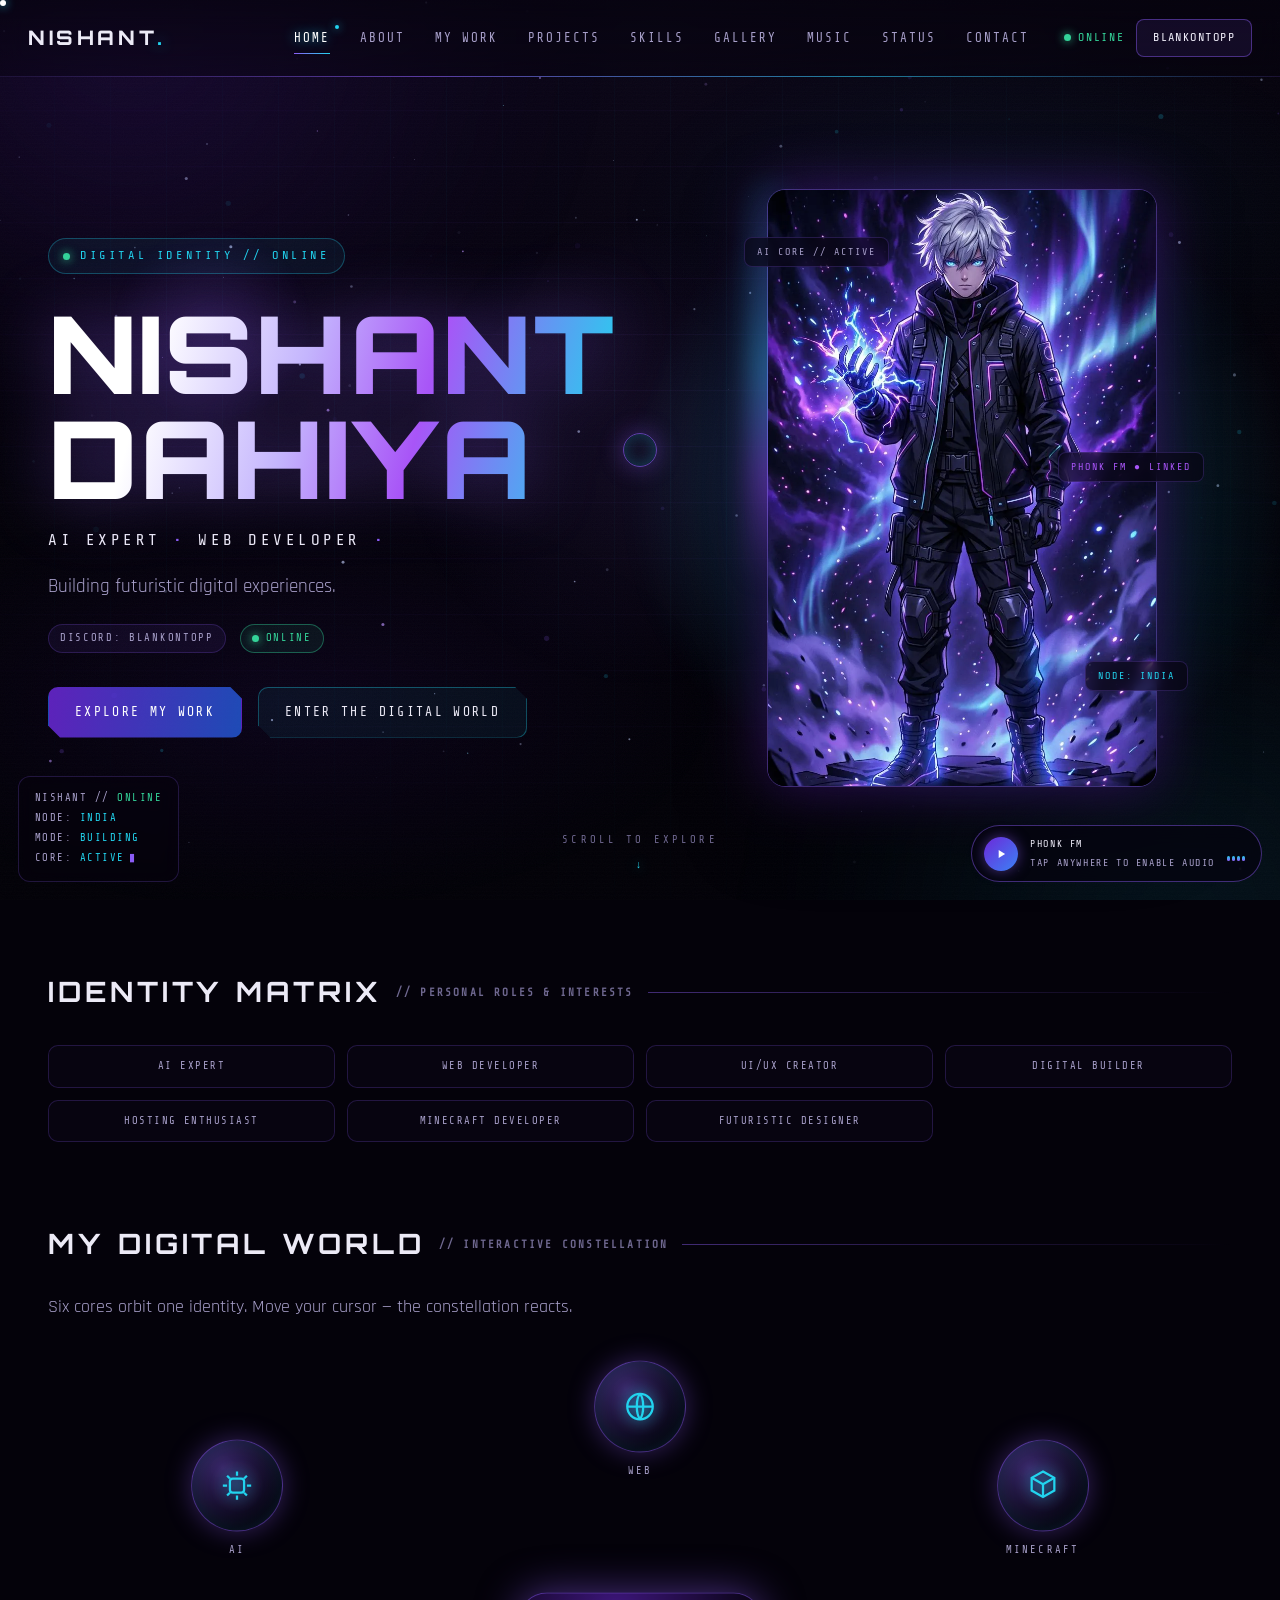
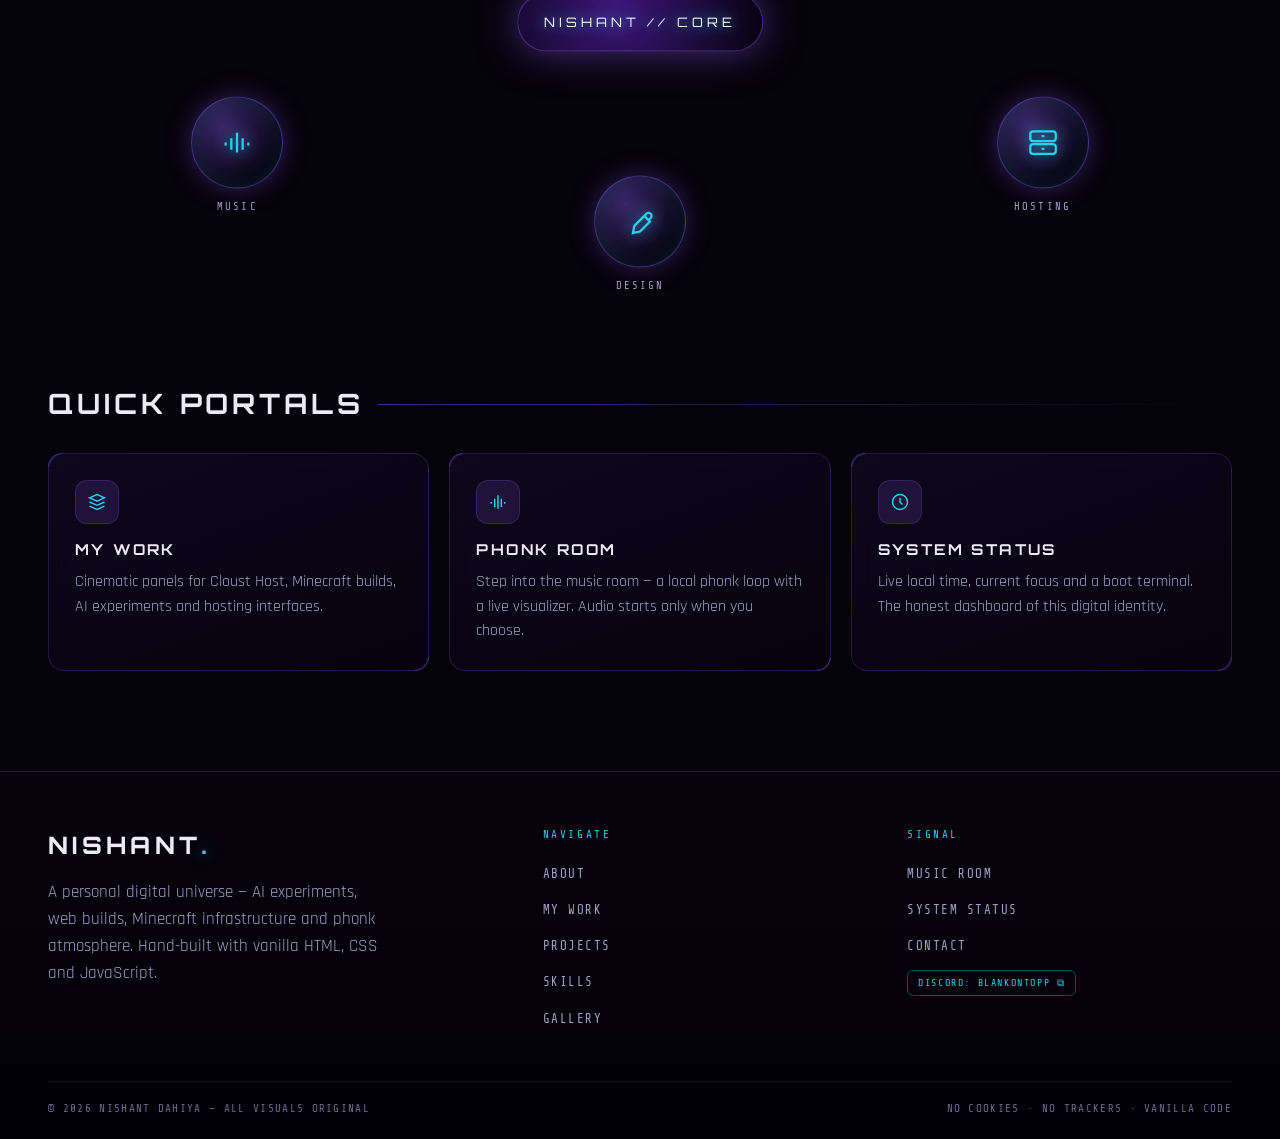
<file: index.html>
<!DOCTYPE html>
<html lang="en">
<head>
<meta charset="UTF-8">
<meta name="viewport" content="width=device-width, initial-scale=1.0">
<title>NISHANT DAHIYA — Futuristic Digital Identity</title>
<meta name="description" content="Personal digital universe of Nishant Dahiya — AI expert, web developer, UI/UX creator, Minecraft developer and hosting enthusiast. Building futuristic digital experiences. Discord: BLANKONTOPP">
<meta property="og:title" content="NISHANT DAHIYA — Futuristic Digital Identity">
<meta property="og:description" content="A personal digital universe: AI, web development, Minecraft infrastructure, hosting and phonk atmosphere. Discord: BLANKONTOPP">
<meta property="og:type" content="website">
<meta property="og:url" content="./index.html">
<meta property="og:image" content="hero-character.jpg">
<meta name="theme-color" content="#04020a">
<link rel="icon" href="data:image/svg+xml,%3Csvg xmlns='http://www.w3.org/2000/svg' viewBox='0 0 64 64'%3E%3Crect width='64' height='64' rx='14' fill='%2304020a'/%3E%3Ctext x='32' y='45' font-family='monospace' font-size='36' text-anchor='middle' fill='%2322d3ee'%3EN%3C/text%3E%3C/svg%3E">
<link rel="preconnect" href="https://fonts.googleapis.com">
<link rel="preconnect" href="https://fonts.gstatic.com" crossorigin>
<link href="https://fonts.googleapis.com/css2?family=Orbitron:wght@500;700;900&family=Rajdhani:wght@400;500;600;700&family=Share+Tech+Mono&display=swap" rel="stylesheet">
<link rel="stylesheet" href="style.css">
</head>
<body data-page="home" data-hud>

<div id="boot" role="status" aria-label="Loading site">
  <div class="boot-logo">NISHANT<b>.</b></div>
  <div class="boot-bar"><i></i></div>
  <div class="boot-log">
    <span>INITIALIZING DIGITAL IDENTITY</span>
    <span>LOADING VISUAL CORE</span>
    <span>CONNECTING</span>
    <span>READY</span>
  </div>
  <button class="boot-skip">SKIP BOOT →</button>
</div>

<div class="bg-system" aria-hidden="true">
  <canvas id="bg-canvas"></canvas>
  <div class="bg-aurora a1"></div><div class="bg-aurora a2"></div>
  <div class="bg-fog"></div>
  <div class="bg-grid"></div>
  <div class="bg-orb o1"></div><div class="bg-orb o2"></div>
  <div class="bg-scan"></div><div class="bg-grain"></div>
</div>

<div id="cursor-dot" aria-hidden="true"></div>
<div id="cursor-glow" aria-hidden="true"></div>
<div id="page-fx" aria-hidden="true"></div>

<header id="nav">
  <div class="nav-inner">
    <a class="logo" href="index.html" data-nav aria-label="NISHANT — home">NISHANT<i>.</i></a>
    <nav aria-label="Primary">
      <ul class="nav-links" id="nav-links">
        <li><a href="index.html" data-nav aria-current="page">HOME</a></li>
        <li><a href="about.html" data-nav>ABOUT</a></li>
        <li><a href="works.html" data-nav>MY WORK</a></li>
        <li><a href="projects.html" data-nav>PROJECTS</a></li>
        <li><a href="skills.html" data-nav>SKILLS</a></li>
        <li><a href="gallery.html" data-nav>GALLERY</a></li>
        <li><a href="music.html" data-nav>MUSIC</a></li>
        <li><a href="status.html" data-nav>STATUS</a></li>
        <li><a href="contact.html" data-nav>CONTACT</a></li>
      </ul>
    </nav>
    <div class="nav-right">
      <span class="nav-status"><span class="dot"></span> ONLINE</span>
      <button class="nav-discord" data-copy="BLANKONTOPP" title="Copy my Discord username">BLANKONTOPP</button>
      <button class="nav-burger" aria-label="Open menu" aria-expanded="false" aria-controls="nav-links"><span></span><span></span><span></span></button>
    </div>
  </div>
</header>

<main>
  <!-- ============ HERO ============ -->
  <section class="hero">
    <div class="container hero-grid">
      <div>
        <span class="hero-tag"><span class="dot"></span> DIGITAL IDENTITY // ONLINE</span>
        <h1 class="hero-name glitch" data-text="NISHANT DAHIYA">NISHANT DAHIYA</h1>
        <p class="hero-roles">AI EXPERT <span class="sep">•</span> WEB DEVELOPER <span class="sep">•</span> <span class="rot">DIGITAL BUILDER</span></p>
        <p class="hero-line">Building futuristic digital experiences.</p>
        <div class="hero-meta">
          <span class="chip">DISCORD: BLANKONTOPP</span>
          <span class="chip ok"><span class="dot"></span> ONLINE</span>
        </div>
        <div class="hero-cta">
          <a class="btn btn-primary" href="works.html" data-nav data-magnetic>EXPLORE MY WORK</a>
          <a class="btn btn-ghost" href="gallery.html" data-nav data-magnetic>ENTER THE DIGITAL WORLD</a>
        </div>
      </div>
      <div class="hero-visual">
        <div class="hero-aura" aria-hidden="true"></div>
        <div class="hero-frame">
          <img src="hero-character.webp" alt="Original anime-inspired character with silver hair and blue-purple energy, representing Nishant Dahiya's digital identity" fetchpriority="high">
          <span class="hero-shard s1">AI CORE // ACTIVE</span>
          <span class="hero-shard s2">NODE: INDIA</span>
          <span class="hero-shard s3">PHONK FM ● LINKED</span>
        </div>
      </div>
    </div>
    <div class="hero-scroll" aria-hidden="true">SCROLL TO EXPLORE <i>↓</i></div>
  </section>

  <!-- ============ IDENTITY STRIP ============ -->
  <section class="container" style="padding-top:70px">
    <h2 class="section-title reveal">IDENTITY MATRIX <small>// personal roles &amp; interests</small></h2>
    <div class="id-strip reveal" data-delay="1">
      <div>AI EXPERT</div>
      <div>WEB DEVELOPER</div>
      <div>UI/UX CREATOR</div>
      <div>DIGITAL BUILDER</div>
      <div>HOSTING ENTHUSIAST</div>
      <div>MINECRAFT DEVELOPER</div>
      <div>FUTURISTIC DESIGNER</div>
    </div>
  </section>

  <!-- ============ MY DIGITAL WORLD ============ -->
  <section class="container" style="padding-top:80px">
    <h2 class="section-title reveal">MY DIGITAL WORLD <small>// interactive constellation</small></h2>
    <p class="page-sub reveal" data-delay="1" style="margin-bottom:20px">Six cores orbit one identity. Move your cursor — the constellation reacts.</p>
    <div class="world reveal" data-delay="2" id="world">
      <svg class="world-svg" aria-hidden="true">
        <defs>
          <linearGradient id="wgrad" x1="0" y1="0" x2="1" y2="1">
            <stop offset="0" stop-color="#8b5cf6"/><stop offset="1" stop-color="#22d3ee"/>
          </linearGradient>
        </defs>
      </svg>
      <div class="world-core">NISHANT // CORE</div>
      <div class="world-node" style="left:16%;top:28%">
        <div class="orb"><svg viewBox="0 0 24 24"><rect x="7" y="7" width="10" height="10" rx="2"/><path d="M12 2v3M12 19v3M2 12h3M19 12h3M5 5l2 2M17 17l2 2M19 5l-2 2M7 17l-2 2"/></svg></div>
        <span>AI</span>
      </div>
      <div class="world-node" style="left:50%;top:14%">
        <div class="orb"><svg viewBox="0 0 24 24"><circle cx="12" cy="12" r="9"/><path d="M3 12h18M12 3c3 3.5 3 14 0 18M12 3c-3 3.5-3 14 0 18"/></svg></div>
        <span>WEB</span>
      </div>
      <div class="world-node" style="left:84%;top:28%">
        <div class="orb"><svg viewBox="0 0 24 24"><path d="M12 2l8 4.5v9L12 20l-8-4.5v-9L12 2z"/><path d="M12 11l8-4.5M12 11L4 6.5M12 11v9"/></svg></div>
        <span>MINECRAFT</span>
      </div>
      <div class="world-node" style="left:84%;top:74%">
        <div class="orb"><svg viewBox="0 0 24 24"><rect x="3" y="4" width="18" height="7" rx="2"/><rect x="3" y="13" width="18" height="7" rx="2"/><path d="M7 7.5h.01M7 16.5h.01M11 7.5h2M11 16.5h2"/></svg></div>
        <span>HOSTING</span>
      </div>
      <div class="world-node" style="left:50%;top:88%">
        <div class="orb"><svg viewBox="0 0 24 24"><path d="M12 19l7-7-4-4-7 7-1 5 5-1z"/><path d="M15 8l1.5-1.5a2.1 2.1 0 013 3L18 11"/></svg></div>
        <span>DESIGN</span>
      </div>
      <div class="world-node" style="left:16%;top:74%">
        <div class="orb"><svg viewBox="0 0 24 24"><path d="M4 12v2M8 9v8M12 5v14M16 9v8M20 12v2"/></svg></div>
        <span>MUSIC</span>
      </div>
    </div>
  </section>

  <!-- ============ QUICK PORTALS ============ -->
  <section class="container" style="padding-top:80px;padding-bottom:40px">
    <h2 class="section-title reveal">QUICK PORTALS</h2>
    <div class="home-cards">
      <a class="glass home-card reveal" data-delay="1" href="works.html" data-nav data-tilt>
        <div class="ico"><svg viewBox="0 0 24 24"><path d="M3 7l9-4 9 4-9 4-9-4z"/><path d="M3 12l9 4 9-4M3 17l9 4 9-4"/></svg></div>
        <h3>MY WORK</h3>
        <p>Cinematic panels for Cloust Host, Minecraft builds, AI experiments and hosting interfaces.</p>
      </a>
      <a class="glass home-card reveal" data-delay="2" href="music.html" data-nav data-tilt>
        <div class="ico"><svg viewBox="0 0 24 24"><path d="M4 12v2M8 8v10M12 4v16M16 8v10M20 12v2"/></svg></div>
        <h3>PHONK ROOM</h3>
        <p>Step into the music room — a local phonk loop with a live visualizer. Audio starts only when you choose.</p>
      </a>
      <a class="glass home-card reveal" data-delay="3" href="status.html" data-nav data-tilt>
        <div class="ico"><svg viewBox="0 0 24 24"><circle cx="12" cy="12" r="9"/><path d="M12 7v5l3 3"/></svg></div>
        <h3>SYSTEM STATUS</h3>
        <p>Live local time, current focus and a boot terminal. The honest dashboard of this digital identity.</p>
      </a>
    </div>
  </section>
</main>

<div class="hud" aria-hidden="true">NISHANT // <span class="hud-ok">ONLINE</span><br>NODE: <b>INDIA</b><br>MODE: <b>BUILDING</b><br>CORE: <b>ACTIVE</b></div>

<footer>
  <div class="container">
    <div class="foot-grid">
      <div class="foot-brand">
        <a class="logo" href="index.html" data-nav>NISHANT<i>.</i></a>
        <p>A personal digital universe — AI experiments, web builds, Minecraft infrastructure and phonk atmosphere. Hand-built with vanilla HTML, CSS and JavaScript.</p>
      </div>
      <div>
        <div class="foot-h">Navigate</div>
        <ul class="foot-links">
          <li><a href="about.html" data-nav>ABOUT</a></li>
          <li><a href="works.html" data-nav>MY WORK</a></li>
          <li><a href="projects.html" data-nav>PROJECTS</a></li>
          <li><a href="skills.html" data-nav>SKILLS</a></li>
          <li><a href="gallery.html" data-nav>GALLERY</a></li>
        </ul>
      </div>
      <div>
        <div class="foot-h">Signal</div>
        <ul class="foot-links">
          <li><a href="music.html" data-nav>MUSIC ROOM</a></li>
          <li><a href="status.html" data-nav>SYSTEM STATUS</a></li>
          <li><a href="contact.html" data-nav>CONTACT</a></li>
          <li><button class="copy-btn" data-copy="BLANKONTOPP">DISCORD: BLANKONTOPP ⧉</button></li>
        </ul>
      </div>
    </div>
    <div class="foot-bottom">
      <span>© 2026 NISHANT DAHIYA — ALL VISUALS ORIGINAL</span>
      <span>NO COOKIES · NO TRACKERS · VANILLA CODE</span>
    </div>
  </div>
</footer>

<script src="main.js"></script>
</body>
</html>
</file>
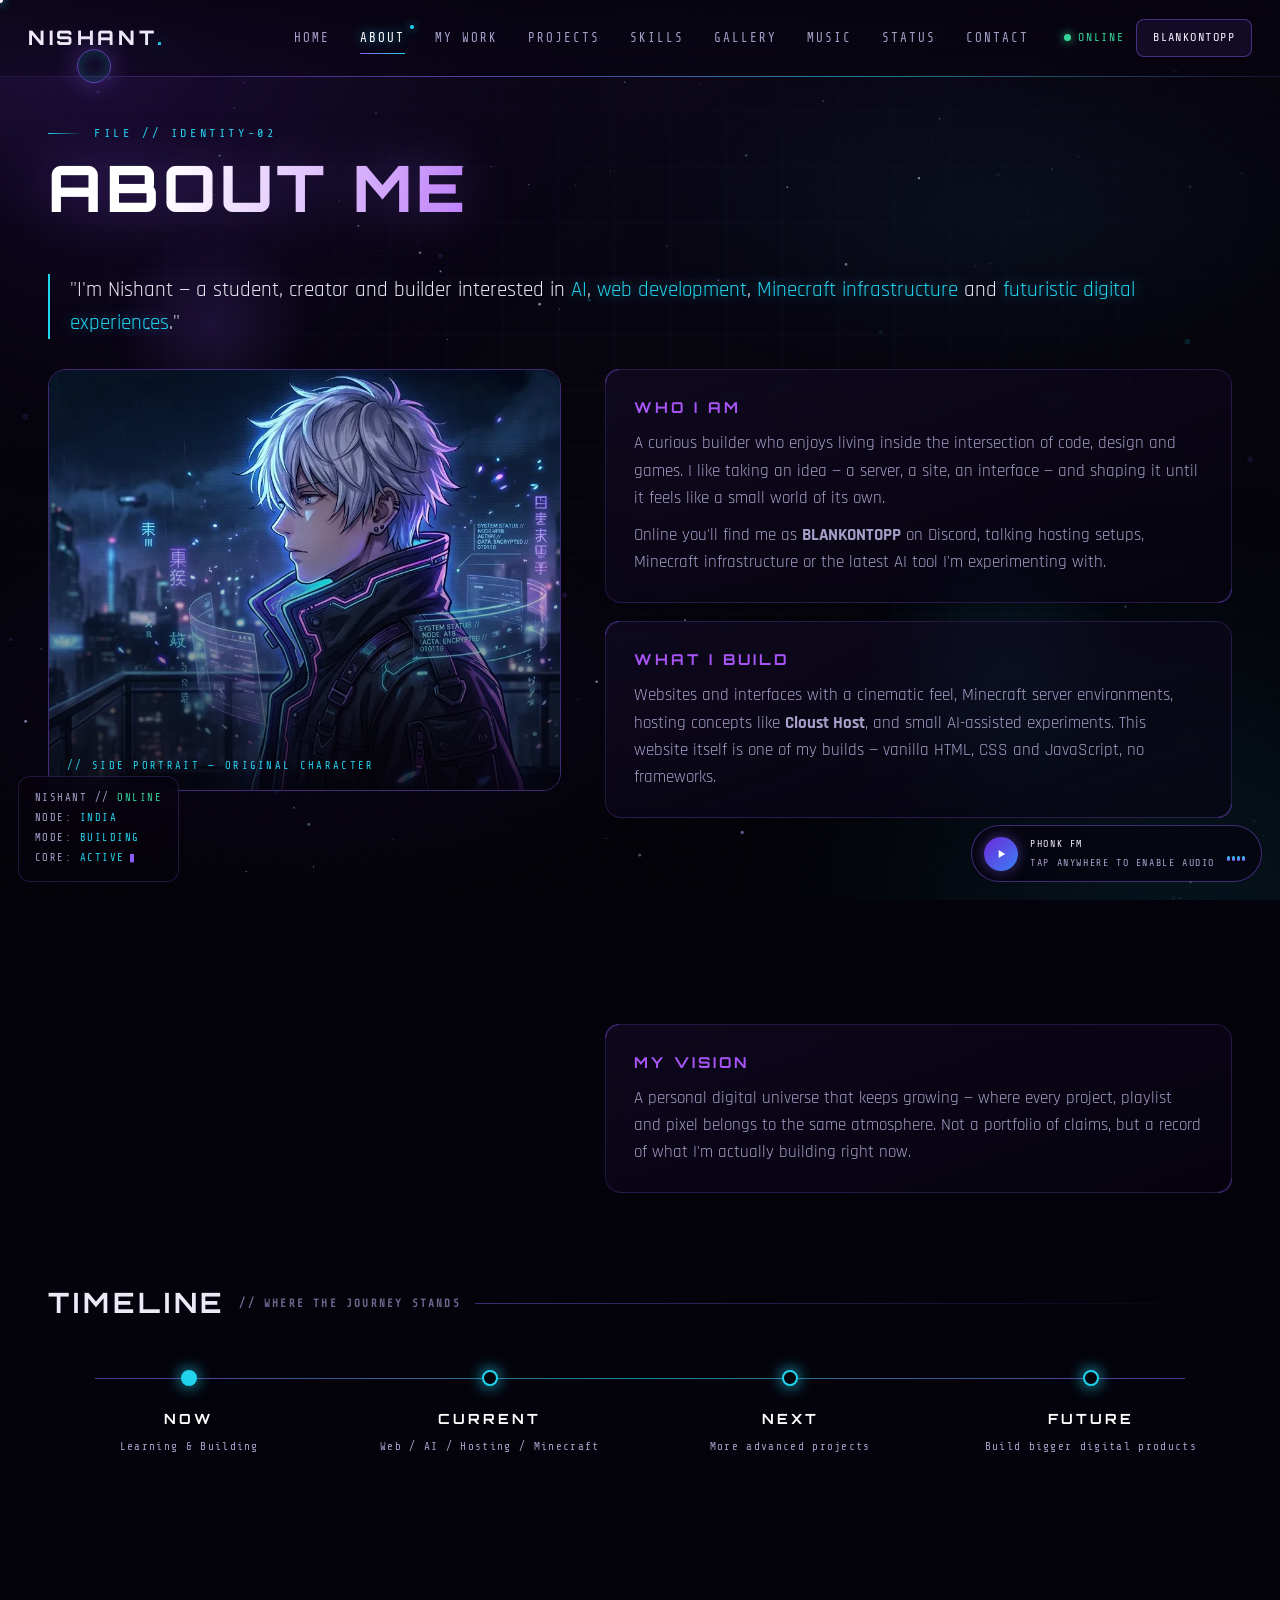
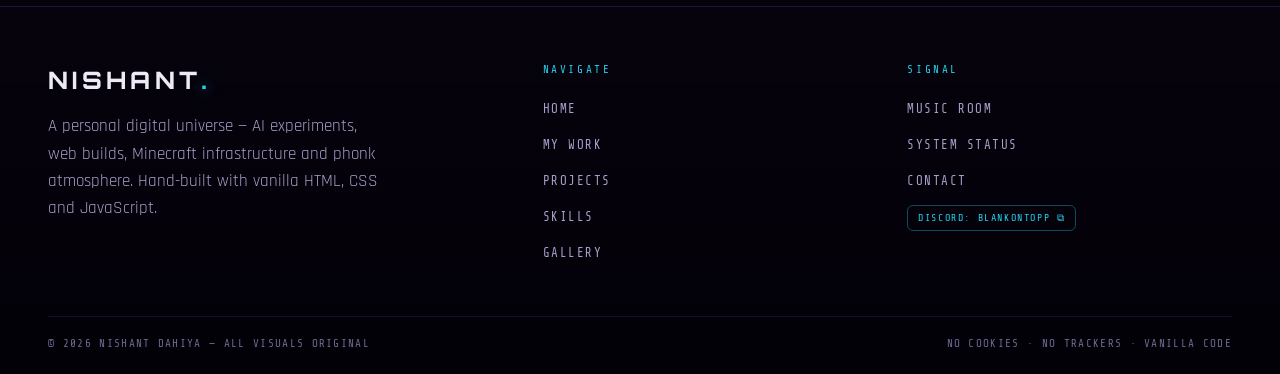
<file: about.html>
<!DOCTYPE html>
<html lang="en">
<head>
<meta charset="UTF-8">
<meta name="viewport" content="width=device-width, initial-scale=1.0">
<title>NISHANT DAHIYA — About Me</title>
<meta name="description" content="Who Nishant Dahiya is: a student, creator and builder interested in AI, web development, Minecraft infrastructure and futuristic digital experiences.">
<meta property="og:title" content="NISHANT DAHIYA — About Me">
<meta property="og:description" content="A student, creator and builder interested in AI, web development, Minecraft infrastructure and futuristic digital experiences.">
<meta property="og:type" content="website">
<meta property="og:url" content="./about.html">
<meta property="og:image" content="hero-character.jpg">
<meta name="theme-color" content="#04020a">
<link rel="icon" href="data:image/svg+xml,%3Csvg xmlns='http://www.w3.org/2000/svg' viewBox='0 0 64 64'%3E%3Crect width='64' height='64' rx='14' fill='%2304020a'/%3E%3Ctext x='32' y='45' font-family='monospace' font-size='36' text-anchor='middle' fill='%2322d3ee'%3EN%3C/text%3E%3C/svg%3E">
<link rel="preconnect" href="https://fonts.googleapis.com">
<link rel="preconnect" href="https://fonts.gstatic.com" crossorigin>
<link href="https://fonts.googleapis.com/css2?family=Orbitron:wght@500;700;900&family=Rajdhani:wght@400;500;600;700&family=Share+Tech+Mono&display=swap" rel="stylesheet">
<link rel="stylesheet" href="style.css">
</head>
<body data-page="about" data-hud>

<div id="boot" role="status" aria-label="Loading site">
  <div class="boot-logo">NISHANT<b>.</b></div>
  <div class="boot-bar"><i></i></div>
  <div class="boot-log">
    <span>INITIALIZING DIGITAL IDENTITY</span>
    <span>LOADING VISUAL CORE</span>
    <span>CONNECTING</span>
    <span>READY</span>
  </div>
  <button class="boot-skip">SKIP BOOT →</button>
</div>

<div class="bg-system" aria-hidden="true">
  <canvas id="bg-canvas"></canvas>
  <div class="bg-aurora a1"></div><div class="bg-aurora a2"></div>
  <div class="bg-fog"></div>
  <div class="bg-grid"></div>
  <div class="bg-orb o1"></div><div class="bg-orb o2"></div>
  <div class="bg-scan"></div><div class="bg-grain"></div>
</div>

<div id="cursor-dot" aria-hidden="true"></div>
<div id="cursor-glow" aria-hidden="true"></div>
<div id="page-fx" aria-hidden="true"></div>

<header id="nav">
  <div class="nav-inner">
    <a class="logo" href="index.html" data-nav aria-label="NISHANT — home">NISHANT<i>.</i></a>
    <nav aria-label="Primary">
      <ul class="nav-links" id="nav-links">
        <li><a href="index.html" data-nav>HOME</a></li>
        <li><a href="about.html" data-nav aria-current="page">ABOUT</a></li>
        <li><a href="works.html" data-nav>MY WORK</a></li>
        <li><a href="projects.html" data-nav>PROJECTS</a></li>
        <li><a href="skills.html" data-nav>SKILLS</a></li>
        <li><a href="gallery.html" data-nav>GALLERY</a></li>
        <li><a href="music.html" data-nav>MUSIC</a></li>
        <li><a href="status.html" data-nav>STATUS</a></li>
        <li><a href="contact.html" data-nav>CONTACT</a></li>
      </ul>
    </nav>
    <div class="nav-right">
      <span class="nav-status"><span class="dot"></span> ONLINE</span>
      <button class="nav-discord" data-copy="BLANKONTOPP" title="Copy my Discord username">BLANKONTOPP</button>
      <button class="nav-burger" aria-label="Open menu" aria-expanded="false" aria-controls="nav-links"><span></span><span></span><span></span></button>
    </div>
  </div>
</header>

<main class="page">
  <div class="container">
    <div class="page-head">
      <span class="page-kicker">FILE // IDENTITY-02</span>
      <h1 class="page-title glitch" data-text="ABOUT ME">ABOUT ME</h1>
    </div>

    <p class="about-quote reveal">"I'm Nishant — a student, creator and builder interested in <em>AI</em>, <em>web development</em>, <em>Minecraft infrastructure</em> and <em>futuristic digital experiences</em>."</p>

    <div class="about-grid">
      <figure class="about-portrait reveal">
        <img src="about-portrait.webp" alt="Original anime-inspired side portrait of a silver-haired character in a dark futuristic jacket among holographic panels" loading="lazy">
        <figcaption>// SIDE PORTRAIT — ORIGINAL CHARACTER</figcaption>
      </figure>
      <div>
        <div class="glass about-block reveal" data-delay="1">
          <h3>WHO I AM</h3>
          <p>A curious builder who enjoys living inside the intersection of code, design and games. I like taking an idea — a server, a site, an interface — and shaping it until it feels like a small world of its own.</p>
          <p>Online you'll find me as <strong>BLANKONTOPP</strong> on Discord, talking hosting setups, Minecraft infrastructure or the latest AI tool I'm experimenting with.</p>
        </div>
        <div class="glass about-block reveal" data-delay="2">
          <h3>WHAT I BUILD</h3>
          <p>Websites and interfaces with a cinematic feel, Minecraft server environments, hosting concepts like <strong>Cloust Host</strong>, and small AI-assisted experiments. This website itself is one of my builds — vanilla HTML, CSS and JavaScript, no frameworks.</p>
        </div>
        <div class="glass about-block reveal" data-delay="3">
          <h3>WHAT I'M LEARNING</h3>
          <p>Deeper JavaScript, better UI/UX motion, server management fundamentals and how to use AI tools responsibly as a creative partner rather than a shortcut. Every project here doubles as practice.</p>
        </div>
        <div class="glass about-block reveal" data-delay="4">
          <h3>MY VISION</h3>
          <p>A personal digital universe that keeps growing — where every project, playlist and pixel belongs to the same atmosphere. Not a portfolio of claims, but a record of what I'm actually building right now.</p>
        </div>
      </div>
    </div>

    <section style="margin-top:70px">
      <h2 class="section-title reveal">TIMELINE <small>// where the journey stands</small></h2>
      <div class="timeline reveal" data-delay="1">
        <div class="t-node now">
          <h4>NOW</h4>
          <p>Learning &amp; Building</p>
        </div>
        <div class="t-node">
          <h4>CURRENT</h4>
          <p>Web / AI / Hosting / Minecraft</p>
        </div>
        <div class="t-node">
          <h4>NEXT</h4>
          <p>More advanced projects</p>
        </div>
        <div class="t-node">
          <h4>FUTURE</h4>
          <p>Build bigger digital products</p>
        </div>
      </div>
    </section>
  </div>
</main>

<div class="hud" aria-hidden="true">NISHANT // <span class="hud-ok">ONLINE</span><br>NODE: <b>INDIA</b><br>MODE: <b>BUILDING</b><br>CORE: <b>ACTIVE</b></div>

<footer>
  <div class="container">
    <div class="foot-grid">
      <div class="foot-brand">
        <a class="logo" href="index.html" data-nav>NISHANT<i>.</i></a>
        <p>A personal digital universe — AI experiments, web builds, Minecraft infrastructure and phonk atmosphere. Hand-built with vanilla HTML, CSS and JavaScript.</p>
      </div>
      <div>
        <div class="foot-h">Navigate</div>
        <ul class="foot-links">
          <li><a href="index.html" data-nav>HOME</a></li>
          <li><a href="works.html" data-nav>MY WORK</a></li>
          <li><a href="projects.html" data-nav>PROJECTS</a></li>
          <li><a href="skills.html" data-nav>SKILLS</a></li>
          <li><a href="gallery.html" data-nav>GALLERY</a></li>
        </ul>
      </div>
      <div>
        <div class="foot-h">Signal</div>
        <ul class="foot-links">
          <li><a href="music.html" data-nav>MUSIC ROOM</a></li>
          <li><a href="status.html" data-nav>SYSTEM STATUS</a></li>
          <li><a href="contact.html" data-nav>CONTACT</a></li>
          <li><button class="copy-btn" data-copy="BLANKONTOPP">DISCORD: BLANKONTOPP ⧉</button></li>
        </ul>
      </div>
    </div>
    <div class="foot-bottom">
      <span>© 2026 NISHANT DAHIYA — ALL VISUALS ORIGINAL</span>
      <span>NO COOKIES · NO TRACKERS · VANILLA CODE</span>
    </div>
  </div>
</footer>

<script src="main.js"></script>
</body>
</html>
</file>
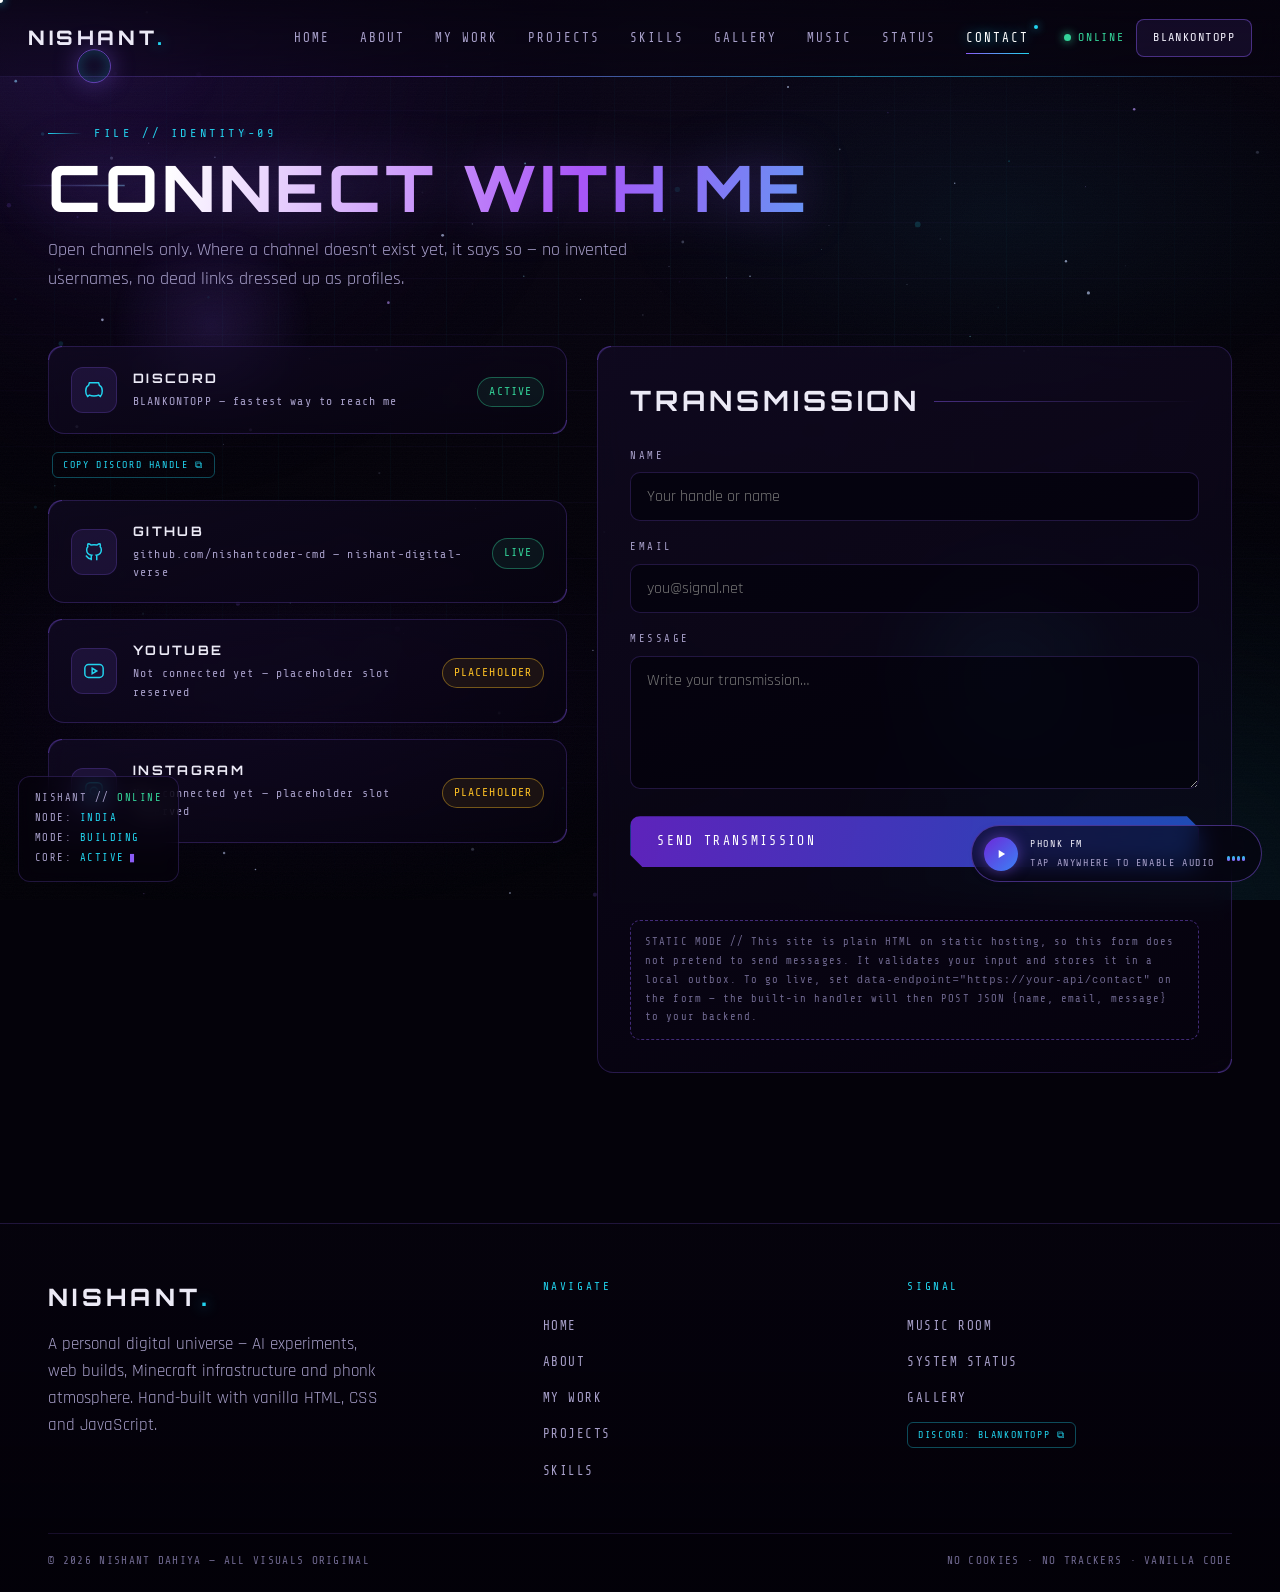
<file: contact.html>
<!DOCTYPE html>
<html lang="en">
<head>
<meta charset="UTF-8">
<meta name="viewport" content="width=device-width, initial-scale=1.0">
<title>NISHANT DAHIYA — Contact</title>
<meta name="description" content="Connect with Nishant Dahiya: Discord BLANKONTOPP and future channels. A backend-ready transmission form for a static site.">
<meta property="og:title" content="NISHANT DAHIYA — Contact">
<meta property="og:description" content="Open a channel to the digital universe: Discord handle, placeholder channels and a transmission form ready for backend integration.">
<meta property="og:type" content="website">
<meta property="og:url" content="./contact.html">
<meta property="og:image" content="hero-character.jpg">
<meta name="theme-color" content="#04020a">
<link rel="icon" href="data:image/svg+xml,%3Csvg xmlns='http://www.w3.org/2000/svg' viewBox='0 0 64 64'%3E%3Crect width='64' height='64' rx='14' fill='%2304020a'/%3E%3Ctext x='32' y='45' font-family='monospace' font-size='36' text-anchor='middle' fill='%2322d3ee'%3EN%3C/text%3E%3C/svg%3E">
<link rel="preconnect" href="https://fonts.googleapis.com">
<link rel="preconnect" href="https://fonts.gstatic.com" crossorigin>
<link href="https://fonts.googleapis.com/css2?family=Orbitron:wght@500;700;900&family=Rajdhani:wght@400;500;600;700&family=Share+Tech+Mono&display=swap" rel="stylesheet">
<link rel="stylesheet" href="style.css">
</head>
<body data-page="contact" data-hud>

<div id="boot" role="status" aria-label="Loading site">
  <div class="boot-logo">NISHANT<b>.</b></div>
  <div class="boot-bar"><i></i></div>
  <div class="boot-log">
    <span>INITIALIZING DIGITAL IDENTITY</span>
    <span>LOADING VISUAL CORE</span>
    <span>CONNECTING</span>
    <span>READY</span>
  </div>
  <button class="boot-skip">SKIP BOOT →</button>
</div>

<div class="bg-system" aria-hidden="true">
  <canvas id="bg-canvas"></canvas>
  <div class="bg-aurora a1"></div><div class="bg-aurora a2"></div>
  <div class="bg-fog"></div>
  <div class="bg-grid"></div>
  <div class="bg-orb o1"></div><div class="bg-orb o2"></div>
  <div class="bg-scan"></div><div class="bg-grain"></div>
</div>

<div id="cursor-dot" aria-hidden="true"></div>
<div id="cursor-glow" aria-hidden="true"></div>
<div id="page-fx" aria-hidden="true"></div>

<header id="nav">
  <div class="nav-inner">
    <a class="logo" href="index.html" data-nav aria-label="NISHANT — home">NISHANT<i>.</i></a>
    <nav aria-label="Primary">
      <ul class="nav-links" id="nav-links">
        <li><a href="index.html" data-nav>HOME</a></li>
        <li><a href="about.html" data-nav>ABOUT</a></li>
        <li><a href="works.html" data-nav>MY WORK</a></li>
        <li><a href="projects.html" data-nav>PROJECTS</a></li>
        <li><a href="skills.html" data-nav>SKILLS</a></li>
        <li><a href="gallery.html" data-nav>GALLERY</a></li>
        <li><a href="music.html" data-nav>MUSIC</a></li>
        <li><a href="status.html" data-nav>STATUS</a></li>
        <li><a href="contact.html" data-nav aria-current="page">CONTACT</a></li>
      </ul>
    </nav>
    <div class="nav-right">
      <span class="nav-status"><span class="dot"></span> ONLINE</span>
      <button class="nav-discord" data-copy="BLANKONTOPP" title="Copy my Discord username">BLANKONTOPP</button>
      <button class="nav-burger" aria-label="Open menu" aria-expanded="false" aria-controls="nav-links"><span></span><span></span><span></span></button>
    </div>
  </div>
</header>

<main class="page">
  <div class="container">
    <div class="page-head">
      <span class="page-kicker">FILE // IDENTITY-09</span>
      <h1 class="page-title glitch" data-text="CONNECT WITH ME">CONNECT WITH ME</h1>
      <p class="page-sub">Open channels only. Where a channel doesn't exist yet, it says so — no invented usernames, no dead links dressed up as profiles.</p>
    </div>

    <div class="contact-grid">
      <div>
        <div class="glass channel reveal">
          <div class="c-ico"><svg viewBox="0 0 24 24"><path d="M8 12h.01M12 12h.01M16 12h.01"/><path d="M7 4h10l1 3c2 1 3 3 3 6 0 3-1 5-2 6l-2-1.5c-1.5.8-3.2 1-5 1s-3.5-.2-5-1L5 19c-1-1-2-3-2-6 0-3 1-5 3-6l1-3z"/></svg></div>
          <div>
            <b>DISCORD</b>
            <span>BLANKONTOPP — fastest way to reach me</span>
          </div>
          <span class="c-state chip ok">ACTIVE</span>
        </div>
        <button class="copy-btn reveal" data-copy="BLANKONTOPP" data-delay="1" style="margin:0 0 22px 4px">COPY DISCORD HANDLE ⧉</button>

        <a class="glass channel reveal" data-delay="1" href="https://github.com/nishantcoder-cmd" target="_blank" rel="noopener">
          <div class="c-ico"><svg viewBox="0 0 24 24"><path d="M9 19c-4 1.5-4-2.5-6-3m12 5v-3.5c0-1 .1-1.4-.5-2 2.8-.3 5.5-1.4 5.5-6a4.6 4.6 0 00-1.3-3.2 4.2 4.2 0 00-.1-3.2s-1.1-.3-3.5 1.3a12 12 0 00-6.2 0C6.5 2.8 5.4 3.1 5.4 3.1a4.2 4.2 0 00-.1 3.2A4.6 4.6 0 004 9.5c0 4.6 2.7 5.7 5.5 6-.6.6-.6 1.2-.5 2V21"/></svg></div>
          <div>
            <b>GITHUB</b>
            <span>github.com/nishantcoder-cmd — nishant-digital-verse</span>
          </div>
          <span class="c-state chip ok">LIVE</span>
        </a>

        <div class="glass channel reveal" data-delay="2">
          <div class="c-ico"><svg viewBox="0 0 24 24"><rect x="2" y="5" width="20" height="14" rx="4"/><path d="M10 9l5 3-5 3V9z"/></svg></div>
          <div>
            <b>YOUTUBE</b>
            <span>Not connected yet — placeholder slot reserved</span>
          </div>
          <span class="c-state chip warn">PLACEHOLDER</span>
        </div>

        <div class="glass channel reveal" data-delay="3">
          <div class="c-ico"><svg viewBox="0 0 24 24"><rect x="3" y="3" width="18" height="18" rx="5"/><circle cx="12" cy="12" r="4"/><path d="M17.5 6.5h.01"/></svg></div>
          <div>
            <b>INSTAGRAM</b>
            <span>Not connected yet — placeholder slot reserved</span>
          </div>
          <span class="c-state chip warn">PLACEHOLDER</span>
        </div>
      </div>

      <form class="glass contact-form reveal" data-delay="2" id="contact-form" novalidate>
        <h2 class="section-title" style="margin-bottom:6px">TRANSMISSION</h2>
        <div class="field">
          <label for="cf-name">NAME</label>
          <input id="cf-name" name="name" type="text" autocomplete="name" placeholder="Your handle or name" required>
        </div>
        <div class="field">
          <label for="cf-email">EMAIL</label>
          <input id="cf-email" name="email" type="email" autocomplete="email" placeholder="you@signal.net" required>
        </div>
        <div class="field">
          <label for="cf-msg">MESSAGE</label>
          <textarea id="cf-msg" name="message" rows="5" placeholder="Write your transmission…" required></textarea>
        </div>
        <button class="btn btn-primary" type="submit" data-magnetic>SEND TRANSMISSION</button>
        <p class="form-status" id="form-status" role="status" aria-live="polite"></p>
        <p class="form-note">STATIC MODE // This site is plain HTML on static hosting, so this form does not pretend to send messages. It validates your input and stores it in a local outbox. To go live, set <code>data-endpoint="https://your-api/contact"</code> on the form — the built-in handler will then POST JSON {name, email, message} to your backend.</p>
      </form>
    </div>
  </div>
</main>

<div class="hud" aria-hidden="true">NISHANT // <span class="hud-ok">ONLINE</span><br>NODE: <b>INDIA</b><br>MODE: <b>BUILDING</b><br>CORE: <b>ACTIVE</b></div>

<footer>
  <div class="container">
    <div class="foot-grid">
      <div class="foot-brand">
        <a class="logo" href="index.html" data-nav>NISHANT<i>.</i></a>
        <p>A personal digital universe — AI experiments, web builds, Minecraft infrastructure and phonk atmosphere. Hand-built with vanilla HTML, CSS and JavaScript.</p>
      </div>
      <div>
        <div class="foot-h">Navigate</div>
        <ul class="foot-links">
          <li><a href="index.html" data-nav>HOME</a></li>
          <li><a href="about.html" data-nav>ABOUT</a></li>
          <li><a href="works.html" data-nav>MY WORK</a></li>
          <li><a href="projects.html" data-nav>PROJECTS</a></li>
          <li><a href="skills.html" data-nav>SKILLS</a></li>
        </ul>
      </div>
      <div>
        <div class="foot-h">Signal</div>
        <ul class="foot-links">
          <li><a href="music.html" data-nav>MUSIC ROOM</a></li>
          <li><a href="status.html" data-nav>SYSTEM STATUS</a></li>
          <li><a href="gallery.html" data-nav>GALLERY</a></li>
          <li><button class="copy-btn" data-copy="BLANKONTOPP">DISCORD: BLANKONTOPP ⧉</button></li>
        </ul>
      </div>
    </div>
    <div class="foot-bottom">
      <span>© 2026 NISHANT DAHIYA — ALL VISUALS ORIGINAL</span>
      <span>NO COOKIES · NO TRACKERS · VANILLA CODE</span>
    </div>
  </div>
</footer>

<script src="main.js"></script>
</body>
</html>
</file>
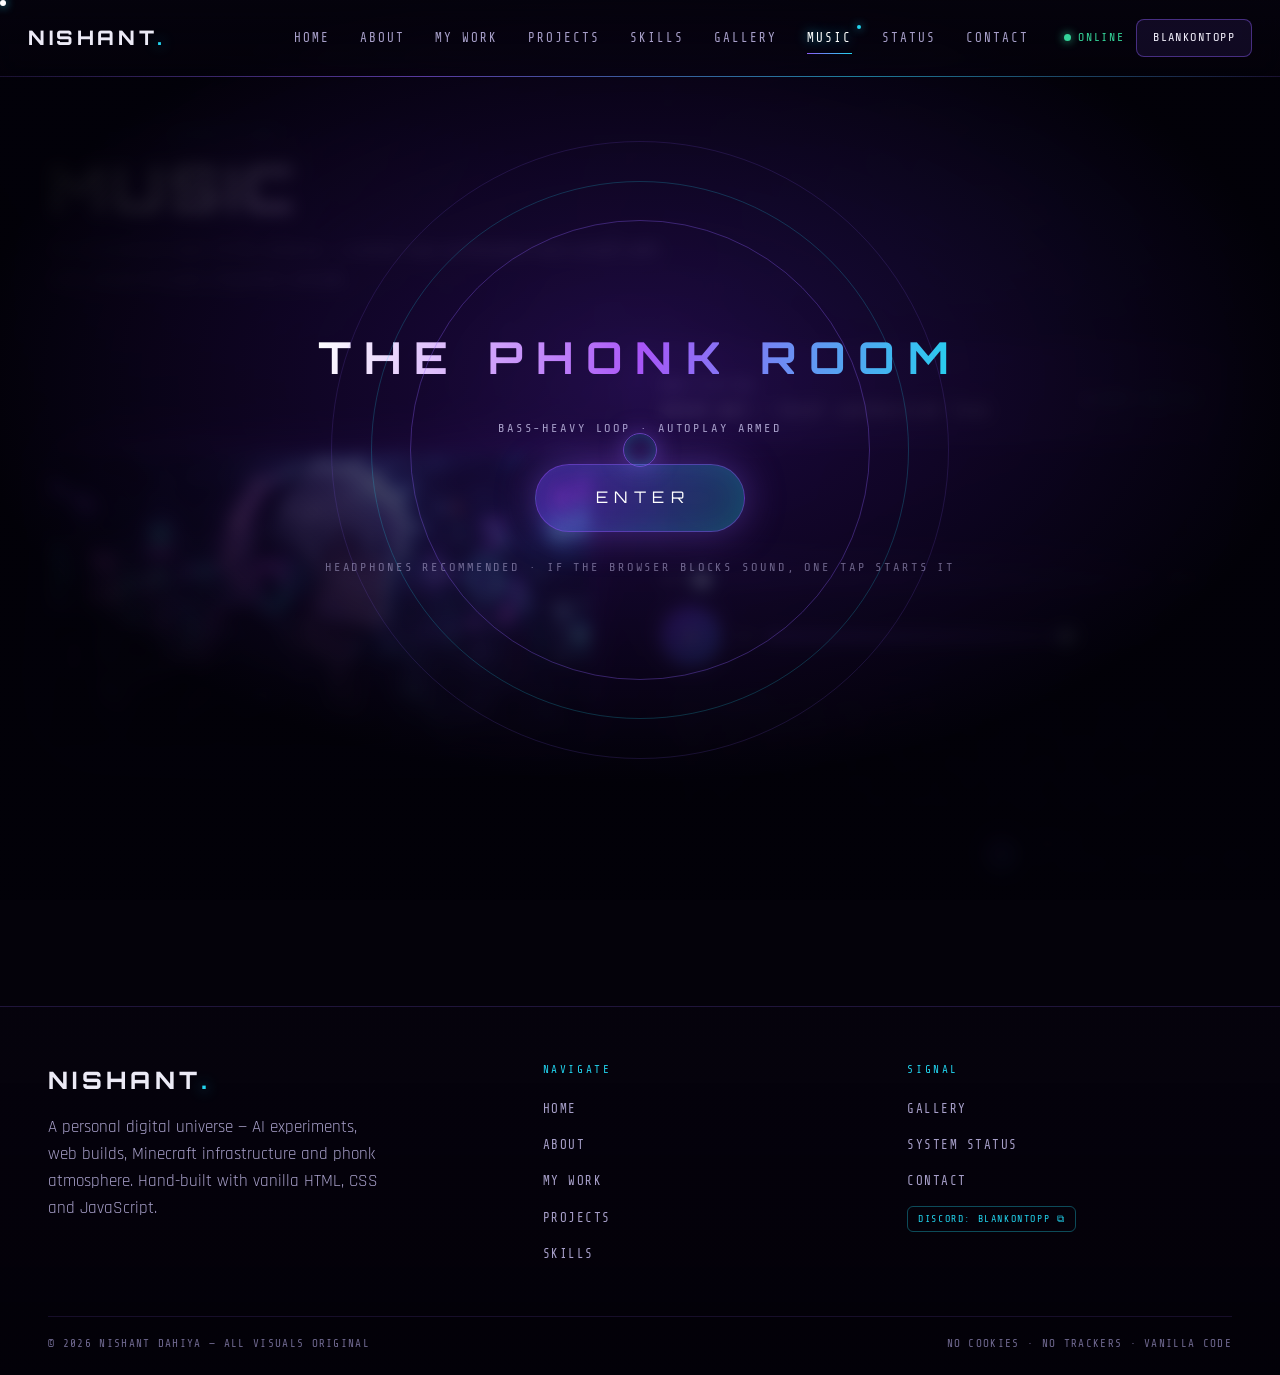
<file: music.html>
<!DOCTYPE html>
<html lang="en">
<head>
<meta charset="UTF-8">
<meta name="viewport" content="width=device-width, initial-scale=1.0">
<title>NISHANT DAHIYA — Music</title>
<meta name="description" content="The phonk room of Nishant Dahiya's digital universe. A local synthesized phonk loop with a futuristic player and live visualizer — audio starts only after you press ENTER.">
<meta property="og:title" content="NISHANT DAHIYA — Music">
<meta property="og:description" content="Enter the phonk room: cinematic lighting, live visualizer and a local audio loop. No autoplay — you choose when the sound starts.">
<meta property="og:type" content="website">
<meta property="og:url" content="./music.html">
<meta property="og:image" content="hero-character.jpg">
<meta name="theme-color" content="#04020a">
<link rel="icon" href="data:image/svg+xml,%3Csvg xmlns='http://www.w3.org/2000/svg' viewBox='0 0 64 64'%3E%3Crect width='64' height='64' rx='14' fill='%2304020a'/%3E%3Ctext x='32' y='45' font-family='monospace' font-size='36' text-anchor='middle' fill='%2322d3ee'%3EN%3C/text%3E%3C/svg%3E">
<link rel="preconnect" href="https://fonts.googleapis.com">
<link rel="preconnect" href="https://fonts.gstatic.com" crossorigin>
<link href="https://fonts.googleapis.com/css2?family=Orbitron:wght@500;700;900&family=Rajdhani:wght@400;500;600;700&family=Share+Tech+Mono&display=swap" rel="stylesheet">
<link rel="stylesheet" href="style.css">
</head>
<body data-page="music">

<div id="boot" role="status" aria-label="Loading site">
  <div class="boot-logo">NISHANT<b>.</b></div>
  <div class="boot-bar"><i></i></div>
  <div class="boot-log">
    <span>INITIALIZING DIGITAL IDENTITY</span>
    <span>LOADING VISUAL CORE</span>
    <span>CONNECTING</span>
    <span>READY</span>
  </div>
  <button class="boot-skip">SKIP BOOT →</button>
</div>

<div class="bg-system" aria-hidden="true">
  <canvas id="bg-canvas"></canvas>
  <div class="bg-photo" style="background-image:url('nebula-bg.webp')"></div>
  <div class="bg-aurora a1"></div><div class="bg-aurora a2"></div>
  <div class="bg-fog"></div>
  <div class="bg-grid"></div>
  <div class="bg-scan"></div><div class="bg-grain"></div>
</div>

<div id="cursor-dot" aria-hidden="true"></div>
<div id="cursor-glow" aria-hidden="true"></div>
<div id="page-fx" aria-hidden="true"></div>

<header id="nav">
  <div class="nav-inner">
    <a class="logo" href="index.html" data-nav aria-label="NISHANT — home">NISHANT<i>.</i></a>
    <nav aria-label="Primary">
      <ul class="nav-links" id="nav-links">
        <li><a href="index.html" data-nav>HOME</a></li>
        <li><a href="about.html" data-nav>ABOUT</a></li>
        <li><a href="works.html" data-nav>MY WORK</a></li>
        <li><a href="projects.html" data-nav>PROJECTS</a></li>
        <li><a href="skills.html" data-nav>SKILLS</a></li>
        <li><a href="gallery.html" data-nav>GALLERY</a></li>
        <li><a href="music.html" data-nav aria-current="page">MUSIC</a></li>
        <li><a href="status.html" data-nav>STATUS</a></li>
        <li><a href="contact.html" data-nav>CONTACT</a></li>
      </ul>
    </nav>
    <div class="nav-right">
      <span class="nav-status"><span class="dot"></span> ONLINE</span>
      <button class="nav-discord" data-copy="BLANKONTOPP" title="Copy my Discord username">BLANKONTOPP</button>
      <button class="nav-burger" aria-label="Open menu" aria-expanded="false" aria-controls="nav-links"><span></span><span></span><span></span></button>
    </div>
  </div>
</header>

<!-- ============ ENTER GATE (no autoplay before this) ============ -->
<div class="music-gate" id="music-gate">
  <div class="gate-rings" aria-hidden="true"></div>
  <h1 class="gate-title">THE PHONK ROOM</h1>
  <p class="gate-sub">BASS-HEAVY LOOP · AUTOPLAY ARMED</p>
  <button class="gate-btn" id="gate-enter" data-magnetic>ENTER</button>
  <p class="gate-sub" style="opacity:.6">HEADPHONES RECOMMENDED · IF THE BROWSER BLOCKS SOUND, ONE TAP STARTS IT</p>
</div>

<main class="page">
  <div class="container">
    <div class="page-head">
      <span class="page-kicker">FILE // IDENTITY-07</span>
      <h1 class="page-title glitch" data-text="MUSIC">MUSIC</h1>
      <p class="page-sub">The atmosphere layer of the universe — a phonk loop synthesized from scratch with code, played through a futuristic console.</p>
    </div>

    <div class="music-room">
      <figure class="music-art reveal">
        <img src="music-headphones.webp" alt="Original anime character with glowing futuristic headphones in a dark neon room" loading="lazy">
      </figure>

      <section class="glass music-player reveal" data-delay="1" aria-label="Music player">
        <div class="mp-top">
          <div class="mp-now">
            <span>NOW PLAYING</span>
            <b>phonk.mp3 — local synthesized loop</b>
          </div>
          <span class="mp-live" id="mp-live"><span class="dot" style="background:#6f6890;box-shadow:none;animation:none"></span> AUDIO LINK IDLE</span>
        </div>

        <canvas class="mp-viz" id="mp-viz" aria-label="Audio visualizer" role="img"></canvas>

        <div class="mp-progress">
          <span id="mp-cur">00:00</span>
          <div class="mp-bar" id="mp-bar" role="slider" aria-label="Seek position" tabindex="0"><i></i></div>
          <span id="mp-dur">01:01</span>
        </div>

        <div class="mp-controls">
          <button class="mp-play" id="mp-play" aria-label="Play music">
            <svg viewBox="0 0 24 24" class="ic-play"><path d="M8 5v14l11-7z"/></svg>
            <svg viewBox="0 0 24 24" class="ic-pause" style="display:none"><path d="M6 5h4v14H6zM14 5h4v14h-4z"/></svg>
          </button>
          <div class="mp-vol">
            <svg viewBox="0 0 24 24" aria-hidden="true"><path d="M4 10v4h4l5 4V6l-5 4H4z"/><path d="M16 9a4 4 0 010 6M18.5 6.5a8 8 0 010 11"/></svg>
            <input type="range" id="mp-vol" min="0" max="100" value="70" aria-label="Volume">
          </div>
        </div>

        <p class="form-note">AUDIO PROTOCOL // The track is a local file (phonk.mp3) — a bass-heavy phonk loop synthesized from scratch in code: tuned 808s, a sustained sub layer and a low-shelf boost under 160 Hz. Autoplay is armed on every page; if the browser's policy blocks sound before your first tap/keypress, the mini player will say "TAP ANYWHERE TO ENABLE AUDIO" and start on that tap. It keeps playing as you browse other pages.</p>
      </section>
    </div>
  </div>
</main>

<footer>
  <div class="container">
    <div class="foot-grid">
      <div class="foot-brand">
        <a class="logo" href="index.html" data-nav>NISHANT<i>.</i></a>
        <p>A personal digital universe — AI experiments, web builds, Minecraft infrastructure and phonk atmosphere. Hand-built with vanilla HTML, CSS and JavaScript.</p>
      </div>
      <div>
        <div class="foot-h">Navigate</div>
        <ul class="foot-links">
          <li><a href="index.html" data-nav>HOME</a></li>
          <li><a href="about.html" data-nav>ABOUT</a></li>
          <li><a href="works.html" data-nav>MY WORK</a></li>
          <li><a href="projects.html" data-nav>PROJECTS</a></li>
          <li><a href="skills.html" data-nav>SKILLS</a></li>
        </ul>
      </div>
      <div>
        <div class="foot-h">Signal</div>
        <ul class="foot-links">
          <li><a href="gallery.html" data-nav>GALLERY</a></li>
          <li><a href="status.html" data-nav>SYSTEM STATUS</a></li>
          <li><a href="contact.html" data-nav>CONTACT</a></li>
          <li><button class="copy-btn" data-copy="BLANKONTOPP">DISCORD: BLANKONTOPP ⧉</button></li>
        </ul>
      </div>
    </div>
    <div class="foot-bottom">
      <span>© 2026 NISHANT DAHIYA — ALL VISUALS ORIGINAL</span>
      <span>NO COOKIES · NO TRACKERS · VANILLA CODE</span>
    </div>
  </div>
</footer>

<script src="main.js"></script>
</body>
</html>
</file>
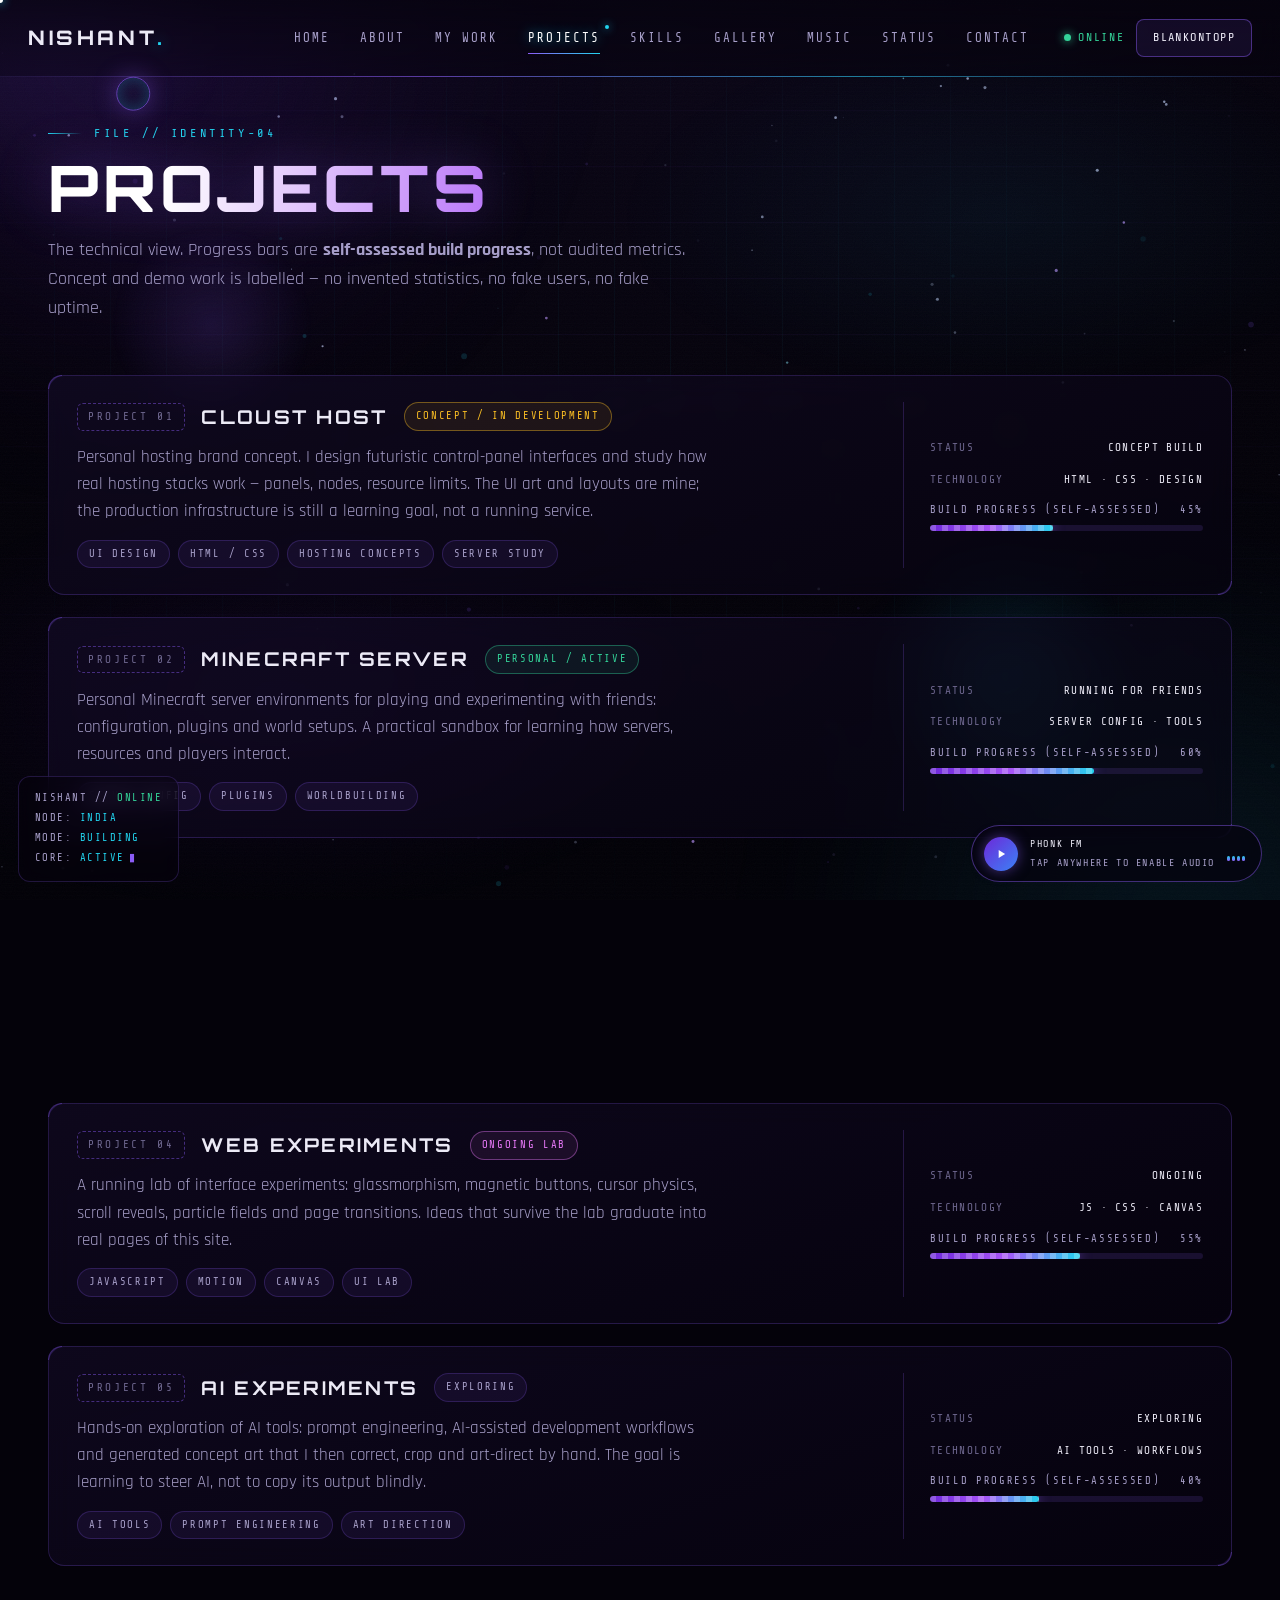
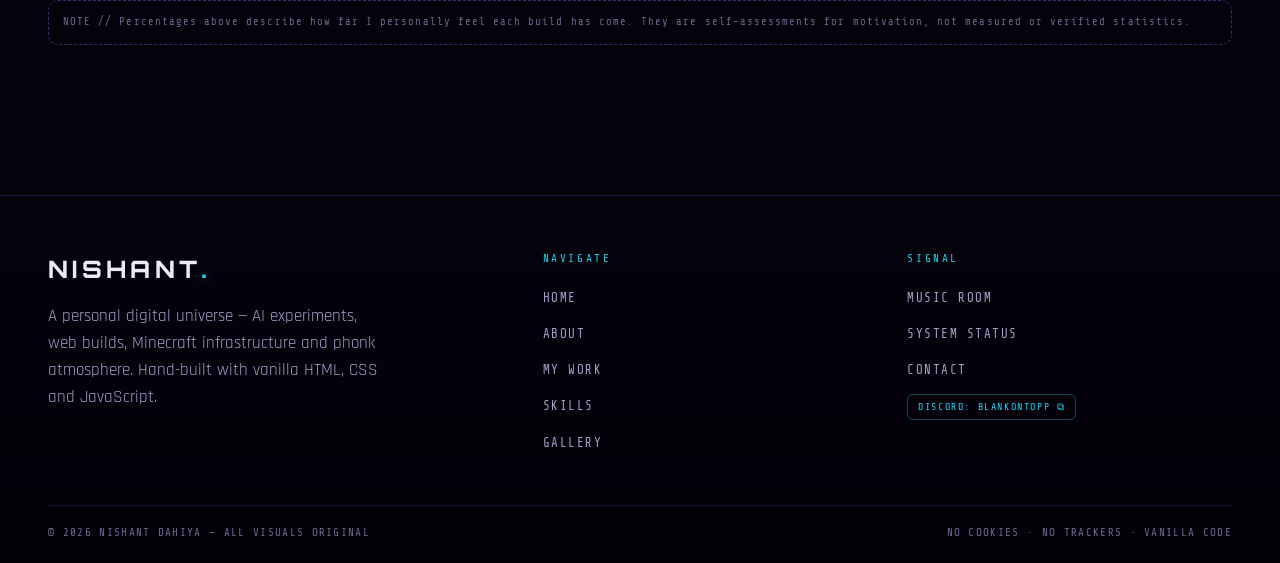
<file: projects.html>
<!DOCTYPE html>
<html lang="en">
<head>
<meta charset="UTF-8">
<meta name="viewport" content="width=device-width, initial-scale=1.0">
<title>NISHANT DAHIYA — Projects</title>
<meta name="description" content="Technical project dashboard of Nishant Dahiya: Cloust Host, Minecraft server, personal digital identity, web experiments and AI experiments — status, stack and self-assessed progress.">
<meta property="og:title" content="NISHANT DAHIYA — Projects">
<meta property="og:description" content="A technical dashboard of personal projects: status, technology and honest progress bars. Demo and concept work is clearly labelled.">
<meta property="og:type" content="website">
<meta property="og:url" content="./projects.html">
<meta property="og:image" content="hero-character.jpg">
<meta name="theme-color" content="#04020a">
<link rel="icon" href="data:image/svg+xml,%3Csvg xmlns='http://www.w3.org/2000/svg' viewBox='0 0 64 64'%3E%3Crect width='64' height='64' rx='14' fill='%2304020a'/%3E%3Ctext x='32' y='45' font-family='monospace' font-size='36' text-anchor='middle' fill='%2322d3ee'%3EN%3C/text%3E%3C/svg%3E">
<link rel="preconnect" href="https://fonts.googleapis.com">
<link rel="preconnect" href="https://fonts.gstatic.com" crossorigin>
<link href="https://fonts.googleapis.com/css2?family=Orbitron:wght@500;700;900&family=Rajdhani:wght@400;500;600;700&family=Share+Tech+Mono&display=swap" rel="stylesheet">
<link rel="stylesheet" href="style.css">
</head>
<body data-page="projects" data-hud>

<div id="boot" role="status" aria-label="Loading site">
  <div class="boot-logo">NISHANT<b>.</b></div>
  <div class="boot-bar"><i></i></div>
  <div class="boot-log">
    <span>INITIALIZING DIGITAL IDENTITY</span>
    <span>LOADING VISUAL CORE</span>
    <span>CONNECTING</span>
    <span>READY</span>
  </div>
  <button class="boot-skip">SKIP BOOT →</button>
</div>

<div class="bg-system" aria-hidden="true">
  <canvas id="bg-canvas"></canvas>
  <div class="bg-aurora a1"></div><div class="bg-aurora a2"></div>
  <div class="bg-fog"></div>
  <div class="bg-grid"></div>
  <div class="bg-orb o1"></div><div class="bg-orb o2"></div>
  <div class="bg-scan"></div><div class="bg-grain"></div>
</div>

<div id="cursor-dot" aria-hidden="true"></div>
<div id="cursor-glow" aria-hidden="true"></div>
<div id="page-fx" aria-hidden="true"></div>

<header id="nav">
  <div class="nav-inner">
    <a class="logo" href="index.html" data-nav aria-label="NISHANT — home">NISHANT<i>.</i></a>
    <nav aria-label="Primary">
      <ul class="nav-links" id="nav-links">
        <li><a href="index.html" data-nav>HOME</a></li>
        <li><a href="about.html" data-nav>ABOUT</a></li>
        <li><a href="works.html" data-nav>MY WORK</a></li>
        <li><a href="projects.html" data-nav aria-current="page">PROJECTS</a></li>
        <li><a href="skills.html" data-nav>SKILLS</a></li>
        <li><a href="gallery.html" data-nav>GALLERY</a></li>
        <li><a href="music.html" data-nav>MUSIC</a></li>
        <li><a href="status.html" data-nav>STATUS</a></li>
        <li><a href="contact.html" data-nav>CONTACT</a></li>
      </ul>
    </nav>
    <div class="nav-right">
      <span class="nav-status"><span class="dot"></span> ONLINE</span>
      <button class="nav-discord" data-copy="BLANKONTOPP" title="Copy my Discord username">BLANKONTOPP</button>
      <button class="nav-burger" aria-label="Open menu" aria-expanded="false" aria-controls="nav-links"><span></span><span></span><span></span></button>
    </div>
  </div>
</header>

<main class="page">
  <div class="container">
    <div class="page-head">
      <span class="page-kicker">FILE // IDENTITY-04</span>
      <h1 class="page-title glitch" data-text="PROJECTS">PROJECTS</h1>
      <p class="page-sub">The technical view. Progress bars are <strong>self-assessed build progress</strong>, not audited metrics. Concept and demo work is labelled — no invented statistics, no fake users, no fake uptime.</p>
    </div>

    <div class="proj-list">

      <article class="glass proj reveal" id="p1">
        <div>
          <div class="proj-head">
            <span class="proj-code">PROJECT 01</span>
            <h3>CLOUST HOST</h3>
            <span class="chip warn">CONCEPT / IN DEVELOPMENT</span>
          </div>
          <p>Personal hosting brand concept. I design futuristic control-panel interfaces and study how real hosting stacks work — panels, nodes, resource limits. The UI art and layouts are mine; the production infrastructure is still a learning goal, not a running service.</p>
          <div class="proj-tags"><span class="chip">UI DESIGN</span><span class="chip">HTML / CSS</span><span class="chip">HOSTING CONCEPTS</span><span class="chip">SERVER STUDY</span></div>
        </div>
        <div class="proj-side">
          <div class="kv"><b>STATUS</b><span>CONCEPT BUILD</span></div>
          <div class="kv"><b>TECHNOLOGY</b><span>HTML · CSS · DESIGN</span></div>
          <div>
            <div class="meter-row"><span>BUILD PROGRESS (SELF-ASSESSED)</span><span>45%</span></div>
            <div class="meter"><i data-level="45"></i></div>
          </div>
        </div>
      </article>

      <article class="glass proj reveal" id="p2">
        <div>
          <div class="proj-head">
            <span class="proj-code">PROJECT 02</span>
            <h3>MINECRAFT SERVER</h3>
            <span class="chip ok">PERSONAL / ACTIVE</span>
          </div>
          <p>Personal Minecraft server environments for playing and experimenting with friends: configuration, plugins and world setups. A practical sandbox for learning how servers, resources and players interact.</p>
          <div class="proj-tags"><span class="chip">SERVER CONFIG</span><span class="chip">PLUGINS</span><span class="chip">WORLDBUILDING</span></div>
        </div>
        <div class="proj-side">
          <div class="kv"><b>STATUS</b><span>RUNNING FOR FRIENDS</span></div>
          <div class="kv"><b>TECHNOLOGY</b><span>SERVER CONFIG · TOOLS</span></div>
          <div>
            <div class="meter-row"><span>BUILD PROGRESS (SELF-ASSESSED)</span><span>60%</span></div>
            <div class="meter"><i data-level="60"></i></div>
          </div>
        </div>
      </article>

      <article class="glass proj reveal" id="p3">
        <div>
          <div class="proj-head">
            <span class="proj-code">PROJECT 03</span>
            <h3>PERSONAL DIGITAL IDENTITY</h3>
            <span class="chip ok">ACTIVE — YOU ARE INSIDE IT</span>
          </div>
          <p>This website: a multi-page digital universe with a shared design system, canvas particle background, original anime-inspired character art, a synthesized phonk loop and zero frameworks. Every page you navigate is part of this project.</p>
          <div class="proj-tags"><span class="chip">HTML</span><span class="chip">CSS</span><span class="chip">VANILLA JS</span><span class="chip">CANVAS</span><span class="chip">WEB AUDIO</span></div>
        </div>
        <div class="proj-side">
          <div class="kv"><b>STATUS</b><span>LIVE (STATIC HOST)</span></div>
          <div class="kv"><b>TECHNOLOGY</b><span>HTML · CSS · JS</span></div>
          <div>
            <div class="meter-row"><span>BUILD PROGRESS (SELF-ASSESSED)</span><span>90%</span></div>
            <div class="meter"><i data-level="90"></i></div>
          </div>
        </div>
      </article>

      <article class="glass proj reveal" id="p4">
        <div>
          <div class="proj-head">
            <span class="proj-code">PROJECT 04</span>
            <h3>WEB EXPERIMENTS</h3>
            <span class="chip pink">ONGOING LAB</span>
          </div>
          <p>A running lab of interface experiments: glassmorphism, magnetic buttons, cursor physics, scroll reveals, particle fields and page transitions. Ideas that survive the lab graduate into real pages of this site.</p>
          <div class="proj-tags"><span class="chip">JAVASCRIPT</span><span class="chip">MOTION</span><span class="chip">CANVAS</span><span class="chip">UI LAB</span></div>
        </div>
        <div class="proj-side">
          <div class="kv"><b>STATUS</b><span>ONGOING</span></div>
          <div class="kv"><b>TECHNOLOGY</b><span>JS · CSS · CANVAS</span></div>
          <div>
            <div class="meter-row"><span>BUILD PROGRESS (SELF-ASSESSED)</span><span>55%</span></div>
            <div class="meter"><i data-level="55"></i></div>
          </div>
        </div>
      </article>

      <article class="glass proj reveal" id="p5">
        <div>
          <div class="proj-head">
            <span class="proj-code">PROJECT 05</span>
            <h3>AI EXPERIMENTS</h3>
            <span class="chip">EXPLORING</span>
          </div>
          <p>Hands-on exploration of AI tools: prompt engineering, AI-assisted development workflows and generated concept art that I then correct, crop and art-direct by hand. The goal is learning to steer AI, not to copy its output blindly.</p>
          <div class="proj-tags"><span class="chip">AI TOOLS</span><span class="chip">PROMPT ENGINEERING</span><span class="chip">ART DIRECTION</span></div>
        </div>
        <div class="proj-side">
          <div class="kv"><b>STATUS</b><span>EXPLORING</span></div>
          <div class="kv"><b>TECHNOLOGY</b><span>AI TOOLS · WORKFLOWS</span></div>
          <div>
            <div class="meter-row"><span>BUILD PROGRESS (SELF-ASSESSED)</span><span>40%</span></div>
            <div class="meter"><i data-level="40"></i></div>
          </div>
        </div>
      </article>

    </div>

    <p class="form-note reveal" style="margin-top:34px">NOTE // Percentages above describe how far I personally feel each build has come. They are self-assessments for motivation, not measured or verified statistics.</p>
  </div>
</main>

<div class="hud" aria-hidden="true">NISHANT // <span class="hud-ok">ONLINE</span><br>NODE: <b>INDIA</b><br>MODE: <b>BUILDING</b><br>CORE: <b>ACTIVE</b></div>

<footer>
  <div class="container">
    <div class="foot-grid">
      <div class="foot-brand">
        <a class="logo" href="index.html" data-nav>NISHANT<i>.</i></a>
        <p>A personal digital universe — AI experiments, web builds, Minecraft infrastructure and phonk atmosphere. Hand-built with vanilla HTML, CSS and JavaScript.</p>
      </div>
      <div>
        <div class="foot-h">Navigate</div>
        <ul class="foot-links">
          <li><a href="index.html" data-nav>HOME</a></li>
          <li><a href="about.html" data-nav>ABOUT</a></li>
          <li><a href="works.html" data-nav>MY WORK</a></li>
          <li><a href="skills.html" data-nav>SKILLS</a></li>
          <li><a href="gallery.html" data-nav>GALLERY</a></li>
        </ul>
      </div>
      <div>
        <div class="foot-h">Signal</div>
        <ul class="foot-links">
          <li><a href="music.html" data-nav>MUSIC ROOM</a></li>
          <li><a href="status.html" data-nav>SYSTEM STATUS</a></li>
          <li><a href="contact.html" data-nav>CONTACT</a></li>
          <li><button class="copy-btn" data-copy="BLANKONTOPP">DISCORD: BLANKONTOPP ⧉</button></li>
        </ul>
      </div>
    </div>
    <div class="foot-bottom">
      <span>© 2026 NISHANT DAHIYA — ALL VISUALS ORIGINAL</span>
      <span>NO COOKIES · NO TRACKERS · VANILLA CODE</span>
    </div>
  </div>
</footer>

<script src="main.js"></script>
</body>
</html>
</file>
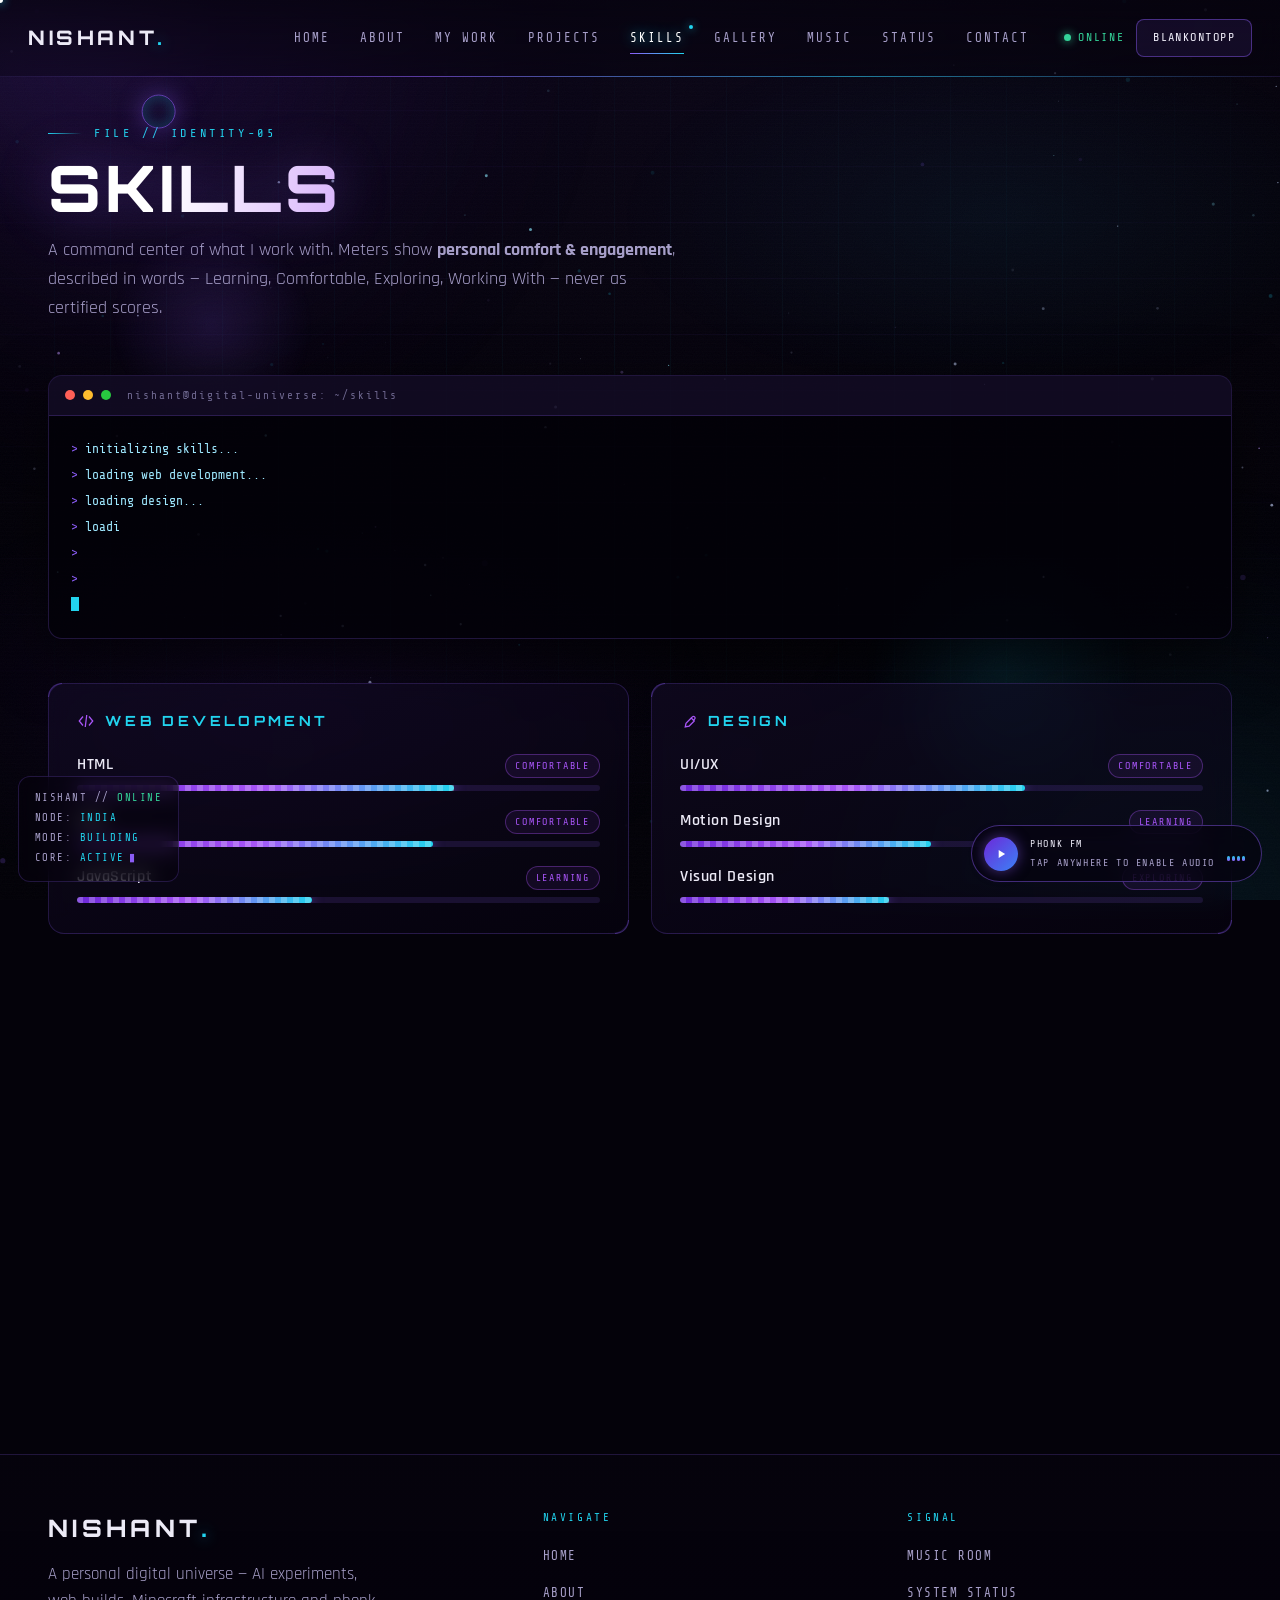
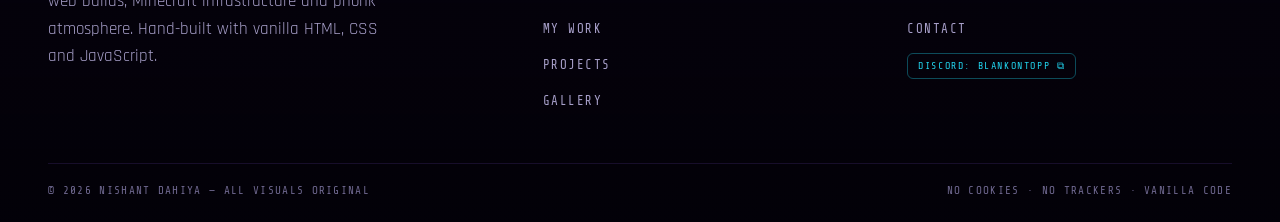
<file: skills.html>
<!DOCTYPE html>
<html lang="en">
<head>
<meta charset="UTF-8">
<meta name="viewport" content="width=device-width, initial-scale=1.0">
<title>NISHANT DAHIYA — Skills</title>
<meta name="description" content="Skill command center of Nishant Dahiya: web development, design, AI and infrastructure — with honest labels like Learning, Comfortable, Exploring and Working With.">
<meta property="og:title" content="NISHANT DAHIYA — Skills">
<meta property="og:description" content="A futuristic skill command center with honest, self-described comfort levels — not certified scores.">
<meta property="og:type" content="website">
<meta property="og:url" content="./skills.html">
<meta property="og:image" content="hero-character.jpg">
<meta name="theme-color" content="#04020a">
<link rel="icon" href="data:image/svg+xml,%3Csvg xmlns='http://www.w3.org/2000/svg' viewBox='0 0 64 64'%3E%3Crect width='64' height='64' rx='14' fill='%2304020a'/%3E%3Ctext x='32' y='45' font-family='monospace' font-size='36' text-anchor='middle' fill='%2322d3ee'%3EN%3C/text%3E%3C/svg%3E">
<link rel="preconnect" href="https://fonts.googleapis.com">
<link rel="preconnect" href="https://fonts.gstatic.com" crossorigin>
<link href="https://fonts.googleapis.com/css2?family=Orbitron:wght@500;700;900&family=Rajdhani:wght@400;500;600;700&family=Share+Tech+Mono&display=swap" rel="stylesheet">
<link rel="stylesheet" href="style.css">
</head>
<body data-page="skills" data-hud>

<div id="boot" role="status" aria-label="Loading site">
  <div class="boot-logo">NISHANT<b>.</b></div>
  <div class="boot-bar"><i></i></div>
  <div class="boot-log">
    <span>INITIALIZING DIGITAL IDENTITY</span>
    <span>LOADING VISUAL CORE</span>
    <span>CONNECTING</span>
    <span>READY</span>
  </div>
  <button class="boot-skip">SKIP BOOT →</button>
</div>

<div class="bg-system" aria-hidden="true">
  <canvas id="bg-canvas"></canvas>
  <div class="bg-aurora a1"></div><div class="bg-aurora a2"></div>
  <div class="bg-fog"></div>
  <div class="bg-grid"></div>
  <div class="bg-orb o1"></div><div class="bg-orb o2"></div>
  <div class="bg-scan"></div><div class="bg-grain"></div>
</div>

<div id="cursor-dot" aria-hidden="true"></div>
<div id="cursor-glow" aria-hidden="true"></div>
<div id="page-fx" aria-hidden="true"></div>

<header id="nav">
  <div class="nav-inner">
    <a class="logo" href="index.html" data-nav aria-label="NISHANT — home">NISHANT<i>.</i></a>
    <nav aria-label="Primary">
      <ul class="nav-links" id="nav-links">
        <li><a href="index.html" data-nav>HOME</a></li>
        <li><a href="about.html" data-nav>ABOUT</a></li>
        <li><a href="works.html" data-nav>MY WORK</a></li>
        <li><a href="projects.html" data-nav>PROJECTS</a></li>
        <li><a href="skills.html" data-nav aria-current="page">SKILLS</a></li>
        <li><a href="gallery.html" data-nav>GALLERY</a></li>
        <li><a href="music.html" data-nav>MUSIC</a></li>
        <li><a href="status.html" data-nav>STATUS</a></li>
        <li><a href="contact.html" data-nav>CONTACT</a></li>
      </ul>
    </nav>
    <div class="nav-right">
      <span class="nav-status"><span class="dot"></span> ONLINE</span>
      <button class="nav-discord" data-copy="BLANKONTOPP" title="Copy my Discord username">BLANKONTOPP</button>
      <button class="nav-burger" aria-label="Open menu" aria-expanded="false" aria-controls="nav-links"><span></span><span></span><span></span></button>
    </div>
  </div>
</header>

<main class="page">
  <div class="container">
    <div class="page-head">
      <span class="page-kicker">FILE // IDENTITY-05</span>
      <h1 class="page-title glitch" data-text="SKILLS">SKILLS</h1>
      <p class="page-sub">A command center of what I work with. Meters show <strong>personal comfort &amp; engagement</strong>, described in words — Learning, Comfortable, Exploring, Working With — never as certified scores.</p>
    </div>

    <div class="terminal reveal" data-term style="margin-bottom:44px">
      <div class="term-bar"><i></i><i></i><i></i><span>nishant@digital-universe: ~/skills</span></div>
      <div class="term-body">
        <div class="t-line">initializing skills...</div>
        <div class="t-line">loading web development...</div>
        <div class="t-line">loading design...</div>
        <div class="t-line">loading AI...</div>
        <div class="t-line">loading infrastructure...</div>
        <div class="t-line ok">system ready</div>
        <span class="term-caret" aria-hidden="true"></span>
      </div>
    </div>

    <div class="skill-grid">

      <section class="glass skill-cat reveal" data-delay="1">
        <h3><svg viewBox="0 0 24 24"><path d="M8 6l-5 6 5 6M16 6l5 6-5 6M13 4l-2 16"/></svg> WEB DEVELOPMENT</h3>
        <div class="skill">
          <div class="skill-top"><b>HTML</b><em>COMFORTABLE</em></div>
          <div class="meter"><i data-level="72"></i></div>
        </div>
        <div class="skill">
          <div class="skill-top"><b>CSS</b><em>COMFORTABLE</em></div>
          <div class="meter"><i data-level="68"></i></div>
        </div>
        <div class="skill">
          <div class="skill-top"><b>JavaScript</b><em>LEARNING</em></div>
          <div class="meter"><i data-level="45"></i></div>
        </div>
      </section>

      <section class="glass skill-cat reveal" data-delay="2">
        <h3><svg viewBox="0 0 24 24"><path d="M12 19l7-7-4-4-7 7-1 5 5-1z"/><path d="M15 8l1.5-1.5a2.1 2.1 0 013 3L18 11"/></svg> DESIGN</h3>
        <div class="skill">
          <div class="skill-top"><b>UI/UX</b><em>COMFORTABLE</em></div>
          <div class="meter"><i data-level="66"></i></div>
        </div>
        <div class="skill">
          <div class="skill-top"><b>Motion Design</b><em>LEARNING</em></div>
          <div class="meter"><i data-level="48"></i></div>
        </div>
        <div class="skill">
          <div class="skill-top"><b>Visual Design</b><em>EXPLORING</em></div>
          <div class="meter"><i data-level="40"></i></div>
        </div>
      </section>

      <section class="glass skill-cat reveal" data-delay="3">
        <h3><svg viewBox="0 0 24 24"><rect x="7" y="7" width="10" height="10" rx="2"/><path d="M12 2v3M12 19v3M2 12h3M19 12h3"/></svg> AI</h3>
        <div class="skill">
          <div class="skill-top"><b>AI Tools</b><em>WORKING WITH</em></div>
          <div class="meter"><i data-level="62"></i></div>
        </div>
        <div class="skill">
          <div class="skill-top"><b>Prompt Engineering</b><em>COMFORTABLE</em></div>
          <div class="meter"><i data-level="64"></i></div>
        </div>
        <div class="skill">
          <div class="skill-top"><b>AI-assisted Development</b><em>WORKING WITH</em></div>
          <div class="meter"><i data-level="58"></i></div>
        </div>
      </section>

      <section class="glass skill-cat reveal" data-delay="4">
        <h3><svg viewBox="0 0 24 24"><rect x="3" y="4" width="18" height="7" rx="2"/><rect x="3" y="13" width="18" height="7" rx="2"/><path d="M7 7.5h.01M7 16.5h.01"/></svg> INFRASTRUCTURE</h3>
        <div class="skill">
          <div class="skill-top"><b>Minecraft Hosting</b><em>WORKING WITH</em></div>
          <div class="meter"><i data-level="60"></i></div>
        </div>
        <div class="skill">
          <div class="skill-top"><b>Server Management</b><em>LEARNING</em></div>
          <div class="meter"><i data-level="42"></i></div>
        </div>
        <div class="skill">
          <div class="skill-top"><b>Hosting Concepts</b><em>EXPLORING</em></div>
          <div class="meter"><i data-level="38"></i></div>
        </div>
      </section>

    </div>

    <p class="form-note reveal" style="margin-top:34px">HONESTY PROTOCOL // These meters are personal self-descriptions of how comfortably I work with each area today. They are not test scores, certifications or objectively measured expertise.</p>
  </div>
</main>

<div class="hud" aria-hidden="true">NISHANT // <span class="hud-ok">ONLINE</span><br>NODE: <b>INDIA</b><br>MODE: <b>BUILDING</b><br>CORE: <b>ACTIVE</b></div>

<footer>
  <div class="container">
    <div class="foot-grid">
      <div class="foot-brand">
        <a class="logo" href="index.html" data-nav>NISHANT<i>.</i></a>
        <p>A personal digital universe — AI experiments, web builds, Minecraft infrastructure and phonk atmosphere. Hand-built with vanilla HTML, CSS and JavaScript.</p>
      </div>
      <div>
        <div class="foot-h">Navigate</div>
        <ul class="foot-links">
          <li><a href="index.html" data-nav>HOME</a></li>
          <li><a href="about.html" data-nav>ABOUT</a></li>
          <li><a href="works.html" data-nav>MY WORK</a></li>
          <li><a href="projects.html" data-nav>PROJECTS</a></li>
          <li><a href="gallery.html" data-nav>GALLERY</a></li>
        </ul>
      </div>
      <div>
        <div class="foot-h">Signal</div>
        <ul class="foot-links">
          <li><a href="music.html" data-nav>MUSIC ROOM</a></li>
          <li><a href="status.html" data-nav>SYSTEM STATUS</a></li>
          <li><a href="contact.html" data-nav>CONTACT</a></li>
          <li><button class="copy-btn" data-copy="BLANKONTOPP">DISCORD: BLANKONTOPP ⧉</button></li>
        </ul>
      </div>
    </div>
    <div class="foot-bottom">
      <span>© 2026 NISHANT DAHIYA — ALL VISUALS ORIGINAL</span>
      <span>NO COOKIES · NO TRACKERS · VANILLA CODE</span>
    </div>
  </div>
</footer>

<script src="main.js"></script>
</body>
</html>
</file>
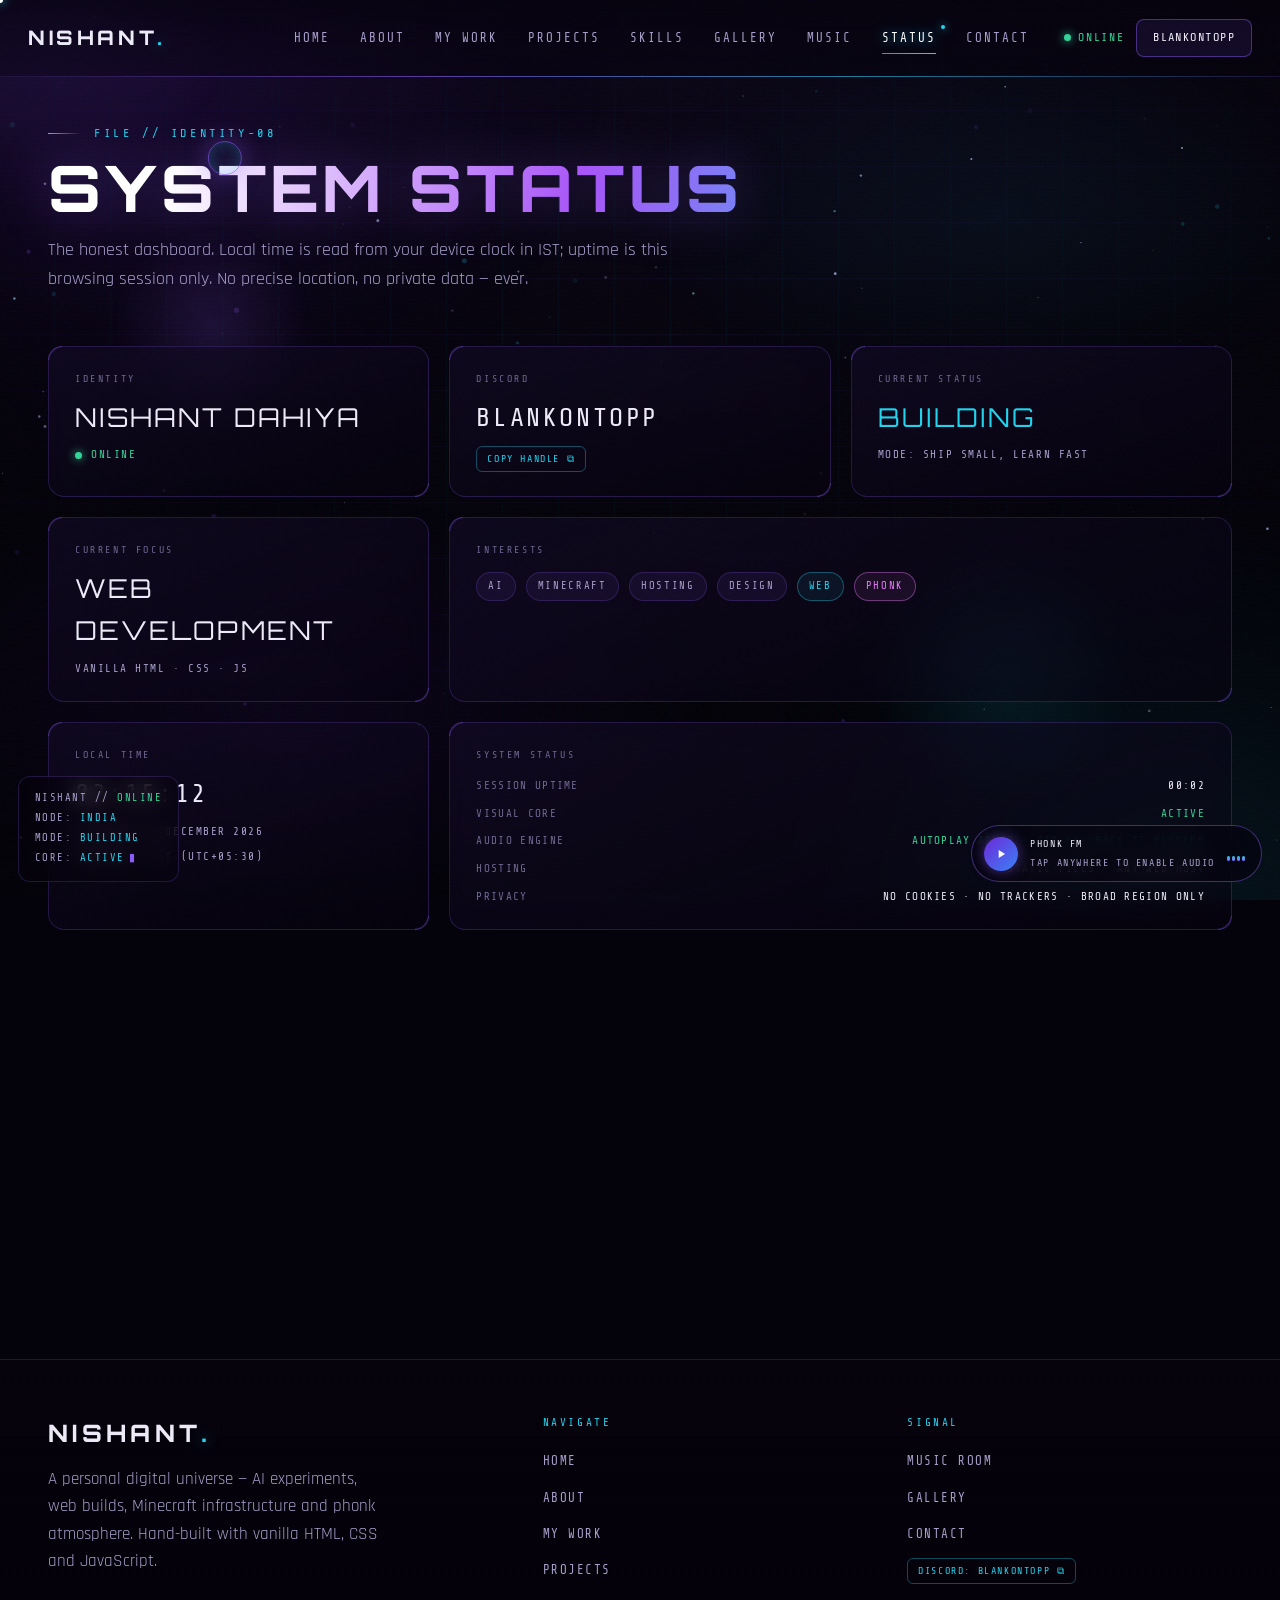
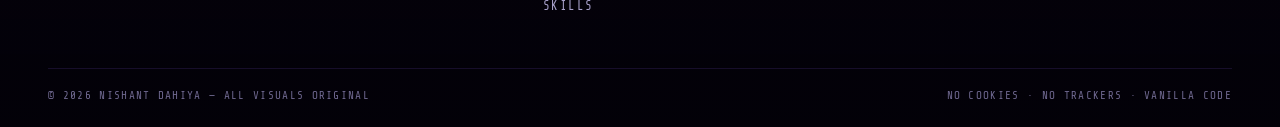
<file: status.html>
<!DOCTYPE html>
<html lang="en">
<head>
<meta charset="UTF-8">
<meta name="viewport" content="width=device-width, initial-scale=1.0">
<title>NISHANT DAHIYA — Status</title>
<meta name="description" content="Personal system status dashboard of Nishant Dahiya: online state, Discord handle, current focus, interests, local time and a boot terminal. No private data exposed.">
<meta property="og:title" content="NISHANT DAHIYA — Status">
<meta property="og:description" content="A personal system dashboard: online state, current focus, local time and boot terminal. Broad region only — no private information.">
<meta property="og:type" content="website">
<meta property="og:url" content="./status.html">
<meta property="og:image" content="hero-character.jpg">
<meta name="theme-color" content="#04020a">
<link rel="icon" href="data:image/svg+xml,%3Csvg xmlns='http://www.w3.org/2000/svg' viewBox='0 0 64 64'%3E%3Crect width='64' height='64' rx='14' fill='%2304020a'/%3E%3Ctext x='32' y='45' font-family='monospace' font-size='36' text-anchor='middle' fill='%2322d3ee'%3EN%3C/text%3E%3C/svg%3E">
<link rel="preconnect" href="https://fonts.googleapis.com">
<link rel="preconnect" href="https://fonts.gstatic.com" crossorigin>
<link href="https://fonts.googleapis.com/css2?family=Orbitron:wght@500;700;900&family=Rajdhani:wght@400;500;600;700&family=Share+Tech+Mono&display=swap" rel="stylesheet">
<link rel="stylesheet" href="style.css">
</head>
<body data-page="status" data-hud>

<div id="boot" role="status" aria-label="Loading site">
  <div class="boot-logo">NISHANT<b>.</b></div>
  <div class="boot-bar"><i></i></div>
  <div class="boot-log">
    <span>INITIALIZING DIGITAL IDENTITY</span>
    <span>LOADING VISUAL CORE</span>
    <span>CONNECTING</span>
    <span>READY</span>
  </div>
  <button class="boot-skip">SKIP BOOT →</button>
</div>

<div class="bg-system" aria-hidden="true">
  <canvas id="bg-canvas"></canvas>
  <div class="bg-aurora a1"></div><div class="bg-aurora a2"></div>
  <div class="bg-fog"></div>
  <div class="bg-grid"></div>
  <div class="bg-orb o1"></div><div class="bg-orb o2"></div>
  <div class="bg-scan"></div><div class="bg-grain"></div>
</div>

<div id="cursor-dot" aria-hidden="true"></div>
<div id="cursor-glow" aria-hidden="true"></div>
<div id="page-fx" aria-hidden="true"></div>

<header id="nav">
  <div class="nav-inner">
    <a class="logo" href="index.html" data-nav aria-label="NISHANT — home">NISHANT<i>.</i></a>
    <nav aria-label="Primary">
      <ul class="nav-links" id="nav-links">
        <li><a href="index.html" data-nav>HOME</a></li>
        <li><a href="about.html" data-nav>ABOUT</a></li>
        <li><a href="works.html" data-nav>MY WORK</a></li>
        <li><a href="projects.html" data-nav>PROJECTS</a></li>
        <li><a href="skills.html" data-nav>SKILLS</a></li>
        <li><a href="gallery.html" data-nav>GALLERY</a></li>
        <li><a href="music.html" data-nav>MUSIC</a></li>
        <li><a href="status.html" data-nav aria-current="page">STATUS</a></li>
        <li><a href="contact.html" data-nav>CONTACT</a></li>
      </ul>
    </nav>
    <div class="nav-right">
      <span class="nav-status"><span class="dot"></span> ONLINE</span>
      <button class="nav-discord" data-copy="BLANKONTOPP" title="Copy my Discord username">BLANKONTOPP</button>
      <button class="nav-burger" aria-label="Open menu" aria-expanded="false" aria-controls="nav-links"><span></span><span></span><span></span></button>
    </div>
  </div>
</header>

<main class="page">
  <div class="container">
    <div class="page-head">
      <span class="page-kicker">FILE // IDENTITY-08</span>
      <h1 class="page-title glitch" data-text="SYSTEM STATUS">SYSTEM STATUS</h1>
      <p class="page-sub">The honest dashboard. Local time is read from your device clock in IST; uptime is this browsing session only. No precise location, no private data — ever.</p>
    </div>

    <div class="status-grid">
      <section class="glass stat-card reveal">
        <div class="stat-label">Identity</div>
        <div class="stat-value">NISHANT DAHIYA</div>
        <div class="stat-sub stat-online"><span class="dot"></span> ONLINE</div>
      </section>

      <section class="glass stat-card reveal" data-delay="1">
        <div class="stat-label">Discord</div>
        <div class="stat-value mono">BLANKONTOPP</div>
        <div class="stat-sub"><button class="copy-btn" data-copy="BLANKONTOPP">COPY HANDLE ⧉</button></div>
      </section>

      <section class="glass stat-card reveal" data-delay="2">
        <div class="stat-label">Current Status</div>
        <div class="stat-value" style="color:var(--blue)">BUILDING</div>
        <div class="stat-sub">MODE: SHIP SMALL, LEARN FAST</div>
      </section>

      <section class="glass stat-card reveal">
        <div class="stat-label">Current Focus</div>
        <div class="stat-value">WEB DEVELOPMENT</div>
        <div class="stat-sub">VANILLA HTML · CSS · JS</div>
      </section>

      <section class="glass stat-card wide reveal" data-delay="1">
        <div class="stat-label">Interests</div>
        <div class="interest-row">
          <span class="chip">AI</span>
          <span class="chip">MINECRAFT</span>
          <span class="chip">HOSTING</span>
          <span class="chip">DESIGN</span>
          <span class="chip cat">WEB</span>
          <span class="chip pink">PHONK</span>
        </div>
      </section>

      <section class="glass stat-card reveal" data-delay="2">
        <div class="stat-label">Local Time</div>
        <div class="stat-value mono" id="clock-time">--:--:--</div>
        <div class="stat-sub" id="clock-date">LOADING DATE…</div>
        <div class="stat-sub">TIMEZONE: IST (UTC+05:30)</div>
      </section>

      <section class="glass stat-card wide reveal" data-delay="3">
        <div class="stat-label">System Status</div>
        <div style="margin-top:14px;display:flex;flex-direction:column;gap:10px">
          <div class="kv"><b>SESSION UPTIME</b><span id="uptime">00:00</span></div>
          <div class="kv"><b>VISUAL CORE</b><span style="color:var(--ok)">ACTIVE</span></div>
          <div class="kv"><b>AUDIO ENGINE</b><span style="color:var(--ok)">AUTOPLAY ARMED — TAP FALLBACK IF BLOCKED</span></div>
          <div class="kv"><b>HOSTING</b><span>STATIC FILES · ANY WEB HOST</span></div>
          <div class="kv"><b>PRIVACY</b><span>NO COOKIES · NO TRACKERS · BROAD REGION ONLY</span></div>
        </div>
      </section>
    </div>

    <div class="terminal reveal" data-term style="margin-top:40px">
      <div class="term-bar"><i></i><i></i><i></i><span>nishant@digital-universe: ~/status</span></div>
      <div class="term-body">
        <div class="t-line">connecting...</div>
        <div class="t-line">identity verified</div>
        <div class="t-line">discord linked</div>
        <div class="t-line">profile online</div>
        <div class="t-line ok">system ready</div>
        <span class="term-caret" aria-hidden="true"></span>
      </div>
    </div>
  </div>
</main>

<div class="hud" aria-hidden="true">NISHANT // <span class="hud-ok">ONLINE</span><br>NODE: <b>INDIA</b><br>MODE: <b>BUILDING</b><br>CORE: <b>ACTIVE</b></div>

<footer>
  <div class="container">
    <div class="foot-grid">
      <div class="foot-brand">
        <a class="logo" href="index.html" data-nav>NISHANT<i>.</i></a>
        <p>A personal digital universe — AI experiments, web builds, Minecraft infrastructure and phonk atmosphere. Hand-built with vanilla HTML, CSS and JavaScript.</p>
      </div>
      <div>
        <div class="foot-h">Navigate</div>
        <ul class="foot-links">
          <li><a href="index.html" data-nav>HOME</a></li>
          <li><a href="about.html" data-nav>ABOUT</a></li>
          <li><a href="works.html" data-nav>MY WORK</a></li>
          <li><a href="projects.html" data-nav>PROJECTS</a></li>
          <li><a href="skills.html" data-nav>SKILLS</a></li>
        </ul>
      </div>
      <div>
        <div class="foot-h">Signal</div>
        <ul class="foot-links">
          <li><a href="music.html" data-nav>MUSIC ROOM</a></li>
          <li><a href="gallery.html" data-nav>GALLERY</a></li>
          <li><a href="contact.html" data-nav>CONTACT</a></li>
          <li><button class="copy-btn" data-copy="BLANKONTOPP">DISCORD: BLANKONTOPP ⧉</button></li>
        </ul>
      </div>
    </div>
    <div class="foot-bottom">
      <span>© 2026 NISHANT DAHIYA — ALL VISUALS ORIGINAL</span>
      <span>NO COOKIES · NO TRACKERS · VANILLA CODE</span>
    </div>
  </div>
</footer>

<script src="main.js"></script>
</body>
</html>
</file>
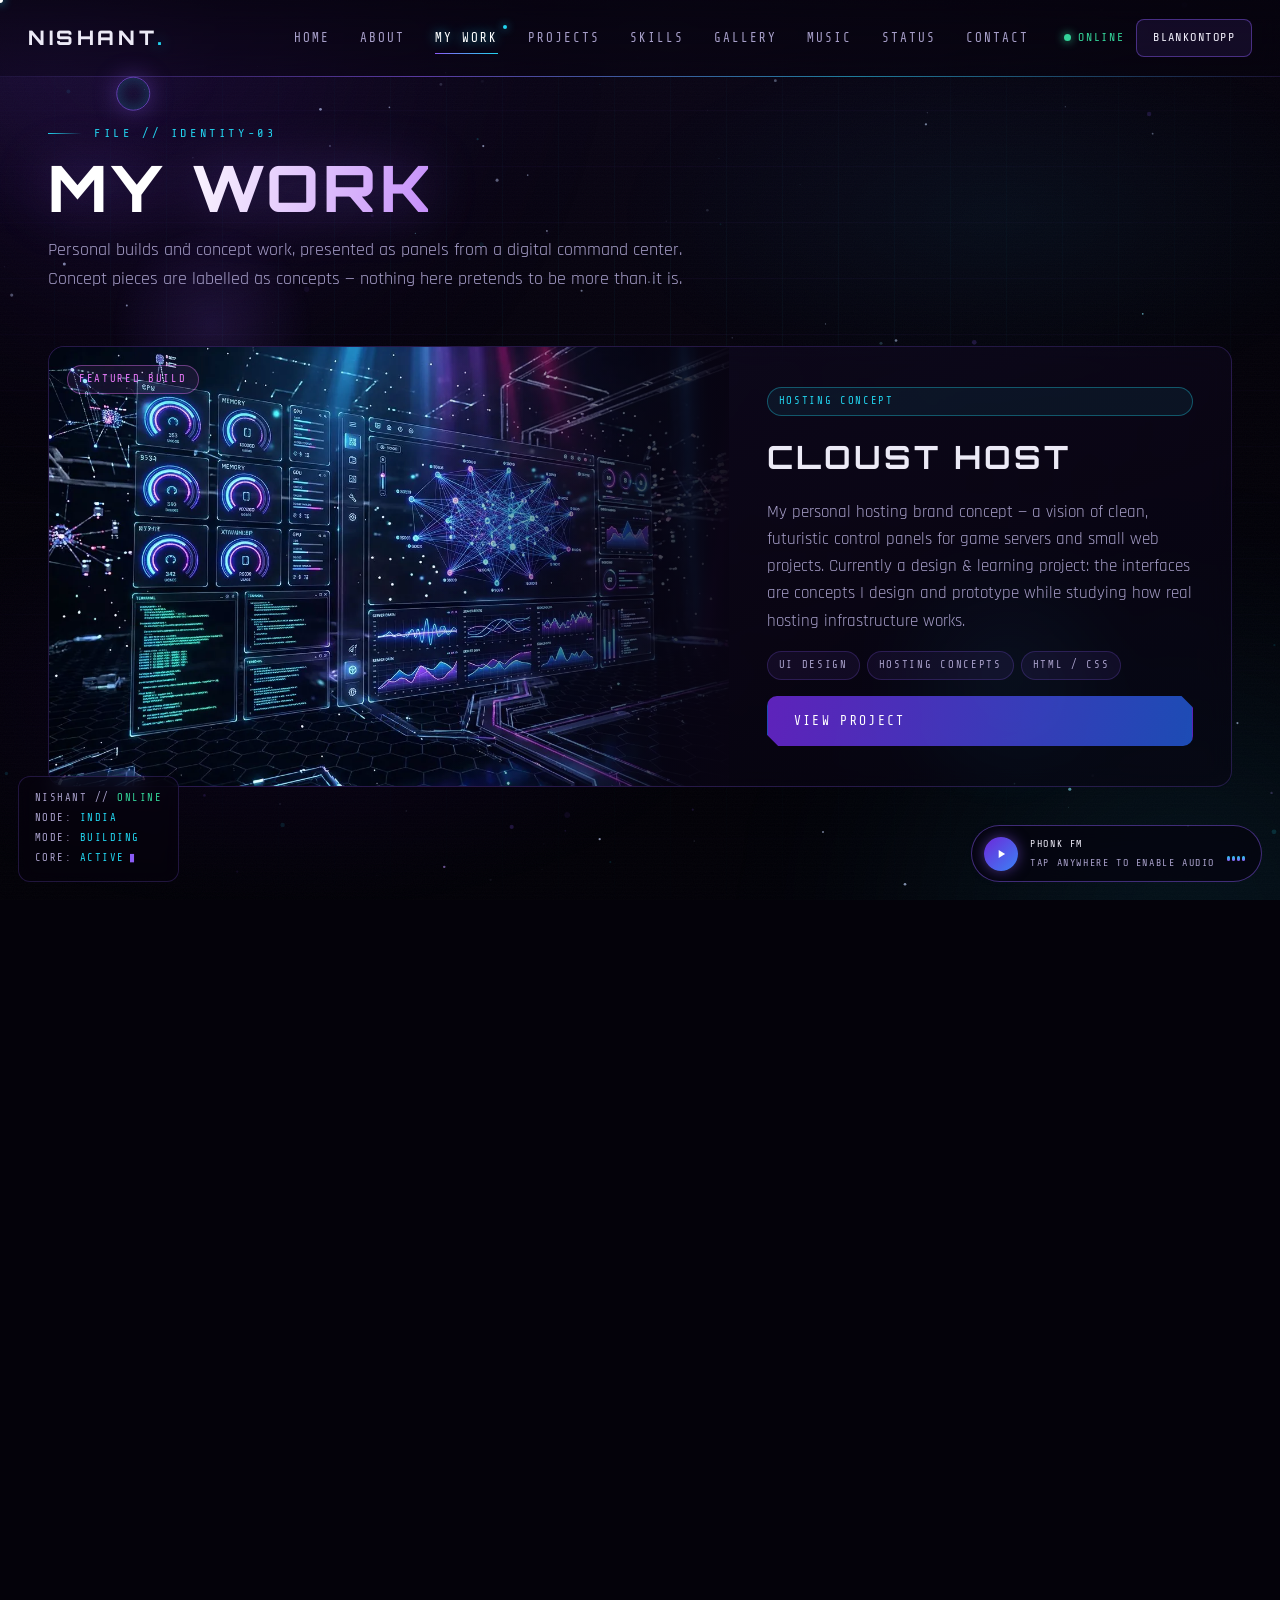
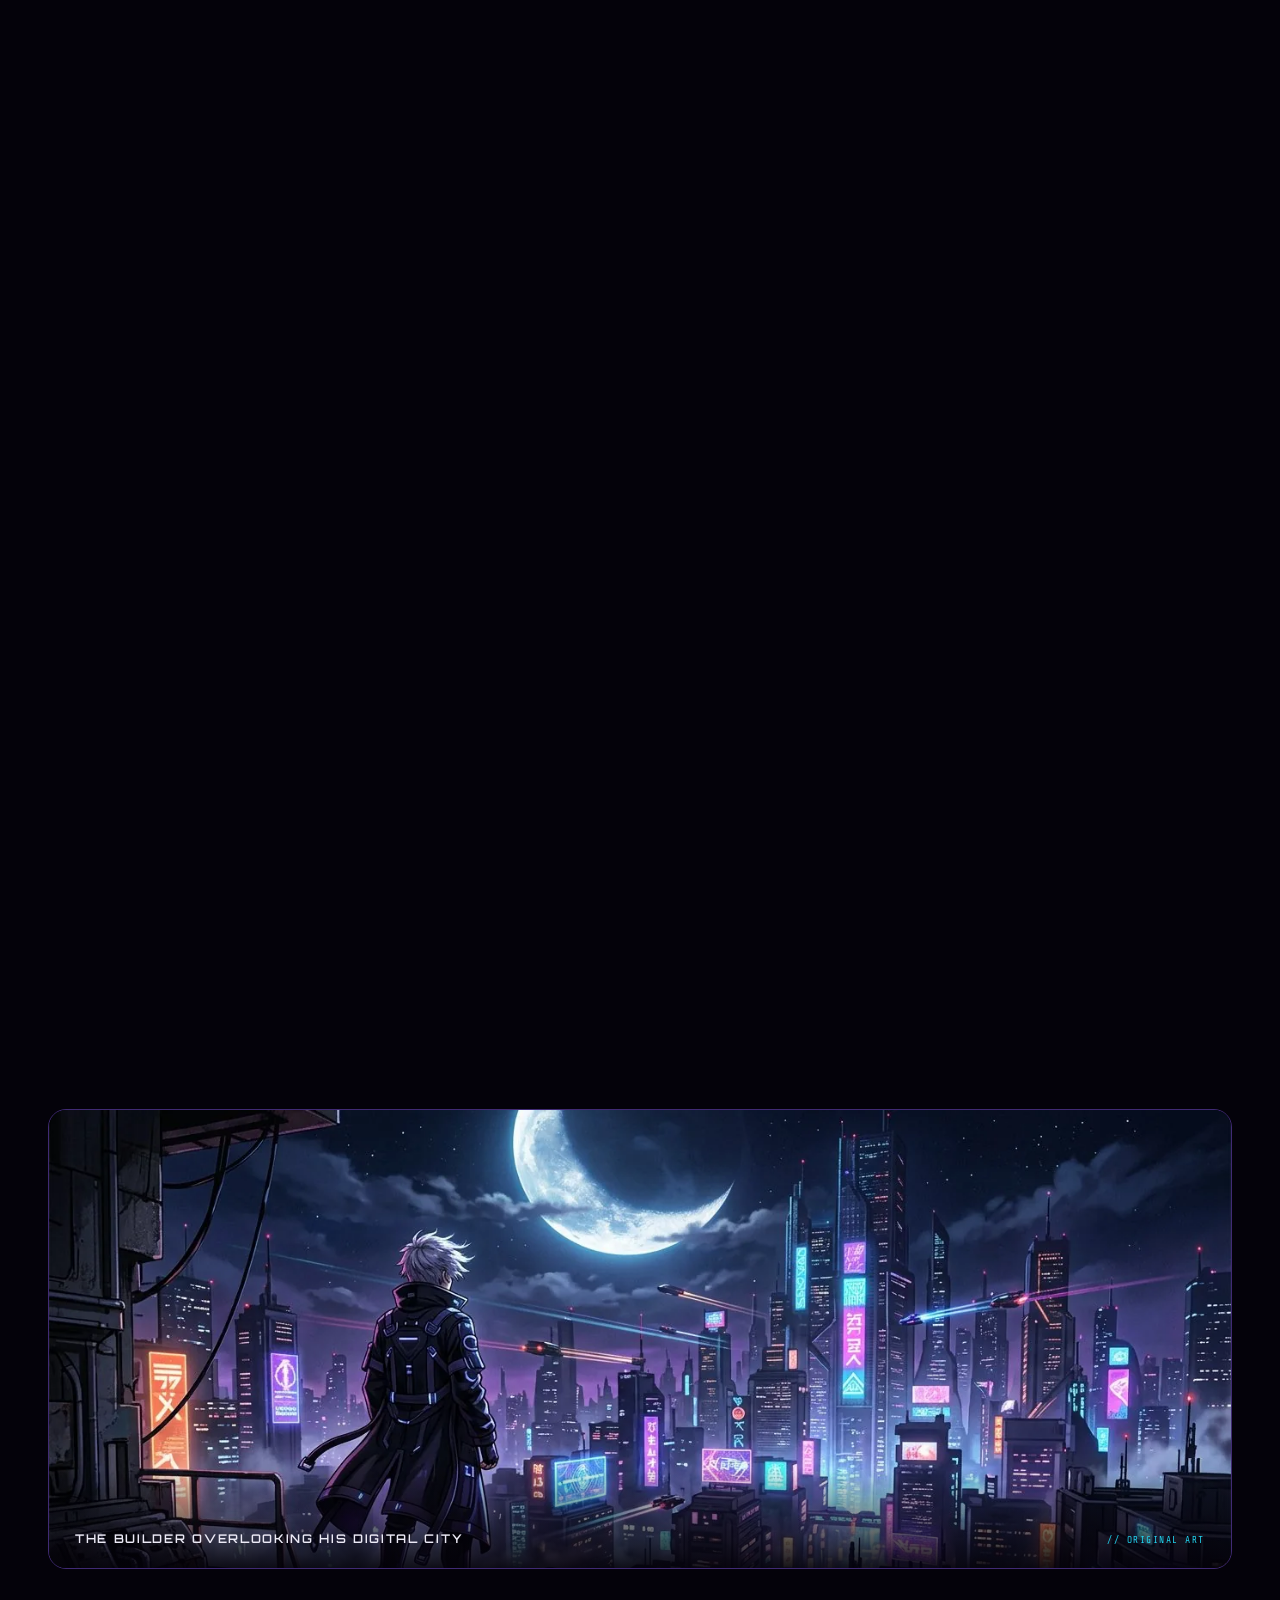
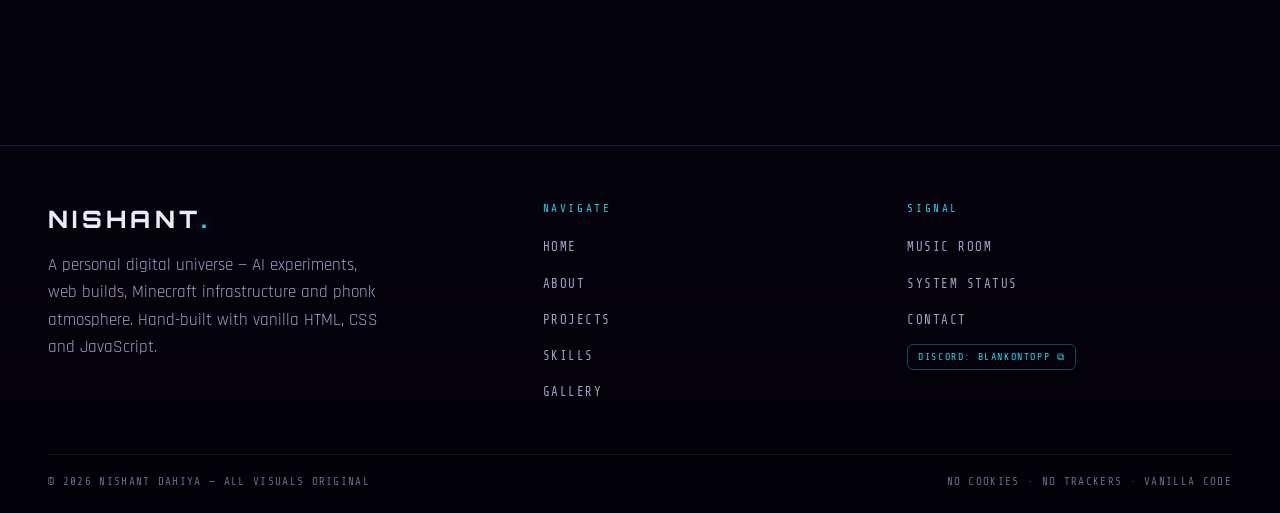
<file: works.html>
<!DOCTYPE html>
<html lang="en">
<head>
<meta charset="UTF-8">
<meta name="viewport" content="width=device-width, initial-scale=1.0">
<title>NISHANT DAHIYA — My Work</title>
<meta name="description" content="The work of Nishant Dahiya: Cloust Host, personal status page, Minecraft projects, futuristic web experiences, AI experiments and hosting UI concepts.">
<meta property="og:title" content="NISHANT DAHIYA — My Work">
<meta property="og:description" content="Cloust Host, Minecraft projects, futuristic web experiences, AI experiments and hosting UI — presented as cinematic glass panels.">
<meta property="og:type" content="website">
<meta property="og:url" content="./works.html">
<meta property="og:image" content="hero-character.jpg">
<meta name="theme-color" content="#04020a">
<link rel="icon" href="data:image/svg+xml,%3Csvg xmlns='http://www.w3.org/2000/svg' viewBox='0 0 64 64'%3E%3Crect width='64' height='64' rx='14' fill='%2304020a'/%3E%3Ctext x='32' y='45' font-family='monospace' font-size='36' text-anchor='middle' fill='%2322d3ee'%3EN%3C/text%3E%3C/svg%3E">
<link rel="preconnect" href="https://fonts.googleapis.com">
<link rel="preconnect" href="https://fonts.gstatic.com" crossorigin>
<link href="https://fonts.googleapis.com/css2?family=Orbitron:wght@500;700;900&family=Rajdhani:wght@400;500;600;700&family=Share+Tech+Mono&display=swap" rel="stylesheet">
<link rel="stylesheet" href="style.css">
</head>
<body data-page="works" data-hud>

<div id="boot" role="status" aria-label="Loading site">
  <div class="boot-logo">NISHANT<b>.</b></div>
  <div class="boot-bar"><i></i></div>
  <div class="boot-log">
    <span>INITIALIZING DIGITAL IDENTITY</span>
    <span>LOADING VISUAL CORE</span>
    <span>CONNECTING</span>
    <span>READY</span>
  </div>
  <button class="boot-skip">SKIP BOOT →</button>
</div>

<div class="bg-system" aria-hidden="true">
  <canvas id="bg-canvas"></canvas>
  <div class="bg-aurora a1"></div><div class="bg-aurora a2"></div>
  <div class="bg-fog"></div>
  <div class="bg-grid"></div>
  <div class="bg-orb o1"></div><div class="bg-orb o2"></div>
  <div class="bg-scan"></div><div class="bg-grain"></div>
</div>

<div id="cursor-dot" aria-hidden="true"></div>
<div id="cursor-glow" aria-hidden="true"></div>
<div id="page-fx" aria-hidden="true"></div>

<header id="nav">
  <div class="nav-inner">
    <a class="logo" href="index.html" data-nav aria-label="NISHANT — home">NISHANT<i>.</i></a>
    <nav aria-label="Primary">
      <ul class="nav-links" id="nav-links">
        <li><a href="index.html" data-nav>HOME</a></li>
        <li><a href="about.html" data-nav>ABOUT</a></li>
        <li><a href="works.html" data-nav aria-current="page">MY WORK</a></li>
        <li><a href="projects.html" data-nav>PROJECTS</a></li>
        <li><a href="skills.html" data-nav>SKILLS</a></li>
        <li><a href="gallery.html" data-nav>GALLERY</a></li>
        <li><a href="music.html" data-nav>MUSIC</a></li>
        <li><a href="status.html" data-nav>STATUS</a></li>
        <li><a href="contact.html" data-nav>CONTACT</a></li>
      </ul>
    </nav>
    <div class="nav-right">
      <span class="nav-status"><span class="dot"></span> ONLINE</span>
      <button class="nav-discord" data-copy="BLANKONTOPP" title="Copy my Discord username">BLANKONTOPP</button>
      <button class="nav-burger" aria-label="Open menu" aria-expanded="false" aria-controls="nav-links"><span></span><span></span><span></span></button>
    </div>
  </div>
</header>

<main class="page">
  <div class="container">
    <div class="page-head">
      <span class="page-kicker">FILE // IDENTITY-03</span>
      <h1 class="page-title glitch" data-text="MY WORK">MY WORK</h1>
      <p class="page-sub">Personal builds and concept work, presented as panels from a digital command center. Concept pieces are labelled as concepts — nothing here pretends to be more than it is.</p>
    </div>

    <!-- ============ FEATURED ============ -->
    <section class="glass featured reveal" data-tilt>
      <span class="chip pink featured-tag">FEATURED BUILD</span>
      <div class="featured-img">
        <img src="cloust-host.webp" alt="Futuristic dark hosting dashboard concept art with glowing glass panels and node maps" loading="lazy">
      </div>
      <div class="featured-body">
        <span class="chip cat">HOSTING CONCEPT</span>
        <h3>CLOUST HOST</h3>
        <p>My personal hosting brand concept — a vision of clean, futuristic control panels for game servers and small web projects. Currently a design &amp; learning project: the interfaces are concepts I design and prototype while studying how real hosting infrastructure works.</p>
        <div class="tech-row">
          <span class="chip">UI DESIGN</span><span class="chip">HOSTING CONCEPTS</span><span class="chip">HTML / CSS</span>
        </div>
        <a class="btn btn-primary" href="projects.html#p1" data-nav data-magnetic>VIEW PROJECT</a>
      </div>
    </section>

    <!-- ============ WORK GRID ============ -->
    <section style="margin-top:44px">
      <h2 class="section-title reveal">ALL PANELS <small>// six builds from the universe</small></h2>
      <div class="work-grid">

        <article class="glass work-card reveal" data-delay="1" data-tilt>
          <div class="work-media">
            <img src="cloust-host.webp" alt="Abstract futuristic cloud hosting dashboard with glowing graphs and node connections" loading="lazy">
            <span class="scan" aria-hidden="true"></span>
            <span class="chip cat work-cat">HOSTING</span>
          </div>
          <div class="work-body">
            <h3>CLOUST HOST</h3>
            <p>A personal hosting brand concept: futuristic panel designs, node maps and the study of how game &amp; web hosting actually runs under the hood.</p>
            <div class="tech-row"><span class="chip">UI DESIGN</span><span class="chip">SERVER BASICS</span></div>
            <a class="btn btn-sm" href="projects.html#p1" data-nav>VIEW PROJECT</a>
          </div>
        </article>

        <article class="glass work-card reveal" data-delay="2" data-tilt>
          <div class="work-media">
            <img src="status-page.webp" alt="Futuristic status monitor interface concept with uptime bars and heartbeat graphs" loading="lazy">
            <span class="scan" aria-hidden="true"></span>
            <span class="chip cat work-cat">LIVE PAGE</span>
          </div>
          <div class="work-body">
            <h3>PERSONAL STATUS PAGE</h3>
            <p>A live dashboard of this digital identity — local time, current focus and boot terminal. The concept art became a real page on this site.</p>
            <div class="tech-row"><span class="chip">HTML</span><span class="chip">CSS</span><span class="chip">VANILLA JS</span></div>
            <a class="btn btn-sm" href="status.html" data-nav>VIEW PROJECT</a>
          </div>
        </article>

        <article class="glass work-card reveal" data-delay="3" data-tilt>
          <div class="work-media">
            <img src="minecraft.webp" alt="Stylized voxel sandbox world at night with a glowing futuristic monolith and aurora sky" loading="lazy">
            <span class="scan" aria-hidden="true"></span>
            <span class="chip cat work-cat">MINECRAFT</span>
          </div>
          <div class="work-body">
            <h3>MINECRAFT PROJECTS</h3>
            <p>Personal server worlds and setups — configuring, tweaking and building environments for playing with friends. A hands-on way to learn infrastructure.</p>
            <div class="tech-row"><span class="chip">SERVER CONFIG</span><span class="chip">WORLDBUILDING</span></div>
            <a class="btn btn-sm" href="projects.html#p2" data-nav>VIEW PROJECT</a>
          </div>
        </article>

        <article class="glass work-card reveal" data-delay="1" data-tilt>
          <div class="work-media">
            <img src="web-experiments.webp" alt="Floating translucent browser frames with neon wireframes and particle streams in dark space" loading="lazy">
            <span class="scan" aria-hidden="true"></span>
            <span class="chip cat work-cat">WEB</span>
          </div>
          <div class="work-body">
            <h3>FUTURISTIC WEB EXPERIENCES</h3>
            <p>Interface experiments — glassmorphism, motion, particle systems and cinematic layouts. This entire website is the biggest specimen of the series.</p>
            <div class="tech-row"><span class="chip">HTML</span><span class="chip">CSS</span><span class="chip">JAVASCRIPT</span></div>
            <a class="btn btn-sm" href="projects.html#p4" data-nav>VIEW PROJECT</a>
          </div>
        </article>

        <article class="glass work-card reveal" data-delay="2" data-tilt>
          <div class="work-media">
            <img src="ai-experiments.webp" alt="Glowing neural network constellation with data streams in purple and cyan" loading="lazy">
            <span class="scan" aria-hidden="true"></span>
            <span class="chip cat work-cat">AI</span>
          </div>
          <div class="work-body">
            <h3>AI EXPERIMENTS</h3>
            <p>Exploring AI tools as a creative partner: prompt workflows, AI-assisted coding and generated concept art — always reviewed and rebuilt by hand.</p>
            <div class="tech-row"><span class="chip">AI TOOLS</span><span class="chip">PROMPTING</span></div>
            <a class="btn btn-sm" href="projects.html#p5" data-nav>VIEW PROJECT</a>
          </div>
        </article>

        <article class="glass work-card reveal" data-delay="3" data-tilt>
          <div class="work-media">
            <img src="hosting-ui.webp" alt="Abstract server hall with glowing racks and floating glassmorphic control panels" loading="lazy">
            <span class="scan" aria-hidden="true"></span>
            <span class="chip cat work-cat">UI / UX</span>
          </div>
          <div class="work-body">
            <h3>HOSTING UI</h3>
            <p>Interface studies for server control panels — dark glass, readable data, calm neon. Practice work for the kind of product I want to build someday.</p>
            <div class="tech-row"><span class="chip">UI DESIGN</span><span class="chip">MOTION</span></div>
            <a class="btn btn-sm" href="projects.html#p1" data-nav>VIEW PROJECT</a>
          </div>
        </article>

      </div>
    </section>

    <!-- cinematic band: character overlooking the city -->
    <section class="g-featured reveal" style="margin-top:56px">
      <img src="works-city.webp" alt="Original anime-inspired character seen from behind, overlooking a neon cyberpunk megacity at night" loading="lazy">
      <div class="g-cap"><b>THE BUILDER OVERLOOKING HIS DIGITAL CITY</b><span>// ORIGINAL ART</span></div>
    </section>
  </div>
</main>

<div class="hud" aria-hidden="true">NISHANT // <span class="hud-ok">ONLINE</span><br>NODE: <b>INDIA</b><br>MODE: <b>BUILDING</b><br>CORE: <b>ACTIVE</b></div>

<footer>
  <div class="container">
    <div class="foot-grid">
      <div class="foot-brand">
        <a class="logo" href="index.html" data-nav>NISHANT<i>.</i></a>
        <p>A personal digital universe — AI experiments, web builds, Minecraft infrastructure and phonk atmosphere. Hand-built with vanilla HTML, CSS and JavaScript.</p>
      </div>
      <div>
        <div class="foot-h">Navigate</div>
        <ul class="foot-links">
          <li><a href="index.html" data-nav>HOME</a></li>
          <li><a href="about.html" data-nav>ABOUT</a></li>
          <li><a href="projects.html" data-nav>PROJECTS</a></li>
          <li><a href="skills.html" data-nav>SKILLS</a></li>
          <li><a href="gallery.html" data-nav>GALLERY</a></li>
        </ul>
      </div>
      <div>
        <div class="foot-h">Signal</div>
        <ul class="foot-links">
          <li><a href="music.html" data-nav>MUSIC ROOM</a></li>
          <li><a href="status.html" data-nav>SYSTEM STATUS</a></li>
          <li><a href="contact.html" data-nav>CONTACT</a></li>
          <li><button class="copy-btn" data-copy="BLANKONTOPP">DISCORD: BLANKONTOPP ⧉</button></li>
        </ul>
      </div>
    </div>
    <div class="foot-bottom">
      <span>© 2026 NISHANT DAHIYA — ALL VISUALS ORIGINAL</span>
      <span>NO COOKIES · NO TRACKERS · VANILLA CODE</span>
    </div>
  </div>
</footer>

<script src="main.js"></script>
</body>
</html>
</file>
<file: style.css>
/* ============================================================
   NISHANT DAHIYA — DIGITAL UNIVERSE
   Shared stylesheet: black / purple / electric blue
   ============================================================ */

/* ---------- tokens ---------- */
:root {
  --bg-0: #04020a;
  --bg-1: #08040f;
  --bg-2: #0d0718;
  --ink: #eceaf6;
  --ink-dim: #a79fc9;
  --ink-faint: #6f6890;
  --purple: #8b5cf6;
  --purple-deep: #6d28d9;
  --violet: #a855f7;
  --blue: #22d3ee;
  --blue-deep: #3b82f6;
  --pink: #e879f9;
  --ok: #34d399;
  --line: rgba(139, 92, 246, 0.22);
  --line-strong: rgba(139, 92, 246, 0.45);
  --glass: rgba(13, 8, 26, 0.55);
  --glass-strong: rgba(10, 6, 20, 0.78);
  --font-display: "Orbitron", "Segoe UI", system-ui, sans-serif;
  --font-body: "Rajdhani", "Segoe UI", system-ui, sans-serif;
  --font-mono: "Share Tech Mono", ui-monospace, "Courier New", monospace;
  --nav-h: 76px;
  --ease: cubic-bezier(0.22, 1, 0.36, 1);
  --shadow-glow: 0 0 24px rgba(139, 92, 246, 0.35), 0 0 64px rgba(34, 211, 238, 0.12);
}

/* ---------- reset ---------- */
*, *::before, *::after { box-sizing: border-box; margin: 0; padding: 0; }
html { scroll-behavior: smooth; }
html, body { height: 100%; }
body {
  background: var(--bg-0);
  color: var(--ink);
  font-family: var(--font-body);
  font-size: 17px;
  line-height: 1.6;
  overflow-x: hidden;
  min-height: 100%;
  -webkit-font-smoothing: antialiased;
}
img { max-width: 100%; display: block; }
a { color: inherit; text-decoration: none; }
button { font: inherit; color: inherit; background: none; border: 0; cursor: pointer; }
ul { list-style: none; }
::selection { background: rgba(139, 92, 246, 0.55); color: #fff; }
:focus-visible { outline: 2px solid var(--blue); outline-offset: 3px; border-radius: 4px; }

.skip-link {
  position: fixed; top: -60px; left: 16px; z-index: 400;
  background: var(--purple); color: #fff; padding: 10px 18px; border-radius: 6px;
  transition: top 0.2s;
}
.skip-link:focus { top: 12px; }

/* scrollbars */
::-webkit-scrollbar { width: 10px; height: 10px; }
::-webkit-scrollbar-track { background: var(--bg-0); }
::-webkit-scrollbar-thumb { background: linear-gradient(var(--purple-deep), var(--blue-deep)); border-radius: 8px; }

/* ---------- background system ---------- */
.bg-system { position: fixed; inset: 0; z-index: -1; overflow: hidden; background: radial-gradient(120% 90% at 50% 0%, #0b0618 0%, var(--bg-0) 55%, #020107 100%); }
.bg-system canvas { position: absolute; inset: 0; width: 100%; height: 100%; }
.bg-grid {
  position: absolute; inset: -2px;
  background-image:
    linear-gradient(rgba(139, 92, 246, 0.055) 1px, transparent 1px),
    linear-gradient(90deg, rgba(34, 211, 238, 0.045) 1px, transparent 1px);
  background-size: 56px 56px;
  -webkit-mask-image: radial-gradient(85% 70% at 50% 40%, #000 0%, transparent 100%);
  mask-image: radial-gradient(85% 70% at 50% 40%, #000 0%, transparent 100%);
  animation: gridDrift 26s linear infinite;
}
@keyframes gridDrift { to { background-position: 0 56px, 56px 0; } }
.bg-aurora { position: absolute; width: 60vmax; height: 60vmax; border-radius: 50%; filter: blur(90px); opacity: 0.34; will-change: transform; }
.bg-aurora.a1 { top: -22vmax; left: -14vmax; background: radial-gradient(circle at 40% 40%, rgba(109, 40, 217, 0.55), transparent 62%); animation: auroraA 34s ease-in-out infinite alternate; }
.bg-aurora.a2 { bottom: -26vmax; right: -16vmax; background: radial-gradient(circle at 60% 60%, rgba(34, 211, 238, 0.32), transparent 60%); animation: auroraB 41s ease-in-out infinite alternate; }
@keyframes auroraA { to { transform: translate3d(10vmax, 6vmax, 0) scale(1.15) rotate(20deg); } }
@keyframes auroraB { to { transform: translate3d(-9vmax, -7vmax, 0) scale(1.1) rotate(-16deg); } }
.bg-fog {
  position: absolute; inset: 0; opacity: 0.5;
  background:
    radial-gradient(50% 34% at 22% 78%, rgba(109, 40, 217, 0.16), transparent 70%),
    radial-gradient(44% 30% at 78% 24%, rgba(34, 211, 238, 0.10), transparent 70%);
  animation: fogDrift 30s ease-in-out infinite alternate;
}
@keyframes fogDrift { to { transform: translate3d(-3%, 2%, 0) scale(1.06); } }
.bg-orb { position: absolute; border-radius: 50%; filter: blur(2px); opacity: 0.5; }
.bg-orb.o1 { width: 220px; height: 220px; left: 8%; top: 24%; background: radial-gradient(circle, rgba(139, 92, 246, 0.30), transparent 65%); animation: orbFloat 19s ease-in-out infinite alternate; }
.bg-orb.o2 { width: 300px; height: 300px; right: 10%; top: 58%; background: radial-gradient(circle, rgba(34, 211, 238, 0.20), transparent 65%); animation: orbFloat 24s ease-in-out infinite alternate-reverse; }
@keyframes orbFloat { to { transform: translate3d(4vw, -6vh, 0) scale(1.2); } }
.bg-scan {
  position: absolute; inset: 0; pointer-events: none; opacity: 0.05;
  background: repeating-linear-gradient(0deg, rgba(255, 255, 255, 0.5) 0 1px, transparent 1px 4px);
  mix-blend-mode: overlay;
}
.bg-grain {
  position: absolute; inset: 0; pointer-events: none; opacity: 0.05;
  background-image: url("data:image/svg+xml,%3Csvg xmlns='http://www.w3.org/2000/svg' width='140' height='140'%3E%3Cfilter id='n'%3E%3CfeTurbulence type='fractalNoise' baseFrequency='0.9' numOctaves='2'/%3E%3C/filter%3E%3Crect width='140' height='140' filter='url(%23n)' opacity='0.6'/%3E%3C/svg%3E");
}
/* page-tinted background image layer (music / gallery) */
.bg-photo { position: absolute; inset: 0; background-size: cover; background-position: center; opacity: 0.22; filter: saturate(1.1) contrast(1.05); }
.bg-photo::after { content: ""; position: absolute; inset: 0; background: linear-gradient(180deg, rgba(4, 2, 10, 0.82), rgba(4, 2, 10, 0.55) 45%, rgba(4, 2, 10, 0.9)); }

/* ---------- boot screen ---------- */
#boot {
  position: fixed; inset: 0; z-index: 300; background: #020108;
  display: flex; flex-direction: column; align-items: center; justify-content: center; gap: 22px;
  transition: opacity 0.55s ease, visibility 0.55s;
}
#boot.done { opacity: 0; visibility: hidden; pointer-events: none; }
.boot-logo { font-family: var(--font-display); font-size: clamp(22px, 4vw, 34px); letter-spacing: 0.34em; color: var(--ink); }
.boot-logo b { color: var(--blue); }
.boot-bar { width: min(320px, 68vw); height: 2px; background: rgba(139, 92, 246, 0.2); overflow: hidden; border-radius: 2px; }
.boot-bar i { display: block; height: 100%; width: 0; background: linear-gradient(90deg, var(--purple), var(--blue)); box-shadow: 0 0 12px var(--blue); animation: bootFill 1.5s var(--ease) forwards; }
#boot.fast .boot-bar i { animation-duration: 0.45s; }
@keyframes bootFill { to { width: 100%; } }
.boot-log { font-family: var(--font-mono); font-size: 12px; color: var(--ink-dim); text-align: left; width: min(320px, 68vw); min-height: 96px; }
.boot-log span { display: block; opacity: 0; animation: bootLine 0.1s forwards; }
.boot-log span::before { content: "> "; color: var(--blue); }
.boot-log span:nth-child(1) { animation-delay: 0.15s; }
.boot-log span:nth-child(2) { animation-delay: 0.55s; }
.boot-log span:nth-child(3) { animation-delay: 0.95s; }
.boot-log span:nth-child(4) { animation-delay: 1.3s; color: var(--ok); }
#boot.fast .boot-log span:nth-child(1) { animation-delay: 0.05s; }
#boot.fast .boot-log span:nth-child(2) { animation-delay: 0.15s; }
#boot.fast .boot-log span:nth-child(3) { animation-delay: 0.25s; }
#boot.fast .boot-log span:nth-child(4) { animation-delay: 0.35s; }
@keyframes bootLine { to { opacity: 1; } }
.boot-skip { font-family: var(--font-mono); font-size: 11px; letter-spacing: 0.2em; color: var(--ink-faint); border: 1px solid var(--line); padding: 6px 14px; border-radius: 999px; transition: 0.25s; }
.boot-skip:hover { color: var(--blue); border-color: var(--blue); }

/* ---------- page transition ---------- */
#page-fx { position: fixed; inset: 0; z-index: 250; pointer-events: none; opacity: 0; backdrop-filter: blur(0px); background: radial-gradient(60% 60% at 50% 50%, rgba(109, 40, 217, 0.35), rgba(2, 1, 8, 0.9)); transition: opacity 0.3s ease, backdrop-filter 0.3s ease; }
body.fx-out #page-fx { opacity: 1; backdrop-filter: blur(10px); }
body.fx-in main { animation: fxIn 0.5s var(--ease); }
@keyframes fxIn { from { opacity: 0; transform: scale(0.985) translateY(10px); filter: blur(8px); } to { opacity: 1; transform: none; filter: none; } }

/* ---------- navbar ---------- */
#nav {
  position: fixed; top: 0; left: 0; right: 0; z-index: 150;
  backdrop-filter: blur(14px); -webkit-backdrop-filter: blur(14px);
  background: linear-gradient(180deg, rgba(6, 3, 14, 0.72), rgba(6, 3, 14, 0.35));
  border-bottom: 1px solid rgba(139, 92, 246, 0.16);
  transition: background 0.35s, border-color 0.35s, box-shadow 0.35s;
}
#nav::after { content: ""; position: absolute; left: 0; right: 0; bottom: -1px; height: 1px; background: linear-gradient(90deg, transparent, var(--purple), var(--blue), transparent); opacity: 0.55; }
.nav-inner {
  max-width: 1360px; margin: 0 auto; padding: 0 28px;
  height: var(--nav-h); display: flex; align-items: center; gap: 22px;
  transition: height 0.35s var(--ease);
}
#nav.compact .nav-inner { height: 58px; }
#nav.compact { background: rgba(5, 2, 12, 0.88); box-shadow: 0 10px 40px rgba(0, 0, 0, 0.5); }
.logo { font-family: var(--font-display); font-weight: 800; font-size: 20px; letter-spacing: 0.18em; position: relative; }
.logo i { font-style: normal; color: var(--blue); text-shadow: 0 0 14px var(--blue); }
.logo::after { content: ""; position: absolute; left: 0; bottom: -6px; width: 100%; height: 1px; background: linear-gradient(90deg, var(--purple), transparent); opacity: 0; transition: 0.3s; }
.logo:hover::after { opacity: 1; }
.nav-inner > nav { margin-left: auto; display: flex; }
.nav-links { display: flex; gap: 4px; margin-left: auto; }
.nav-links a {
  position: relative; display: block; padding: 9px 13px; border-radius: 8px;
  font-family: var(--font-mono); font-size: 12.5px; letter-spacing: 0.16em; color: var(--ink-dim);
  transition: color 0.25s, background 0.25s, text-shadow 0.25s;
}
.nav-links a::before { content: ""; position: absolute; left: 13px; right: 13px; bottom: 3px; height: 1px; background: linear-gradient(90deg, var(--purple), var(--blue)); transform: scaleX(0); transform-origin: left; transition: transform 0.3s var(--ease); }
.nav-links a:hover { color: var(--ink); background: rgba(139, 92, 246, 0.08); }
.nav-links a:hover::before { transform: scaleX(1); }
.nav-links a[aria-current="page"] { color: #fff; text-shadow: 0 0 12px rgba(34, 211, 238, 0.75); }
.nav-links a[aria-current="page"]::before { transform: scaleX(1); }
.nav-links a[aria-current="page"]::after {
  content: ""; position: absolute; right: 4px; top: 6px; width: 4px; height: 4px; border-radius: 50%;
  background: var(--blue); box-shadow: 0 0 8px var(--blue);
}
.nav-right { display: flex; align-items: center; gap: 12px; }
.nav-status { font-family: var(--font-mono); font-size: 11.5px; letter-spacing: 0.14em; color: var(--ok); display: flex; align-items: center; gap: 7px; white-space: nowrap; }
.dot { width: 7px; height: 7px; border-radius: 50%; background: var(--ok); box-shadow: 0 0 10px var(--ok); animation: pulse 2.2s infinite; }
@keyframes pulse { 0%, 100% { opacity: 1; transform: scale(1); } 50% { opacity: 0.45; transform: scale(0.8); } }
.nav-discord {
  font-family: var(--font-mono); font-size: 12px; letter-spacing: 0.12em;
  padding: 8px 16px; border-radius: 8px; color: var(--ink);
  border: 1px solid var(--line-strong); background: rgba(139, 92, 246, 0.10);
  transition: 0.3s var(--ease); position: relative; overflow: hidden;
}
.nav-discord:hover { background: rgba(139, 92, 246, 0.24); box-shadow: var(--shadow-glow); transform: translateY(-1px); }
.nav-burger { display: none; width: 42px; height: 42px; position: relative; z-index: 130; border-radius: 10px; border: 1px solid var(--line); }
.nav-burger span { position: absolute; left: 11px; right: 11px; height: 2px; background: var(--ink); border-radius: 2px; transition: 0.35s var(--ease); }
.nav-burger span:nth-child(1) { top: 14px; }
.nav-burger span:nth-child(2) { top: 20px; }
.nav-burger span:nth-child(3) { top: 26px; }
body.menu-open .nav-burger span:nth-child(1) { top: 20px; transform: rotate(45deg); background: var(--blue); }
body.menu-open .nav-burger span:nth-child(2) { opacity: 0; transform: translateX(12px); }
body.menu-open .nav-burger span:nth-child(3) { top: 20px; transform: rotate(-45deg); background: var(--blue); }

/* ---------- layout helpers ---------- */
main { position: relative; z-index: 1; }
.container { max-width: 1240px; margin: 0 auto; padding: 0 28px; }
.page { padding-top: calc(var(--nav-h) + 48px); padding-bottom: 90px; min-height: 100svh; }
.page-head { margin-bottom: 52px; }
.page-kicker { font-family: var(--font-mono); font-size: 12px; letter-spacing: 0.3em; color: var(--blue); text-transform: uppercase; display: flex; align-items: center; gap: 12px; }
.page-kicker::before { content: ""; width: 34px; height: 1px; background: linear-gradient(90deg, var(--blue), transparent); }
.page-title {
  font-family: var(--font-display); font-weight: 800; text-transform: uppercase;
  font-size: clamp(34px, 6vw, 64px); letter-spacing: 0.06em; line-height: 1.08; margin-top: 10px;
  background: linear-gradient(100deg, #fff 10%, var(--violet) 45%, var(--blue) 85%);
  -webkit-background-clip: text; background-clip: text; color: transparent;
  filter: drop-shadow(0 0 26px rgba(139, 92, 246, 0.35));
}
.page-sub { color: var(--ink-dim); max-width: 640px; margin-top: 14px; font-size: 18px; }
.section-title { font-family: var(--font-display); font-size: clamp(20px, 3vw, 28px); letter-spacing: 0.14em; text-transform: uppercase; margin-bottom: 26px; display: flex; align-items: center; gap: 14px; }
.section-title::after { content: ""; flex: 1; height: 1px; background: linear-gradient(90deg, var(--line-strong), transparent); }
.section-title small { font-family: var(--font-mono); font-size: 11px; color: var(--ink-faint); letter-spacing: 0.2em; }

/* ---------- glass panels & buttons ---------- */
.glass {
  background: linear-gradient(160deg, rgba(20, 12, 40, 0.62), rgba(8, 4, 18, 0.5));
  border: 1px solid var(--line);
  backdrop-filter: blur(12px); -webkit-backdrop-filter: blur(12px);
  border-radius: 16px; position: relative;
}
.glass::before, .glass::after { content: ""; position: absolute; width: 14px; height: 14px; border-color: var(--line-strong); border-style: solid; opacity: 0.9; pointer-events: none; }
.glass::before { top: -1px; left: -1px; border-width: 1px 0 0 1px; border-radius: 16px 0 0 0; }
.glass::after { bottom: -1px; right: -1px; border-width: 0 1px 1px 0; border-radius: 0 0 16px 0; }

.btn {
  --btn-glow: rgba(139, 92, 246, 0.5);
  position: relative; display: inline-flex; align-items: center; gap: 10px;
  font-family: var(--font-mono); font-size: 13px; letter-spacing: 0.18em; text-transform: uppercase;
  padding: 14px 26px; color: var(--ink); border-radius: 10px; overflow: hidden;
  border: 1px solid var(--line-strong); background: rgba(139, 92, 246, 0.08);
  transition: transform 0.25s var(--ease), box-shadow 0.3s, background 0.3s, color 0.3s, border-color 0.3s;
  clip-path: polygon(0 0, calc(100% - 12px) 0, 100% 12px, 100% 100%, 12px 100%, 0 calc(100% - 12px));
}
.btn::before { content: ""; position: absolute; inset: 0; background: linear-gradient(100deg, transparent 20%, rgba(255, 255, 255, 0.14) 50%, transparent 80%); transform: translateX(-120%); transition: transform 0.6s var(--ease); }
.btn:hover::before { transform: translateX(120%); }
.btn:hover { box-shadow: 0 0 22px var(--btn-glow), inset 0 0 18px rgba(139, 92, 246, 0.15); border-color: var(--violet); transform: translateY(-2px); }
.btn:active { transform: translateY(0) scale(0.98); }
.btn-primary { background: linear-gradient(100deg, rgba(109, 40, 217, 0.85), rgba(37, 99, 235, 0.75)); border-color: transparent; color: #fff; }
.btn-primary:hover { box-shadow: 0 0 30px rgba(139, 92, 246, 0.6), 0 0 70px rgba(34, 211, 238, 0.25); }
.btn-ghost { border-color: rgba(34, 211, 238, 0.35); background: rgba(34, 211, 238, 0.06); --btn-glow: rgba(34, 211, 238, 0.4); }
.btn-ghost:hover { border-color: var(--blue); color: #fff; }
.btn-sm { padding: 9px 16px; font-size: 11.5px; }

.chip {
  display: inline-flex; align-items: center; gap: 7px;
  font-family: var(--font-mono); font-size: 10.5px; letter-spacing: 0.16em; text-transform: uppercase;
  padding: 5px 11px; border-radius: 999px; border: 1px solid var(--line);
  color: var(--ink-dim); background: rgba(139, 92, 246, 0.08);
}
.chip.cat { color: var(--blue); border-color: rgba(34, 211, 238, 0.35); background: rgba(34, 211, 238, 0.07); }
.chip.ok { color: var(--ok); border-color: rgba(52, 211, 153, 0.4); background: rgba(52, 211, 153, 0.08); }
.chip.warn { color: #fbbf24; border-color: rgba(251, 191, 36, 0.4); background: rgba(251, 191, 36, 0.08); }
.chip.pink { color: var(--pink); border-color: rgba(232, 121, 249, 0.4); background: rgba(232, 121, 249, 0.08); }

/* ---------- reveal / motion utils ---------- */
.reveal { opacity: 0; transform: translateY(28px); filter: blur(7px); transition: opacity 0.8s var(--ease), transform 0.8s var(--ease), filter 0.8s var(--ease); }
.reveal.on { opacity: 1; transform: none; filter: none; }
.reveal[data-delay="1"] { transition-delay: 0.1s; }
.reveal[data-delay="2"] { transition-delay: 0.2s; }
.reveal[data-delay="3"] { transition-delay: 0.3s; }
.reveal[data-delay="4"] { transition-delay: 0.4s; }

/* glitch (subtle bursts) */
.glitch { position: relative; }
.glitch::before, .glitch::after {
  content: attr(data-text); position: absolute; inset: 0; pointer-events: none;
  background: inherit; -webkit-background-clip: text; background-clip: text; color: transparent;
  opacity: 0;
}
.glitch::before { animation: glitchA 7s steps(1) infinite; }
.glitch::after { animation: glitchB 7s steps(1) infinite; }
@keyframes glitchA {
  0%, 92%, 100% { opacity: 0; transform: none; clip-path: inset(0 0 100% 0); }
  93% { opacity: 0.7; transform: translate(-3px, 1px); clip-path: inset(12% 0 58% 0); color: var(--blue); }
  95% { opacity: 0.7; transform: translate(3px, -1px); clip-path: inset(62% 0 8% 0); color: var(--pink); }
  97% { opacity: 0; }
}
@keyframes glitchB {
  0%, 93%, 100% { opacity: 0; transform: none; clip-path: inset(100% 0 0 0); }
  94% { opacity: 0.5; transform: translate(2px, 2px); clip-path: inset(40% 0 30% 0); color: var(--violet); }
  96% { opacity: 0; }
}

/* ---------- cursor ---------- */
#cursor-dot, #cursor-glow { position: fixed; top: 0; left: 0; pointer-events: none; z-index: 210; border-radius: 50%; opacity: 0; }
#cursor-dot { width: 6px; height: 6px; background: #fff; box-shadow: 0 0 10px var(--blue); }
#cursor-glow { width: 34px; height: 34px; border: 1px solid rgba(139, 92, 246, 0.65); box-shadow: 0 0 24px rgba(139, 92, 246, 0.4), inset 0 0 16px rgba(34, 211, 238, 0.25); transition: width 0.25s, height 0.25s, border-color 0.25s; }
body.cursor-on #cursor-dot, body.cursor-on #cursor-glow { opacity: 1; }
body.cursor-link #cursor-glow { width: 52px; height: 52px; border-color: var(--blue); }
body.cursor-card #cursor-glow { width: 64px; height: 64px; border-color: var(--violet); box-shadow: 0 0 34px rgba(168, 85, 247, 0.55); }
body.cursor-btn #cursor-glow { width: 44px; height: 44px; background: rgba(139, 92, 246, 0.18); }
@media (hover: none), (pointer: coarse) { #cursor-dot, #cursor-glow { display: none; } }

/* ---------- HUD ---------- */
.hud {
  position: fixed; left: 18px; bottom: 18px; z-index: 90;
  font-family: var(--font-mono); font-size: 10.5px; letter-spacing: 0.14em; line-height: 1.9;
  color: var(--ink-dim); padding: 12px 16px; border-radius: 12px;
  background: rgba(6, 3, 14, 0.55); border: 1px solid var(--line);
  backdrop-filter: blur(10px); -webkit-backdrop-filter: blur(10px);
}
.hud b { color: var(--blue); font-weight: 400; }
.hud .hud-ok { color: var(--ok); }
.hud::after { content: "▮"; color: var(--purple); animation: blink 1.1s steps(1) infinite; margin-left: 4px; }
@keyframes blink { 50% { opacity: 0; } }

/* ---------- mini player ---------- */
.mini-player {
  position: fixed; right: 18px; bottom: 18px; z-index: 95;
  display: flex; align-items: center; gap: 12px;
  padding: 10px 16px 10px 12px; border-radius: 999px;
  background: rgba(6, 3, 14, 0.66); border: 1px solid var(--line-strong);
  backdrop-filter: blur(12px); -webkit-backdrop-filter: blur(12px);
  transition: transform 0.3s var(--ease), box-shadow 0.3s;
}
.mini-player:hover { transform: translateY(-2px); box-shadow: var(--shadow-glow); }
.mini-btn { width: 34px; height: 34px; border-radius: 50%; display: grid; place-items: center; background: linear-gradient(135deg, var(--purple-deep), var(--blue-deep)); color: #fff; box-shadow: 0 0 14px rgba(139, 92, 246, 0.5); }
.mini-btn svg { width: 14px; height: 14px; fill: #fff; }
.mini-meta { font-family: var(--font-mono); font-size: 10px; letter-spacing: 0.16em; color: var(--ink-dim); display: flex; flex-direction: column; gap: 3px; }
.mini-meta b { color: var(--ink); font-weight: 400; }
.mini-eq { display: flex; align-items: flex-end; gap: 2px; height: 14px; }
.mini-eq i { width: 3px; background: linear-gradient(var(--blue), var(--purple)); height: 30%; border-radius: 2px; }
.mini-player.playing .mini-eq i { animation: eq 0.9s ease-in-out infinite; }
.mini-player.playing .mini-eq i:nth-child(2) { animation-delay: 0.15s; }
.mini-player.playing .mini-eq i:nth-child(3) { animation-delay: 0.3s; }
.mini-player.playing .mini-eq i:nth-child(4) { animation-delay: 0.45s; }
@keyframes eq { 0%, 100% { height: 25%; } 50% { height: 100%; } }

/* ---------- footer ---------- */
footer { position: relative; z-index: 1; border-top: 1px solid var(--line); background: linear-gradient(180deg, rgba(8, 4, 18, 0.4), rgba(3, 1, 8, 0.9)); margin-top: 60px; }
.foot-grid { display: grid; grid-template-columns: 1.4fr 1fr 1fr; gap: 40px; padding: 54px 0 40px; }
.foot-brand .logo { font-size: 24px; }
.foot-brand p { color: var(--ink-dim); margin-top: 14px; max-width: 340px; }
.foot-h { font-family: var(--font-mono); font-size: 11px; letter-spacing: 0.24em; color: var(--blue); margin-bottom: 16px; text-transform: uppercase; }
.foot-links li { margin-bottom: 9px; }
.foot-links a { font-family: var(--font-mono); font-size: 12.5px; letter-spacing: 0.12em; color: var(--ink-dim); transition: 0.25s; }
.foot-links a:hover { color: var(--blue); padding-left: 6px; text-shadow: 0 0 12px rgba(34, 211, 238, 0.6); }
.foot-bottom { border-top: 1px solid rgba(139, 92, 246, 0.14); padding: 18px 0 22px; display: flex; justify-content: space-between; gap: 14px; flex-wrap: wrap; font-family: var(--font-mono); font-size: 11px; letter-spacing: 0.12em; color: var(--ink-faint); }

/* ============================================================
   HOME / HERO
   ============================================================ */
.hero { min-height: 100svh; display: flex; align-items: center; position: relative; padding-top: var(--nav-h); }
.hero-grid { display: grid; grid-template-columns: 1.05fr 0.95fr; gap: 48px; align-items: center; width: 100%; }
.hero-tag { font-family: var(--font-mono); font-size: 12px; letter-spacing: 0.3em; color: var(--blue); display: inline-flex; align-items: center; gap: 10px; border: 1px solid rgba(34, 211, 238, 0.3); padding: 7px 14px; border-radius: 999px; background: rgba(34, 211, 238, 0.06); }
.hero-name {
  font-family: var(--font-display); font-weight: 900; text-transform: uppercase;
  font-size: clamp(44px, 8.4vw, 108px); line-height: 0.98; letter-spacing: 0.02em; margin: 26px 0 18px;
  background: linear-gradient(105deg, #ffffff 18%, #c4b5fd 42%, var(--violet) 62%, var(--blue) 92%);
  -webkit-background-clip: text; background-clip: text; color: transparent;
  filter: drop-shadow(0 0 34px rgba(139, 92, 246, 0.45));
}
.hero-roles { font-family: var(--font-mono); font-size: clamp(12px, 1.6vw, 16px); letter-spacing: 0.22em; color: var(--ink); min-height: 1.7em; }
.hero-roles .rot { color: var(--blue); text-shadow: 0 0 16px rgba(34, 211, 238, 0.8); }
.hero-roles .sep { color: var(--purple); }
.hero-line { color: var(--ink-dim); font-size: 19px; margin-top: 16px; max-width: 520px; }
.hero-meta { display: flex; gap: 14px; flex-wrap: wrap; margin-top: 22px; }
.hero-cta { display: flex; gap: 16px; margin-top: 34px; flex-wrap: wrap; }
.hero-scroll {
  position: absolute; bottom: 26px; left: 50%; transform: translateX(-50%);
  font-family: var(--font-mono); font-size: 10.5px; letter-spacing: 0.3em; color: var(--ink-faint);
  display: flex; flex-direction: column; align-items: center; gap: 8px;
}
.hero-scroll i { font-style: normal; color: var(--blue); animation: bounce 1.8s ease-in-out infinite; text-shadow: 0 0 12px var(--blue); }
@keyframes bounce { 0%, 100% { transform: translateY(0); } 50% { transform: translateY(7px); } }

.hero-visual { position: relative; display: grid; place-items: center; }
.hero-frame { position: relative; width: min(430px, 84%); aspect-ratio: 3/4.6; }
.hero-frame img {
  width: 100%; height: 100%; object-fit: cover; border-radius: 18px;
  border: 1px solid var(--line-strong);
  box-shadow: 0 0 60px rgba(109, 40, 217, 0.4), 0 30px 80px rgba(0, 0, 0, 0.6);
  animation: camFloat 9s ease-in-out infinite alternate;
}
@keyframes camFloat { from { transform: scale(1.02) translate(0, 0); } to { transform: scale(1.06) translate(-8px, -10px); } }
.hero-frame::before {
  content: ""; position: absolute; inset: -14px; border-radius: 24px; z-index: -1;
  background: conic-gradient(from 0deg, transparent 0 68%, rgba(139, 92, 246, 0.7) 76%, rgba(34, 211, 238, 0.7) 84%, transparent 92%);
  filter: blur(14px); animation: spin 9s linear infinite;
}
@keyframes spin { to { transform: rotate(360deg); } }
.hero-aura { position: absolute; width: 130%; aspect-ratio: 1; border-radius: 50%; background: radial-gradient(circle, rgba(139, 92, 246, 0.28), rgba(34, 211, 238, 0.1) 45%, transparent 68%); filter: blur(10px); animation: auraPulse 5s ease-in-out infinite; z-index: -2; }
@keyframes auraPulse { 0%, 100% { transform: scale(1); opacity: 0.8; } 50% { transform: scale(1.09); opacity: 1; } }
.hero-shard { position: absolute; font-family: var(--font-mono); font-size: 10px; letter-spacing: 0.2em; color: var(--ink-dim); border: 1px solid var(--line); background: rgba(8, 4, 18, 0.6); padding: 6px 12px; border-radius: 8px; backdrop-filter: blur(6px); animation: shardFloat 6s ease-in-out infinite alternate; }
.hero-shard.s1 { top: 8%; left: -6%; }
.hero-shard.s2 { bottom: 16%; right: -8%; animation-delay: 1.4s; color: var(--blue); }
.hero-shard.s3 { top: 44%; right: -12%; animation-delay: 2.6s; color: var(--violet); }
@keyframes shardFloat { to { transform: translateY(-14px); } }

/* identity strip on home */
.id-strip { display: grid; grid-template-columns: repeat(7, 1fr); gap: 12px; margin-top: 30px; }
.id-strip div {
  font-family: var(--font-mono); font-size: 10.5px; letter-spacing: 0.14em; text-align: center;
  padding: 12px 6px; border-radius: 10px; border: 1px solid var(--line); color: var(--ink-dim);
  background: rgba(10, 6, 22, 0.5); transition: 0.3s var(--ease);
}
.id-strip div:hover { color: #fff; border-color: var(--blue); transform: translateY(-4px); box-shadow: 0 0 18px rgba(34, 211, 238, 0.25); }

/* ---------- digital world ---------- */
.world { position: relative; height: 560px; margin-top: 10px; }
.world-svg { position: absolute; inset: 0; width: 100%; height: 100%; }
.world-svg line { stroke: url(#wgrad); stroke-width: 1.4; opacity: 0.75; stroke-dasharray: 6 10; animation: dash 3.2s linear infinite; }
@keyframes dash { to { stroke-dashoffset: -64; } }
.world-node {
  position: absolute; transform: translate(-50%, -50%);
  display: flex; flex-direction: column; align-items: center; gap: 10px; cursor: default;
  transition: transform 0.2s ease-out;
}
.world-node .orb {
  width: 92px; height: 92px; border-radius: 50%; display: grid; place-items: center;
  background: radial-gradient(circle at 34% 30%, rgba(139, 92, 246, 0.4), rgba(8, 4, 18, 0.9) 70%);
  border: 1px solid var(--line-strong); box-shadow: 0 0 26px rgba(139, 92, 246, 0.35), inset 0 0 22px rgba(34, 211, 238, 0.12);
  animation: nodeFloat 7s ease-in-out infinite alternate;
}
.world-node svg { width: 34px; height: 34px; stroke: var(--blue); fill: none; stroke-width: 1.6; filter: drop-shadow(0 0 8px rgba(34, 211, 238, 0.8)); }
.world-node span { font-family: var(--font-mono); font-size: 10.5px; letter-spacing: 0.2em; color: var(--ink-dim); }
.world-node:hover .orb { box-shadow: 0 0 44px rgba(34, 211, 238, 0.55), inset 0 0 30px rgba(139, 92, 246, 0.3); border-color: var(--blue); }
.world-node:nth-child(2n) .orb { animation-delay: 1.3s; }
.world-node:nth-child(3n) .orb { animation-delay: 2.4s; }
@keyframes nodeFloat { to { transform: translateY(-16px); } }
.world-core {
  position: absolute; left: 50%; top: 50%; transform: translate(-50%, -50%);
  font-family: var(--font-display); font-size: 13px; letter-spacing: 0.3em; color: #fff;
  padding: 18px 26px; border-radius: 999px; border: 1px solid var(--line-strong);
  background: radial-gradient(circle at 40% 30%, rgba(109, 40, 217, 0.55), rgba(6, 3, 14, 0.9));
  box-shadow: 0 0 40px rgba(139, 92, 246, 0.5); text-shadow: 0 0 14px var(--blue);
  animation: auraPulse 4s ease-in-out infinite;
}

/* ---------- home section teasers ---------- */
.home-cards { display: grid; grid-template-columns: repeat(3, 1fr); gap: 20px; }
.home-card { padding: 26px; transition: transform 0.35s var(--ease), box-shadow 0.35s, border-color 0.35s; }
.home-card:hover { transform: translateY(-6px); border-color: var(--line-strong); box-shadow: var(--shadow-glow); }
.home-card h3 { font-family: var(--font-display); font-size: 15px; letter-spacing: 0.16em; margin: 14px 0 8px; }
.home-card p { color: var(--ink-dim); font-size: 15.5px; }
.home-card .ico { width: 44px; height: 44px; border-radius: 12px; display: grid; place-items: center; background: rgba(139, 92, 246, 0.14); border: 1px solid var(--line); }
.home-card .ico svg { width: 20px; height: 20px; stroke: var(--blue); fill: none; stroke-width: 1.7; }

/* ============================================================
   ABOUT
   ============================================================ */
.about-grid { display: grid; grid-template-columns: 0.9fr 1.1fr; gap: 44px; align-items: start; }
.about-portrait { position: relative; overflow: hidden; border-radius: 18px; border: 1px solid var(--line-strong); }
.about-portrait img { width: 100%; height: 100%; object-fit: cover; object-position: 68% 30%; min-height: 420px; transition: transform 8s ease; }
.about-portrait:hover img { transform: scale(1.08); }
.about-portrait::after { content: ""; position: absolute; inset: 0; background: linear-gradient(180deg, transparent 40%, rgba(4, 2, 10, 0.85)); }
.about-portrait figcaption { position: absolute; bottom: 16px; left: 18px; z-index: 2; font-family: var(--font-mono); font-size: 10.5px; letter-spacing: 0.22em; color: var(--blue); }
.about-block { padding: 26px 28px; margin-bottom: 18px; }
.about-block h3 { font-family: var(--font-display); font-size: 15px; letter-spacing: 0.2em; color: var(--violet); margin-bottom: 10px; }
.about-block p { color: var(--ink-dim); }
.about-block p + p { margin-top: 10px; }
.about-quote { font-size: 21px; line-height: 1.55; color: var(--ink); border-left: 2px solid var(--blue); padding-left: 20px; margin: 8px 0 30px; }
.about-quote em { color: var(--blue); font-style: normal; text-shadow: 0 0 14px rgba(34, 211, 238, 0.6); }

.timeline { position: relative; margin-top: 12px; display: grid; grid-template-columns: repeat(4, 1fr); gap: 18px; }
.timeline::before { content: ""; position: absolute; left: 4%; right: 4%; top: 26px; height: 1px; background: linear-gradient(90deg, var(--purple), var(--blue), var(--purple)); opacity: 0.6; }
.t-node { text-align: center; position: relative; padding-top: 56px; }
.t-node::before {
  content: ""; position: absolute; top: 18px; left: 50%; transform: translateX(-50%);
  width: 16px; height: 16px; border-radius: 50%; background: var(--bg-0);
  border: 2px solid var(--blue); box-shadow: 0 0 16px var(--blue);
}
.t-node.now::before { background: var(--blue); animation: pulse 2s infinite; }
.t-node h4 { font-family: var(--font-display); font-size: 14px; letter-spacing: 0.22em; color: #fff; }
.t-node p { font-family: var(--font-mono); font-size: 11px; letter-spacing: 0.12em; color: var(--ink-dim); margin-top: 8px; }

/* ============================================================
   WORK
   ============================================================ */
.featured { display: grid; grid-template-columns: 1.15fr 0.85fr; gap: 0; overflow: hidden; margin-bottom: 44px; position: relative; }
.featured-img { position: relative; overflow: hidden; min-height: 380px; }
.featured-img img { width: 100%; height: 100%; object-fit: cover; position: absolute; inset: 0; transition: transform 1.4s var(--ease); }
.featured:hover .featured-img img { transform: scale(1.07); }
.featured-img::after { content: ""; position: absolute; inset: 0; background: linear-gradient(90deg, transparent 55%, rgba(8, 4, 18, 0.95)); }
.featured-body { padding: 40px 38px; display: flex; flex-direction: column; gap: 16px; justify-content: center; }
.featured-body h3 { font-family: var(--font-display); font-size: clamp(22px, 3vw, 32px); letter-spacing: 0.1em; }
.featured-body p { color: var(--ink-dim); }
.featured-tag { position: absolute; top: 18px; left: 18px; z-index: 3; }

.work-grid { display: grid; grid-template-columns: repeat(3, 1fr); gap: 24px; }
.work-card { overflow: hidden; display: flex; flex-direction: column; transition: transform 0.4s var(--ease), box-shadow 0.4s, border-color 0.4s; transform-style: preserve-3d; }
.work-card:hover { border-color: rgba(34, 211, 238, 0.5); box-shadow: 0 18px 60px rgba(0, 0, 0, 0.55), 0 0 34px rgba(139, 92, 246, 0.28); }
.work-media { position: relative; aspect-ratio: 16/9.4; overflow: hidden; }
.work-media img { width: 100%; height: 100%; object-fit: cover; transition: transform 1.1s var(--ease), filter 0.6s; }
.work-card:hover .work-media img { transform: scale(1.09); filter: saturate(1.25) brightness(1.06); }
.work-media::after { content: ""; position: absolute; inset: 0; background: linear-gradient(180deg, rgba(4, 2, 10, 0) 40%, rgba(8, 4, 18, 0.92)); }
.work-media .scan { position: absolute; left: 0; right: 0; height: 34%; top: -40%; background: linear-gradient(180deg, transparent, rgba(34, 211, 238, 0.13), transparent); transition: top 0.9s var(--ease); }
.work-card:hover .scan { top: 110%; }
.work-cat { position: absolute; top: 14px; left: 14px; z-index: 2; }
.work-body { padding: 22px 22px 24px; display: flex; flex-direction: column; gap: 12px; flex: 1; }
.work-body h3 { font-family: var(--font-display); font-size: 17px; letter-spacing: 0.12em; }
.work-body p { color: var(--ink-dim); font-size: 15.5px; flex: 1; }
.tech-row { display: flex; flex-wrap: wrap; gap: 7px; }
.work-body .btn { align-self: flex-start; }

/* ============================================================
   PROJECTS (dashboard)
   ============================================================ */
.proj-list { display: flex; flex-direction: column; gap: 22px; }
.proj { padding: 26px 28px; display: grid; grid-template-columns: 1fr 300px; gap: 28px; transition: border-color 0.35s, box-shadow 0.35s, transform 0.35s var(--ease); }
.proj:hover { border-color: var(--line-strong); box-shadow: var(--shadow-glow); transform: translateX(4px); }
.proj-head { display: flex; align-items: center; gap: 16px; flex-wrap: wrap; }
.proj-code { font-family: var(--font-mono); font-size: 11px; letter-spacing: 0.24em; color: var(--ink-faint); border: 1px dashed var(--line-strong); padding: 4px 10px; border-radius: 6px; }
.proj-head h3 { font-family: var(--font-display); font-size: 19px; letter-spacing: 0.12em; }
.proj p { color: var(--ink-dim); margin-top: 12px; max-width: 640px; }
.proj-tags { display: flex; gap: 8px; flex-wrap: wrap; margin-top: 14px; }
.proj-side { display: flex; flex-direction: column; gap: 14px; justify-content: center; border-left: 1px solid var(--line); padding-left: 26px; }
.meter-row { display: flex; justify-content: space-between; font-family: var(--font-mono); font-size: 10.5px; letter-spacing: 0.16em; color: var(--ink-dim); margin-bottom: 6px; }
.meter { height: 6px; border-radius: 4px; background: rgba(139, 92, 246, 0.14); overflow: hidden; position: relative; }
.meter i {
  display: block; height: 100%; width: 0; border-radius: 4px;
  background: linear-gradient(90deg, var(--purple-deep), var(--violet), var(--blue));
  box-shadow: 0 0 12px rgba(139, 92, 246, 0.7);
  transition: width 1.4s var(--ease);
  position: relative;
}
.meter i::after { content: ""; position: absolute; inset: 0; background: repeating-linear-gradient(90deg, rgba(255, 255, 255, 0.22) 0 6px, transparent 6px 12px); animation: meterFlow 1.2s linear infinite; }
@keyframes meterFlow { to { background-position: 12px 0; } }
.kv { display: flex; justify-content: space-between; gap: 12px; font-family: var(--font-mono); font-size: 11px; letter-spacing: 0.12em; }
.kv b { color: var(--ink-faint); font-weight: 400; }
.kv span { color: var(--ink); text-align: right; }

/* ============================================================
   SKILLS
   ============================================================ */
.skill-grid { display: grid; grid-template-columns: repeat(2, 1fr); gap: 22px; }
.skill-cat { padding: 26px 28px; transition: border-color 0.3s, box-shadow 0.3s; }
.skill-cat:hover { border-color: var(--line-strong); box-shadow: var(--shadow-glow); }
.skill-cat h3 { font-family: var(--font-display); font-size: 14px; letter-spacing: 0.24em; color: var(--blue); margin-bottom: 20px; display: flex; align-items: center; gap: 10px; }
.skill-cat h3 svg { width: 18px; height: 18px; stroke: var(--violet); fill: none; stroke-width: 1.7; }
.skill { margin-bottom: 18px; }
.skill:last-child { margin-bottom: 4px; }
.skill-top { display: flex; justify-content: space-between; align-items: baseline; margin-bottom: 7px; }
.skill-top b { font-weight: 600; font-size: 15.5px; letter-spacing: 0.04em; }
.skill-top em { font-style: normal; font-family: var(--font-mono); font-size: 10px; letter-spacing: 0.18em; color: var(--violet); border: 1px solid rgba(168, 85, 247, 0.35); padding: 3px 9px; border-radius: 999px; background: rgba(168, 85, 247, 0.08); }

.terminal { border-radius: 14px; overflow: hidden; border: 1px solid var(--line); background: rgba(3, 2, 9, 0.86); box-shadow: 0 20px 60px rgba(0, 0, 0, 0.5); }
.term-bar { display: flex; align-items: center; gap: 8px; padding: 11px 16px; background: rgba(139, 92, 246, 0.1); border-bottom: 1px solid var(--line); }
.term-bar i { width: 10px; height: 10px; border-radius: 50%; }
.term-bar i:nth-child(1) { background: #ff5f57; }
.term-bar i:nth-child(2) { background: #febc2e; }
.term-bar i:nth-child(3) { background: #28c840; }
.term-bar span { margin-left: 8px; font-family: var(--font-mono); font-size: 11px; letter-spacing: 0.18em; color: var(--ink-faint); }
.term-body { padding: 20px 22px; font-family: var(--font-mono); font-size: 13px; line-height: 2; color: #9fe8ff; min-height: 170px; }
.term-body .t-line { white-space: pre-wrap; }
.term-body .t-line::before { content: "> "; color: var(--purple); }
.term-body .t-line.ok { color: var(--ok); }
.term-caret { display: inline-block; width: 8px; height: 14px; background: var(--blue); vertical-align: -2px; animation: blink 1s steps(1) infinite; }

/* ============================================================
   GALLERY
   ============================================================ */
.g-filters { display: flex; gap: 10px; flex-wrap: wrap; margin-bottom: 30px; }
.g-filter { font-family: var(--font-mono); font-size: 11px; letter-spacing: 0.18em; padding: 8px 16px; border-radius: 999px; border: 1px solid var(--line); color: var(--ink-dim); transition: 0.3s; }
.g-filter:hover { color: #fff; border-color: var(--violet); }
.g-filter.on { background: linear-gradient(100deg, var(--purple-deep), var(--blue-deep)); color: #fff; border-color: transparent; box-shadow: 0 0 18px rgba(139, 92, 246, 0.5); }
.masonry { columns: 3 300px; column-gap: 20px; }
.g-item { break-inside: avoid; margin-bottom: 20px; position: relative; border-radius: 14px; overflow: hidden; border: 1px solid var(--line); cursor: zoom-in; transition: border-color 0.3s, box-shadow 0.3s, transform 0.4s var(--ease); display: block; width: 100%; }
.g-item img { width: 100%; transition: transform 1.2s var(--ease), filter 0.5s; }
.g-item:hover { border-color: rgba(34, 211, 238, 0.55); box-shadow: 0 14px 50px rgba(0, 0, 0, 0.6), 0 0 26px rgba(34, 211, 238, 0.25); }
.g-item:hover img { transform: scale(1.07); filter: saturate(1.2); }
.g-item.hidden { display: none; }
.g-cap { position: absolute; inset: auto 0 0 0; padding: 40px 16px 14px; background: linear-gradient(180deg, transparent, rgba(3, 1, 8, 0.92)); display: flex; justify-content: space-between; align-items: flex-end; gap: 10px; opacity: 0; transform: translateY(8px); transition: 0.4s var(--ease); }
.g-item:hover .g-cap, .g-item:focus-visible .g-cap { opacity: 1; transform: none; }
.g-cap b { font-family: var(--font-display); font-size: 12px; letter-spacing: 0.14em; font-weight: 600; }
.g-cap span { font-family: var(--font-mono); font-size: 9.5px; letter-spacing: 0.16em; color: var(--blue); }
.g-featured { position: relative; border-radius: 18px; overflow: hidden; border: 1px solid var(--line-strong); margin-bottom: 26px; max-height: 460px; }
.g-featured img { width: 100%; height: 100%; object-fit: cover; }
.g-featured .g-cap { opacity: 1; transform: none; padding: 60px 26px 20px; }

.lightbox { position: fixed; inset: 0; z-index: 260; background: rgba(2, 1, 7, 0.93); backdrop-filter: blur(14px); display: none; align-items: center; justify-content: center; flex-direction: column; gap: 18px; padding: 40px; }
.lightbox.on { display: flex; animation: fxIn 0.3s var(--ease); }
.lightbox img { max-width: min(1100px, 92vw); max-height: 76vh; border-radius: 14px; border: 1px solid var(--line-strong); box-shadow: 0 0 80px rgba(139, 92, 246, 0.35); }
.lightbox figcaption { font-family: var(--font-mono); font-size: 12px; letter-spacing: 0.2em; color: var(--ink-dim); }
.lb-btn { position: absolute; top: 50%; transform: translateY(-50%); width: 46px; height: 46px; border-radius: 50%; border: 1px solid var(--line-strong); display: grid; place-items: center; font-size: 18px; color: var(--ink); background: rgba(10, 6, 22, 0.7); transition: 0.25s; }
.lb-btn:hover { background: var(--purple-deep); box-shadow: var(--shadow-glow); }
.lb-prev { left: 22px; } .lb-next { right: 22px; }
.lb-close { top: 22px; right: 22px; transform: none; }

/* ============================================================
   MUSIC
   ============================================================ */
.music-gate {
  position: fixed; inset: 0; z-index: 140; display: flex; flex-direction: column; align-items: center; justify-content: center; gap: 26px;
  background: radial-gradient(70% 60% at 50% 42%, rgba(50, 16, 110, 0.55), rgba(2, 1, 8, 0.97) 75%);
  backdrop-filter: blur(8px); transition: opacity 0.7s ease, visibility 0.7s;
}
.music-gate.off { opacity: 0; visibility: hidden; pointer-events: none; }
.gate-title { font-family: var(--font-display); font-size: clamp(22px, 4.6vw, 44px); letter-spacing: 0.3em; text-transform: uppercase; text-align: center; background: linear-gradient(100deg, #fff, var(--violet), var(--blue)); -webkit-background-clip: text; background-clip: text; color: transparent; }
.gate-sub { font-family: var(--font-mono); font-size: 12px; letter-spacing: 0.24em; color: var(--ink-dim); text-align: center; }
.gate-btn {
  font-family: var(--font-display); font-size: 16px; letter-spacing: 0.4em; padding: 20px 54px 20px 60px;
  border: 1px solid var(--line-strong); border-radius: 999px; color: #fff;
  background: linear-gradient(100deg, rgba(109, 40, 217, 0.5), rgba(34, 211, 238, 0.25));
  box-shadow: 0 0 40px rgba(139, 92, 246, 0.4), inset 0 0 30px rgba(34, 211, 238, 0.12);
  transition: 0.35s var(--ease); position: relative; overflow: hidden;
}
.gate-btn:hover { transform: scale(1.05); box-shadow: 0 0 70px rgba(139, 92, 246, 0.65), inset 0 0 40px rgba(34, 211, 238, 0.2); }
.gate-rings { position: absolute; width: 460px; height: 460px; border-radius: 50%; border: 1px solid rgba(139, 92, 246, 0.35); animation: ring 4s linear infinite; }
.gate-rings::before, .gate-rings::after { content: ""; position: absolute; inset: -40px; border-radius: 50%; border: 1px solid rgba(34, 211, 238, 0.22); }
.gate-rings::after { inset: -80px; border-color: rgba(139, 92, 246, 0.16); }
@keyframes ring { to { transform: rotate(360deg) scale(1.06); } }

.music-room { display: grid; grid-template-columns: 0.95fr 1.05fr; gap: 40px; align-items: center; }
.music-art { position: relative; border-radius: 18px; overflow: hidden; border: 1px solid var(--line-strong); box-shadow: 0 0 60px rgba(109, 40, 217, 0.35); }
.music-art img { width: 100%; object-fit: cover; }
.music-art::after { content: ""; position: absolute; inset: 0; background: linear-gradient(180deg, transparent 55%, rgba(4, 2, 10, 0.85)); }
.music-player { padding: 30px; display: flex; flex-direction: column; gap: 20px; }
.mp-top { display: flex; justify-content: space-between; align-items: center; gap: 14px; }
.mp-now { font-family: var(--font-mono); font-size: 11px; letter-spacing: 0.24em; color: var(--ink-dim); display: flex; flex-direction: column; gap: 6px; }
.mp-now b { color: #fff; font-weight: 400; font-size: 13px; }
.mp-live { display: flex; align-items: center; gap: 8px; font-family: var(--font-mono); font-size: 10px; letter-spacing: 0.18em; color: var(--ok); }
.mp-viz { width: 100%; height: 110px; border-radius: 12px; background: rgba(3, 2, 9, 0.7); border: 1px solid var(--line); }
.mp-progress { display: flex; align-items: center; gap: 12px; font-family: var(--font-mono); font-size: 10.5px; color: var(--ink-dim); }
.mp-bar { flex: 1; height: 6px; border-radius: 4px; background: rgba(139, 92, 246, 0.16); position: relative; cursor: pointer; }
.mp-bar i { position: absolute; left: 0; top: 0; bottom: 0; width: 0%; border-radius: 4px; background: linear-gradient(90deg, var(--violet), var(--blue)); box-shadow: 0 0 12px rgba(34, 211, 238, 0.6); }
.mp-bar i::after { content: ""; position: absolute; right: -5px; top: -4px; width: 14px; height: 14px; border-radius: 50%; background: #fff; box-shadow: 0 0 12px var(--blue); }
.mp-controls { display: flex; align-items: center; gap: 18px; flex-wrap: wrap; }
.mp-play { width: 58px; height: 58px; border-radius: 50%; display: grid; place-items: center; background: linear-gradient(135deg, var(--purple-deep), var(--blue-deep)); box-shadow: 0 0 26px rgba(139, 92, 246, 0.55); transition: 0.3s var(--ease); }
.mp-play:hover { transform: scale(1.07); box-shadow: 0 0 40px rgba(34, 211, 238, 0.6); }
.mp-play svg { width: 20px; height: 20px; fill: #fff; }
.mp-vol { display: flex; align-items: center; gap: 10px; flex: 1; min-width: 160px; }
.mp-vol svg { width: 16px; height: 16px; stroke: var(--ink-dim); fill: none; stroke-width: 1.8; }
input[type="range"] { -webkit-appearance: none; appearance: none; width: 100%; height: 4px; border-radius: 4px; background: linear-gradient(90deg, var(--purple) var(--val, 70%), rgba(139, 92, 246, 0.18) var(--val, 70%)); outline: none; }
input[type="range"]::-webkit-slider-thumb { -webkit-appearance: none; width: 14px; height: 14px; border-radius: 50%; background: #fff; box-shadow: 0 0 10px var(--blue); cursor: pointer; }
input[type="range"]::-moz-range-thumb { width: 14px; height: 14px; border: 0; border-radius: 50%; background: #fff; box-shadow: 0 0 10px var(--blue); cursor: pointer; }

/* ============================================================
   STATUS
   ============================================================ */
.status-grid { display: grid; grid-template-columns: repeat(3, 1fr); gap: 20px; }
.stat-card { padding: 24px 26px; transition: border-color 0.3s, box-shadow 0.3s, transform 0.3s var(--ease); }
.stat-card:hover { border-color: var(--line-strong); box-shadow: var(--shadow-glow); transform: translateY(-4px); }
.stat-label { font-family: var(--font-mono); font-size: 10px; letter-spacing: 0.26em; color: var(--ink-faint); text-transform: uppercase; }
.stat-value { font-family: var(--font-display); font-size: clamp(18px, 2.4vw, 26px); letter-spacing: 0.08em; margin-top: 10px; }
.stat-value.mono { font-family: var(--font-mono); letter-spacing: 0.1em; }
.stat-sub { font-family: var(--font-mono); font-size: 11px; letter-spacing: 0.14em; color: var(--ink-dim); margin-top: 8px; }
.stat-card.wide { grid-column: span 2; }
.stat-online { display: inline-flex; align-items: center; gap: 9px; color: var(--ok); }
.interest-row { display: flex; gap: 10px; flex-wrap: wrap; margin-top: 14px; }
.copy-btn { font-family: var(--font-mono); font-size: 10px; letter-spacing: 0.16em; color: var(--blue); border: 1px solid rgba(34, 211, 238, 0.35); border-radius: 6px; padding: 4px 10px; transition: 0.25s; }
.copy-btn:hover { background: rgba(34, 211, 238, 0.14); box-shadow: 0 0 14px rgba(34, 211, 238, 0.35); }

/* ============================================================
   CONTACT
   ============================================================ */
.contact-grid { display: grid; grid-template-columns: 0.9fr 1.1fr; gap: 30px; align-items: start; }
.channel { padding: 20px 22px; display: flex; align-items: center; gap: 16px; margin-bottom: 16px; transition: 0.3s var(--ease); }
.channel:hover { border-color: var(--line-strong); transform: translateX(5px); box-shadow: var(--shadow-glow); }
.channel .c-ico { width: 46px; height: 46px; flex: none; border-radius: 12px; display: grid; place-items: center; background: rgba(139, 92, 246, 0.12); border: 1px solid var(--line); }
.channel .c-ico svg { width: 22px; height: 22px; stroke: var(--blue); fill: none; stroke-width: 1.6; }
.channel b { font-family: var(--font-display); font-size: 13px; letter-spacing: 0.18em; display: block; }
.channel span { font-family: var(--font-mono); font-size: 11.5px; letter-spacing: 0.1em; color: var(--ink-dim); display: block; margin-top: 4px; }
.channel .c-state { margin-left: auto; }
.contact-form { padding: 32px; display: flex; flex-direction: column; gap: 18px; }
.field label { font-family: var(--font-mono); font-size: 10.5px; letter-spacing: 0.24em; color: var(--ink-dim); display: block; margin-bottom: 8px; text-transform: uppercase; }
.field input, .field textarea {
  width: 100%; background: rgba(4, 2, 12, 0.65); border: 1px solid var(--line); border-radius: 10px;
  color: var(--ink); font-family: var(--font-body); font-size: 16px; padding: 13px 16px;
  transition: border-color 0.3s, box-shadow 0.3s; resize: vertical;
}
.field input:focus, .field textarea:focus { outline: none; border-color: var(--blue); box-shadow: 0 0 0 3px rgba(34, 211, 238, 0.14), 0 0 20px rgba(34, 211, 238, 0.2); }
.form-note { font-family: var(--font-mono); font-size: 10.5px; letter-spacing: 0.1em; color: var(--ink-faint); line-height: 1.8; border: 1px dashed var(--line-strong); border-radius: 10px; padding: 12px 14px; }
.form-status { font-family: var(--font-mono); font-size: 12px; letter-spacing: 0.12em; min-height: 1.4em; color: var(--blue); }

/* ============================================================
   RESPONSIVE
   ============================================================ */
@media (max-width: 1280px) {
  .work-grid { grid-template-columns: repeat(2, 1fr); }
  .id-strip { grid-template-columns: repeat(4, 1fr); }
  .hero-frame { width: min(390px, 80%); }
}
@media (max-width: 1024px) {
  .hero-grid { grid-template-columns: 1fr; gap: 40px; text-align: center; }
  .hero-line { margin-inline: auto; }
  .hero-cta, .hero-meta { justify-content: center; }
  .hero-visual { order: -1; }
  .hero-frame { width: min(320px, 70%); }
  .about-grid, .contact-grid, .music-room { grid-template-columns: 1fr; }
  .featured { grid-template-columns: 1fr; }
  .featured-img { min-height: 300px; }
  .featured-img::after { background: linear-gradient(180deg, transparent 40%, rgba(8, 4, 18, 0.95)); }
  .proj { grid-template-columns: 1fr; }
  .proj-side { border-left: 0; padding-left: 0; border-top: 1px solid var(--line); padding-top: 20px; }
  .status-grid { grid-template-columns: repeat(2, 1fr); }
  .stat-card.wide { grid-column: span 2; }
  .skill-grid { grid-template-columns: 1fr; }
  .nav-links a { padding: 9px 9px; font-size: 11.5px; }
}
@media (max-width: 900px) {
  .nav-links {
    position: fixed; inset: 0 0 0 auto; width: min(320px, 84vw); margin: 0;
    flex-direction: column; gap: 6px; padding: calc(var(--nav-h) + 30px) 30px 40px;
    background: rgba(5, 2, 12, 0.94); backdrop-filter: blur(20px);
    border-left: 1px solid var(--line);
    transform: translateX(102%); transition: transform 0.45s var(--ease);
    z-index: 110;
  }
  body.menu-open .nav-links { transform: none; }
  .nav-links a { font-size: 14px; padding: 13px 16px; opacity: 0; transform: translateX(30px); transition: opacity 0.4s, transform 0.4s var(--ease), color 0.25s, background 0.25s; }
  body.menu-open .nav-links a { opacity: 1; transform: none; }
  body.menu-open .nav-links a:nth-child(1) { transition-delay: 0.06s; }
  body.menu-open .nav-links a:nth-child(2) { transition-delay: 0.1s; }
  body.menu-open .nav-links a:nth-child(3) { transition-delay: 0.14s; }
  body.menu-open .nav-links a:nth-child(4) { transition-delay: 0.18s; }
  body.menu-open .nav-links a:nth-child(5) { transition-delay: 0.22s; }
  body.menu-open .nav-links a:nth-child(6) { transition-delay: 0.26s; }
  body.menu-open .nav-links a:nth-child(7) { transition-delay: 0.3s; }
  body.menu-open .nav-links a:nth-child(8) { transition-delay: 0.34s; }
  body.menu-open .nav-links a:nth-child(9) { transition-delay: 0.38s; }
  .nav-links a::before { left: 16px; right: auto; width: 22px; bottom: 8px; }
  .nav-burger { display: block; }
  .nav-status { display: none; }
  .hud { display: none; }
}
@media (max-width: 768px) {
  .container { padding: 0 20px; }
  .work-grid, .home-cards { grid-template-columns: 1fr; }
  .timeline { grid-template-columns: repeat(2, 1fr); gap: 30px 14px; }
  .timeline::before { display: none; }
  .t-node { padding-top: 40px; text-align: left; }
  .t-node::before { left: 0; transform: none; }
  .id-strip { grid-template-columns: repeat(2, 1fr); }
  .status-grid { grid-template-columns: 1fr; }
  .stat-card.wide { grid-column: span 1; }
  .world { height: 480px; }
  .world-node .orb { width: 70px; height: 70px; }
  .world-node svg { width: 26px; height: 26px; }
  .masonry { columns: 2 200px; }
  .mini-player { right: 12px; bottom: 12px; left: 12px; justify-content: space-between; border-radius: 14px; }
  .foot-grid { grid-template-columns: 1fr; gap: 30px; }
  .page { padding-top: calc(var(--nav-h) + 30px); }
}
@media (max-width: 480px) {
  body { font-size: 16px; }
  .hero-name { font-size: clamp(38px, 12vw, 56px); }
  .hero-shard { display: none; }
  .btn { padding: 12px 20px; font-size: 12px; }
  .page-title { font-size: clamp(30px, 9vw, 40px); }
  .masonry { columns: 1; }
  .world { height: 420px; }
  .world-node .orb { width: 58px; height: 58px; }
  .world-core { font-size: 10px; padding: 12px 16px; }
  .music-player { padding: 22px; }
  .gate-btn { padding: 16px 36px 16px 42px; font-size: 13px; }
}
@media (max-width: 375px) {
  .container { padding: 0 16px; }
  .nav-inner { padding: 0 16px; gap: 12px; }
  .nav-discord { padding: 7px 10px; font-size: 10.5px; }
  .hero-cta { flex-direction: column; align-items: stretch; }
  .hero-cta .btn { justify-content: center; }
}

/* ---------- reduced motion ---------- */
@media (prefers-reduced-motion: reduce) {
  *, *::before, *::after { animation-duration: 0.001s !important; animation-iteration-count: 1 !important; transition-duration: 0.15s !important; }
  html { scroll-behavior: auto; }
  .reveal { opacity: 1; transform: none; filter: none; }
  .bg-grid, .bg-aurora, .bg-fog, .bg-orb { animation: none; }
  #cursor-dot, #cursor-glow { display: none; }
}
</file>
